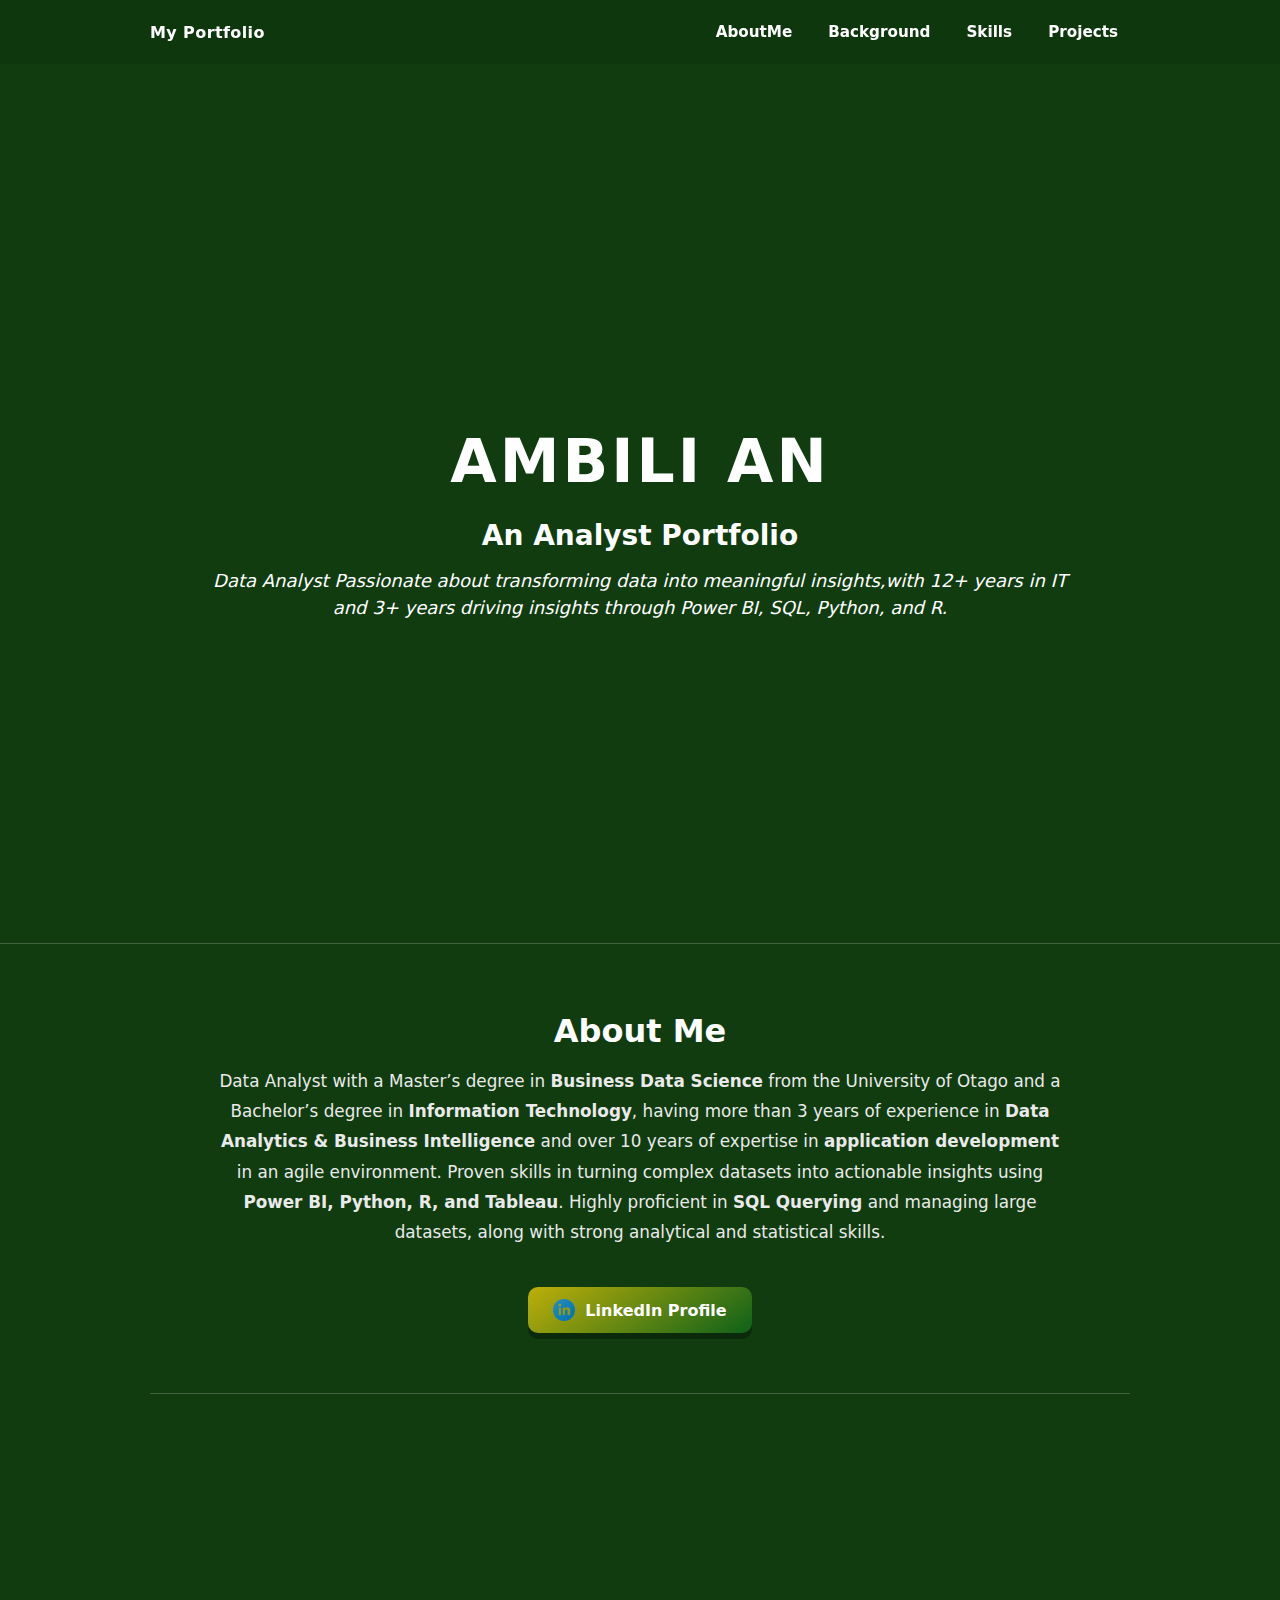
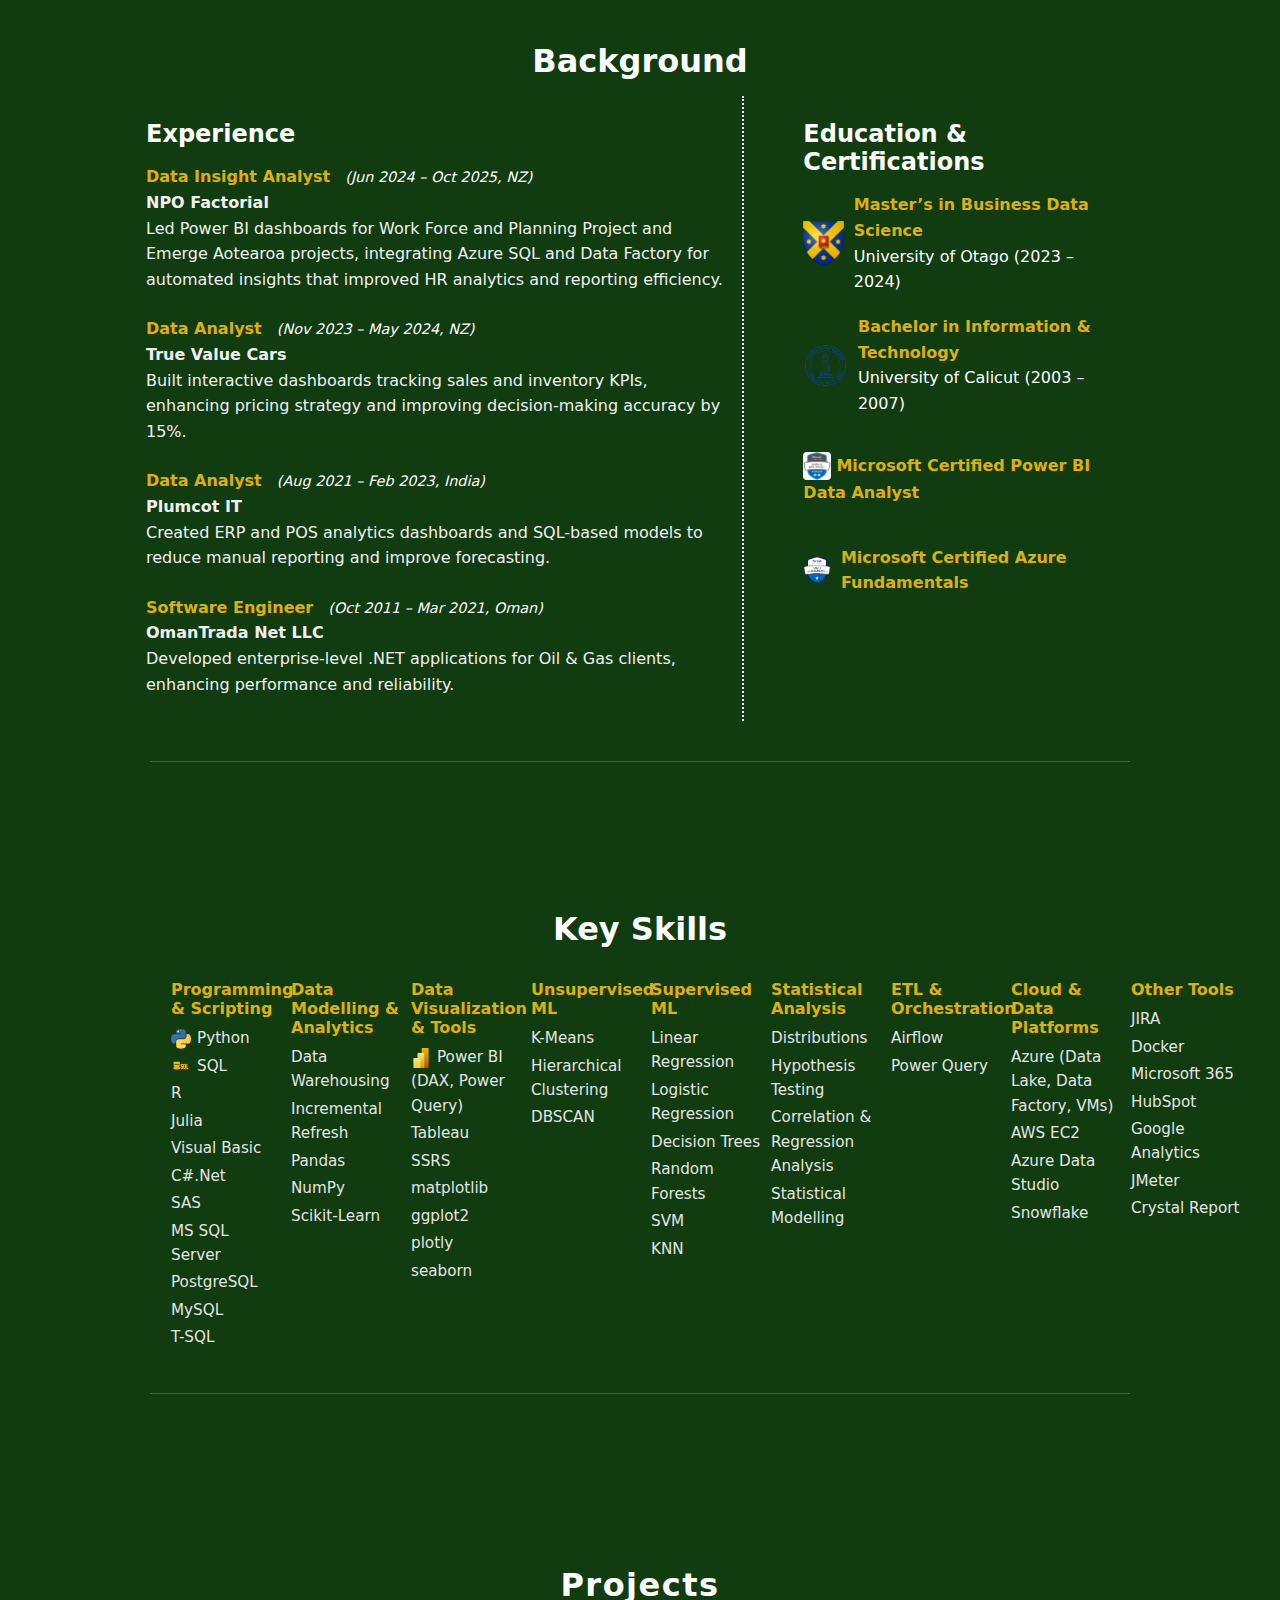
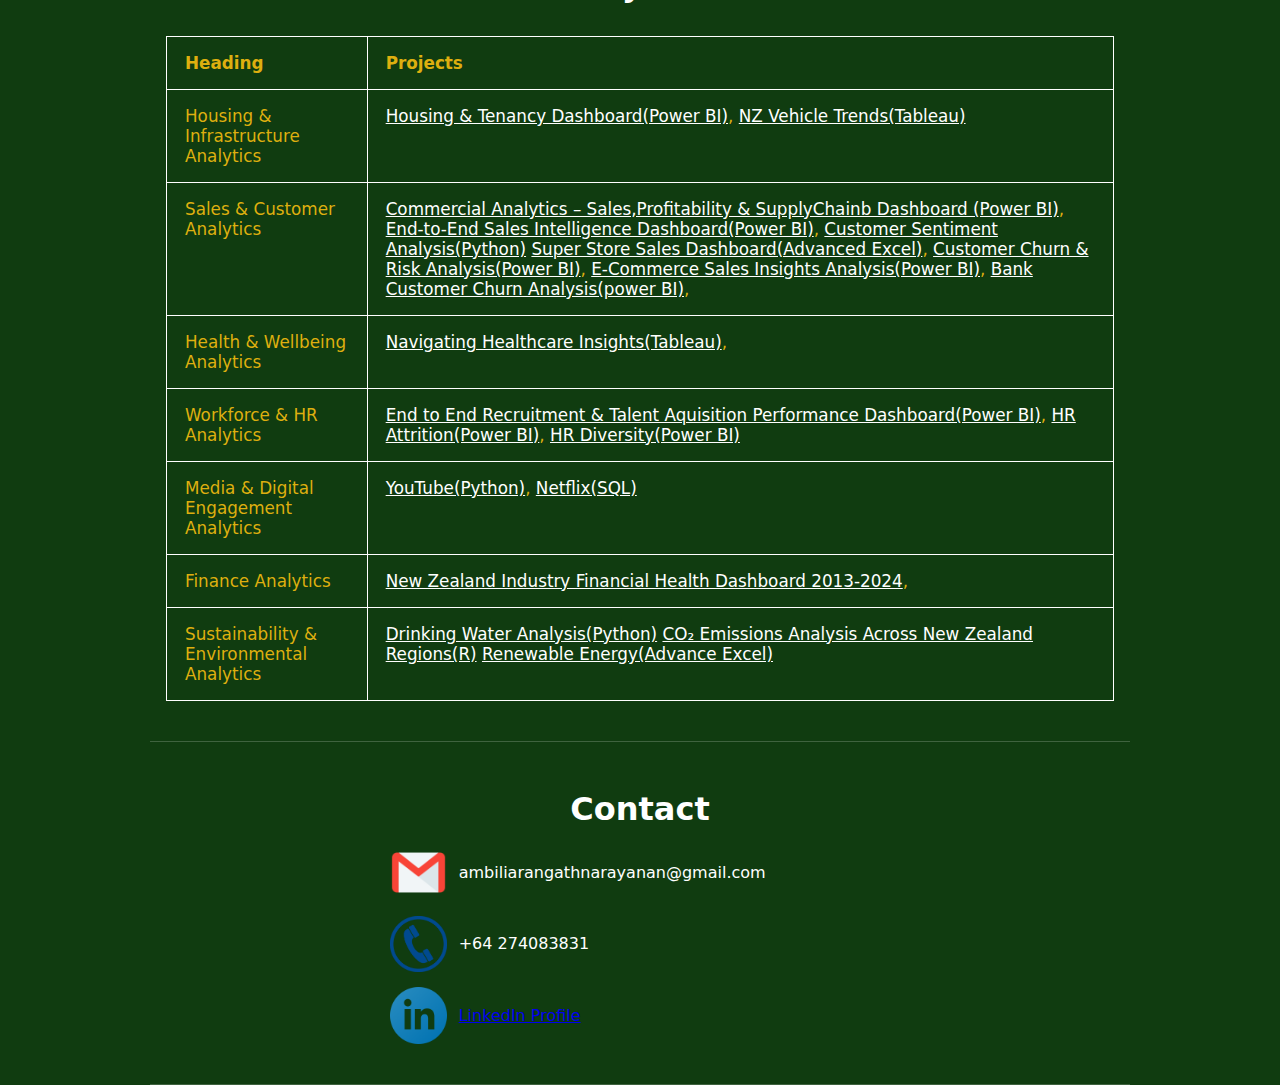
<file: index.html>
<!DOCTYPE html>
<html lang="en">
  <head>
    <meta http-equiv="refresh" content="0; url=project.html" />
    <title>Redirecting...</title>
  </head>
  <body>
    <p>If you are not redirected automatically, <a href="./project.html">click here</a>.</p>
  </body>
</html>
</file>
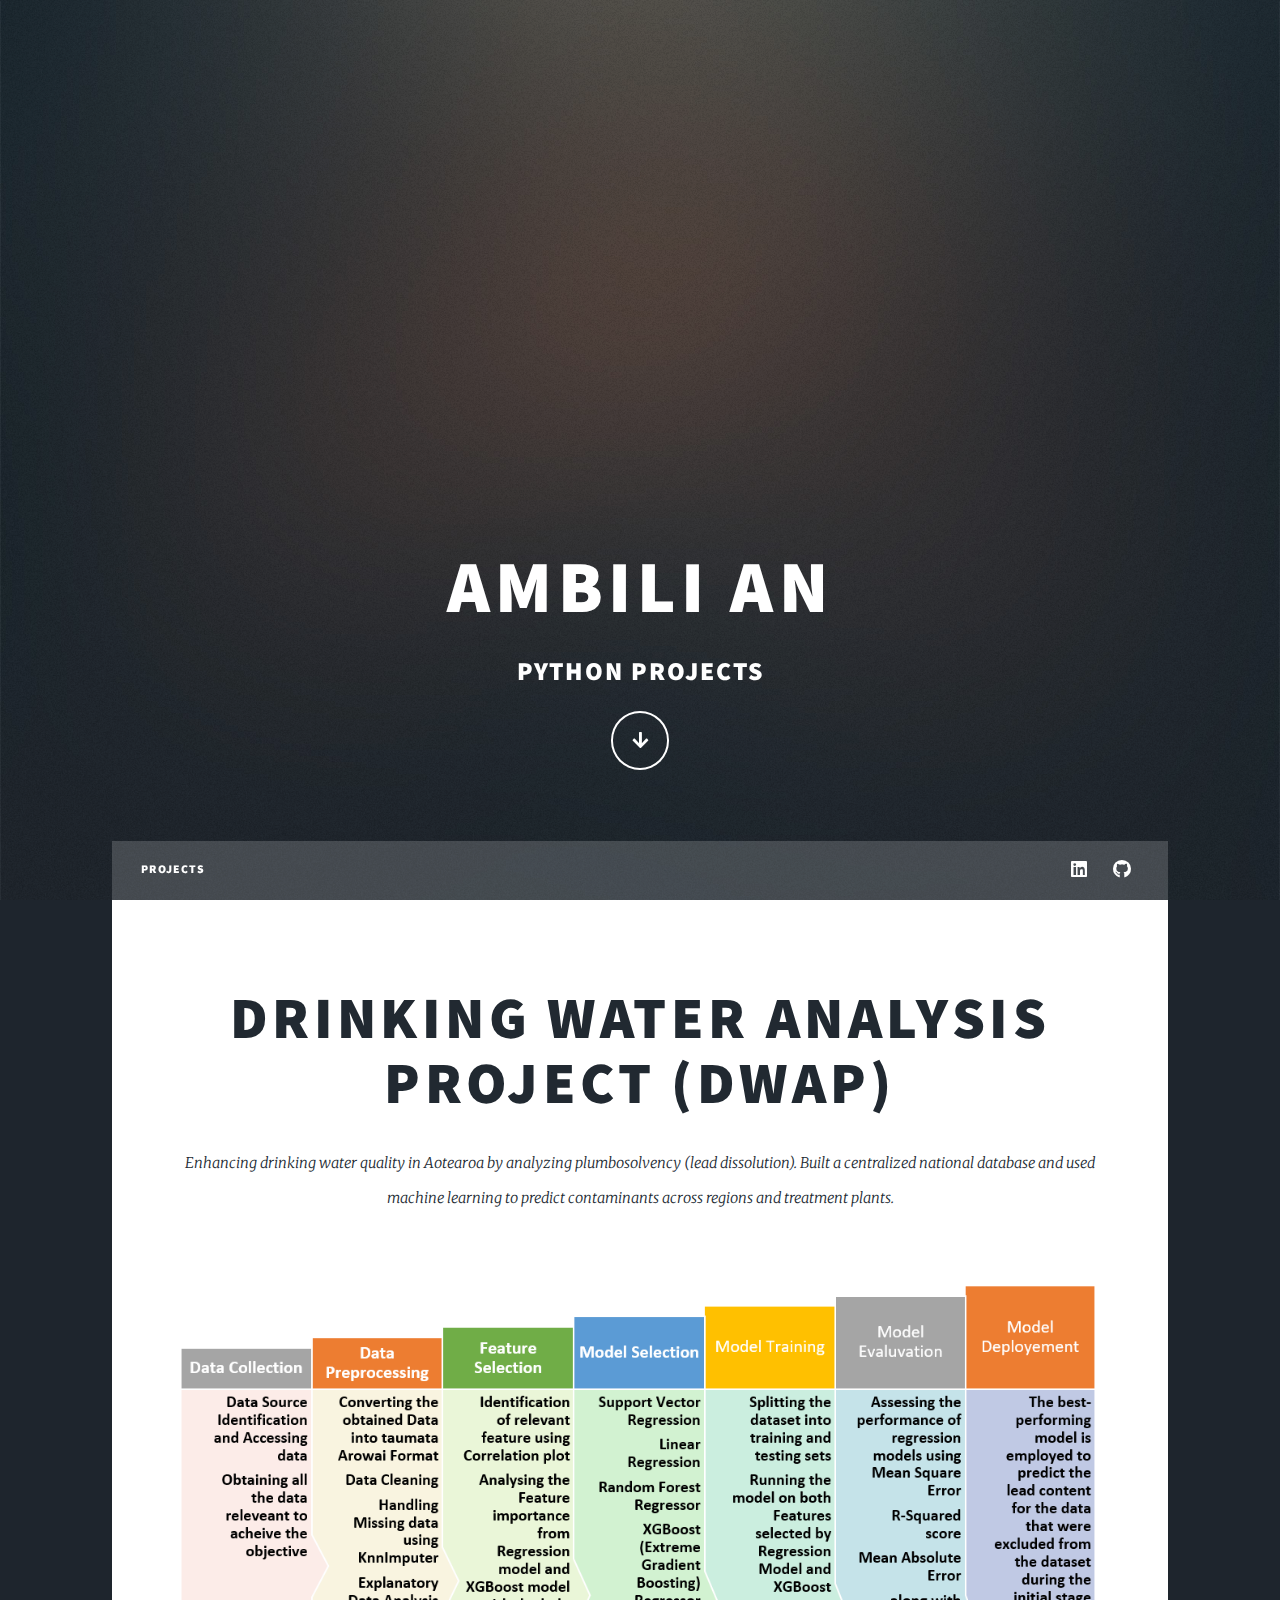
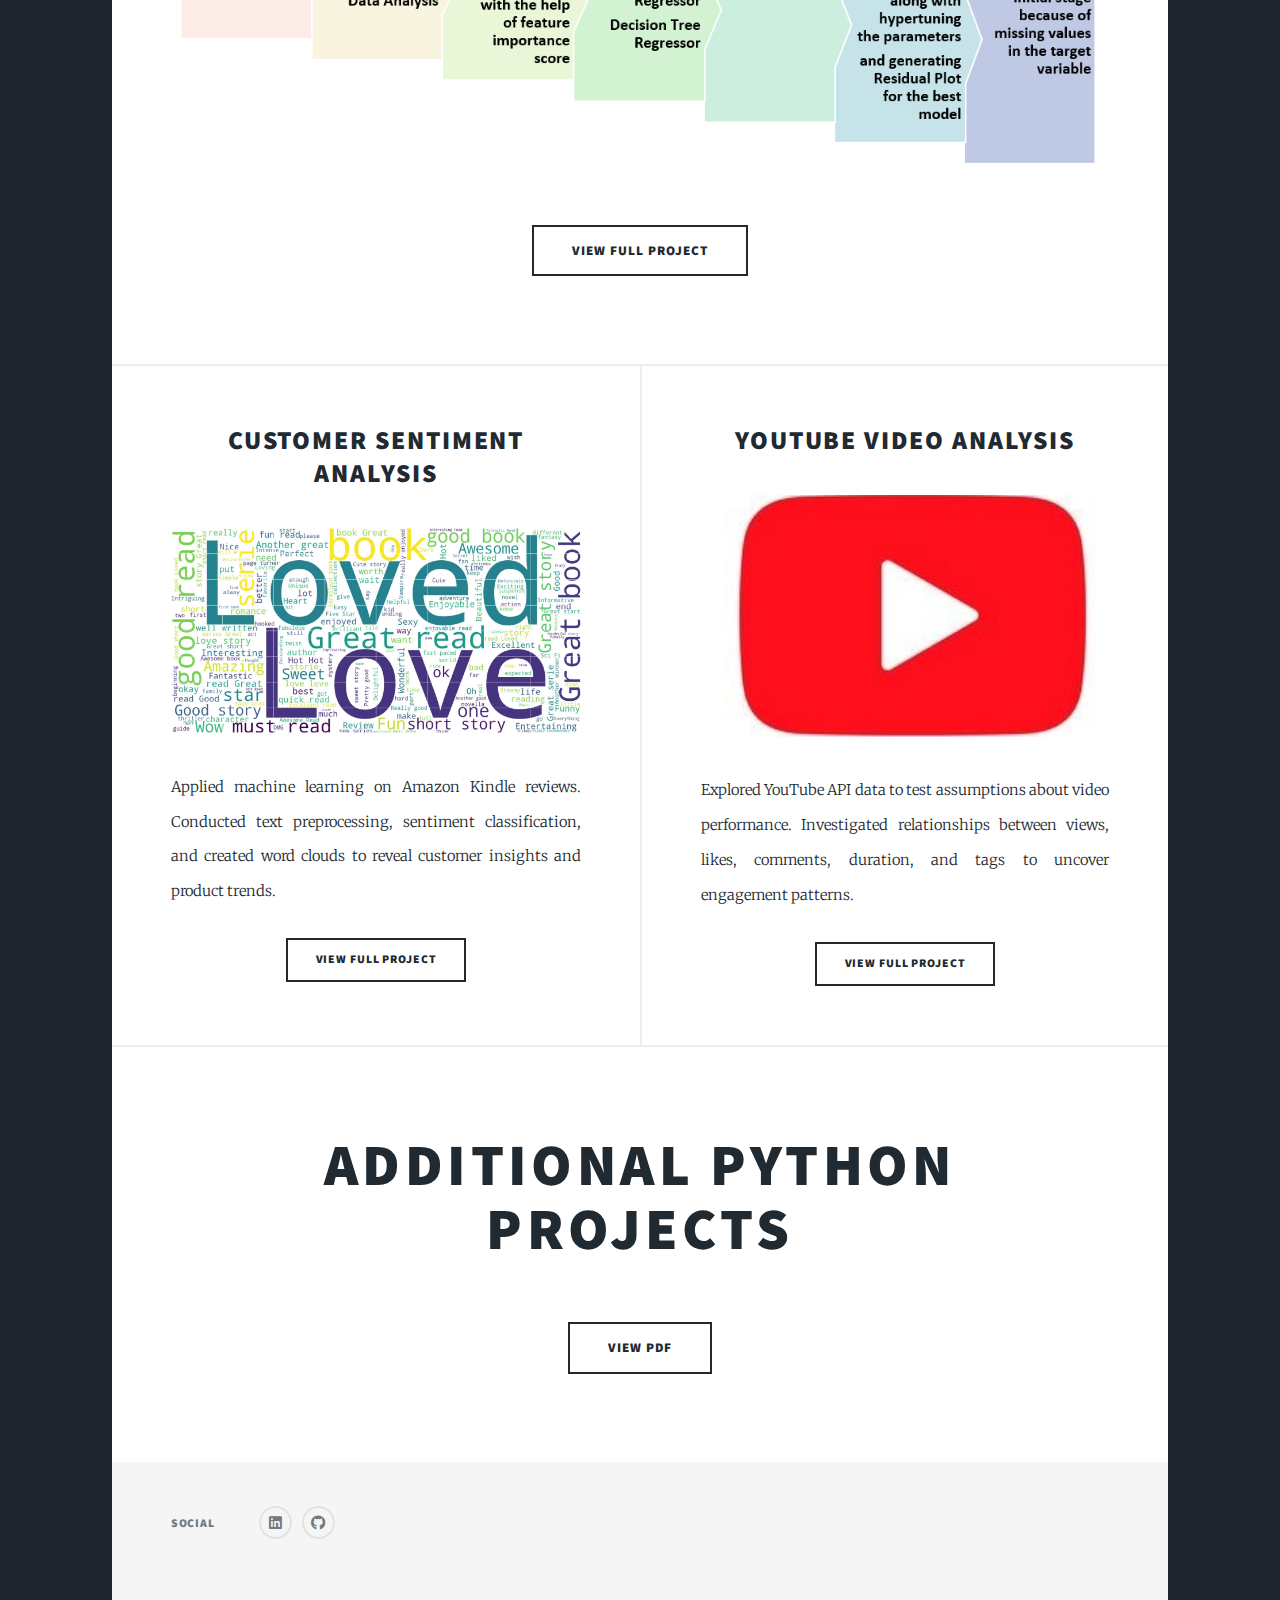
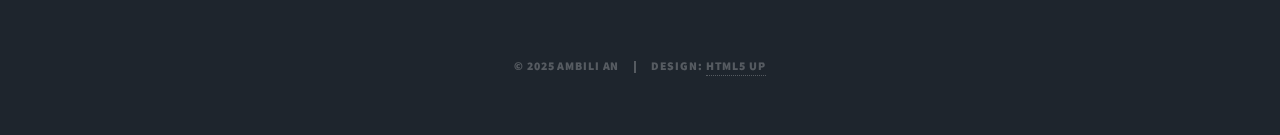
<file: html5up-massively/index.html>
<!DOCTYPE HTML>
<html lang="en">
<head>
  <title>Ambili AN | Python Projects</title>
  <meta charset="utf-8" />
  <meta name="viewport" content="width=device-width, initial-scale=1, user-scalable=no" />
  <link rel="stylesheet" href="assets/css/main.css" />
  <noscript><link rel="stylesheet" href="assets/css/noscript.css" /></noscript>
</head>
<body class="is-preload">

  <!-- Wrapper -->
  <div id="wrapper" class="fade-in">

    <!-- Intro -->
    <div id="intro">
      <h1>Ambili AN</h1>
      <h2>Python Projects</h2>
      <!-- <p>A data enthusiast experienced in SQL, Power BI, Python, and Azure. Passionate about transforming raw data into meaningful insights.</p> -->
      <ul class="actions">
        <li><a href="#main" class="button icon solid solo fa-arrow-down scrolly">Continue</a></li>
      </ul>
    </div>

    <!-- Header -->
    <header id="header">
      <a href="index.html" class="logo">Ambili | Data Enthusiast</a>
    </header>

    <!-- Navigation -->
    <nav id="nav">
      <ul class="links">
		<li><a href="#projects" class="scrolly">Projects</a></li>
		  </ul>
      <ul class="icons">
        <li><a href="https://www.linkedin.com/in/ambilian/" class="icon brands fa-linkedin"><span class="label">LinkedIn</span></a></li>
        <li><a href="https://github.com/ambilian/" class="icon brands fa-github"><span class="label">GitHub</span></a></li>
      </ul>
    </nav>

    <!-- Main Content -->
    <div id="main">

      <!-- Featured Project -->
      <article class="post featured">
        <header class="major">
          <h2><a href="https://github.com/ambilian/DWAP">Drinking Water Analysis Project (DWAP)</a></h2>
          <p>Enhancing drinking water quality in Aotearoa by analyzing plumbosolvency (lead dissolution). 
             Built a centralized national database and used machine learning to predict contaminants across regions and treatment plants.</p>
        </header>
        <a href="https://github.com/ambilian/DWAP" class="image main"><img src="images/Processflow.png" alt="DWAP project flowchart" /></a>
        <ul class="actions special">
          <li><a href="https://github.com/ambilian/DWAP" class="button large">View Full Project</a></li>
        </ul>
      </article>

     <!-- Smaller Projects Section -->
      <section class="posts">
        <article>
          <header>
            <h2><a href="https://github.com/ambilian/Customer-Sentiment-Analysis">Customer Sentiment Analysis</a></h2>
          </header>
          <a href="https://github.com/ambilian/Customer-Sentiment-Analysis" class="image fit"><img src="images/Word Cloud.jpg" alt="Word cloud" /></a>
          <p>Applied machine learning on Amazon Kindle reviews. Conducted text preprocessing, sentiment classification, and created word clouds to reveal customer insights and product trends.</p>
          <ul class="actions special">
            <li><a href="https://github.com/ambilian/Customer-Sentiment-Analysis" class="button">View Full Project</a></li>
          </ul>
        </article>

        <article>
          <header>
            <h2><a href="https://github.com/ambilian/youtube-video-analysis">YouTube Video Analysis</a></h2>
          </header>
          <a href="https://github.com/ambilian/youtube-video-analysis" class="image fit"><img src="images/yt.jpg" alt="YouTube data analysis" /></a>
          <p>Explored YouTube API data to test assumptions about video performance. 
             Investigated relationships between views, likes, comments, duration, and tags to uncover engagement patterns.</p>
          <ul class="actions special">
            <li><a href="https://github.com/ambilian/youtube-video-analysis" class="button">View Full Project</a></li>
          </ul>
        </article>
      </section>

      <!-- Additional Projects -->
      <article class="post featured">
        <header class="major">
          <h2><a href="https://github.com/ambilian/Portfolio.io/blob/main/Python%20Project%20Portfolio.pdf">Additional Python Projects</a></h2>
        </header>
        <ul class="actions special">
          <li><a href="https://github.com/ambilian/Portfolio.io/blob/main/Python%20Project%20Portfolio.pdf" class="button large">View PDF</a></li>
        </ul>
      </article>

    </div> <!-- End Main -->

    <!-- Footer -->
    <footer id="footer">
      <section class="split contact">
        <section>
          <h3>Social</h3>
          <ul class="icons alt">
            <li><a href="https://www.linkedin.com/in/ambili-an-526105200/" class="icon brands fa-linkedin"><span class="label">LinkedIn</span></a></li>
            <li><a href="https://github.com/ambilian/" class="icon brands fa-github"><span class="label">GitHub</span></a></li>
          </ul>
        </section>
      </section>
    </footer>

    <!-- Copyright -->
    <div id="copyright">
      <ul><li>&copy; 2025 Ambili AN</li><li>Design: <a href="https://html5up.net">HTML5 UP</a></li></ul>
    </div>

  </div> <!-- End Wrapper -->

  <!-- Scripts -->
  <script src="assets/js/jquery.min.js"></script>
  <script src="assets/js/jquery.scrollex.min.js"></script>
  <script src="assets/js/jquery.scrolly.min.js"></script>
  <script src="assets/js/browser.min.js"></script>
  <script src="assets/js/breakpoints.min.js"></script>
  <script src="assets/js/util.js"></script>
  <script src="assets/js/main.js"></script>

</body>
</html>
</file>
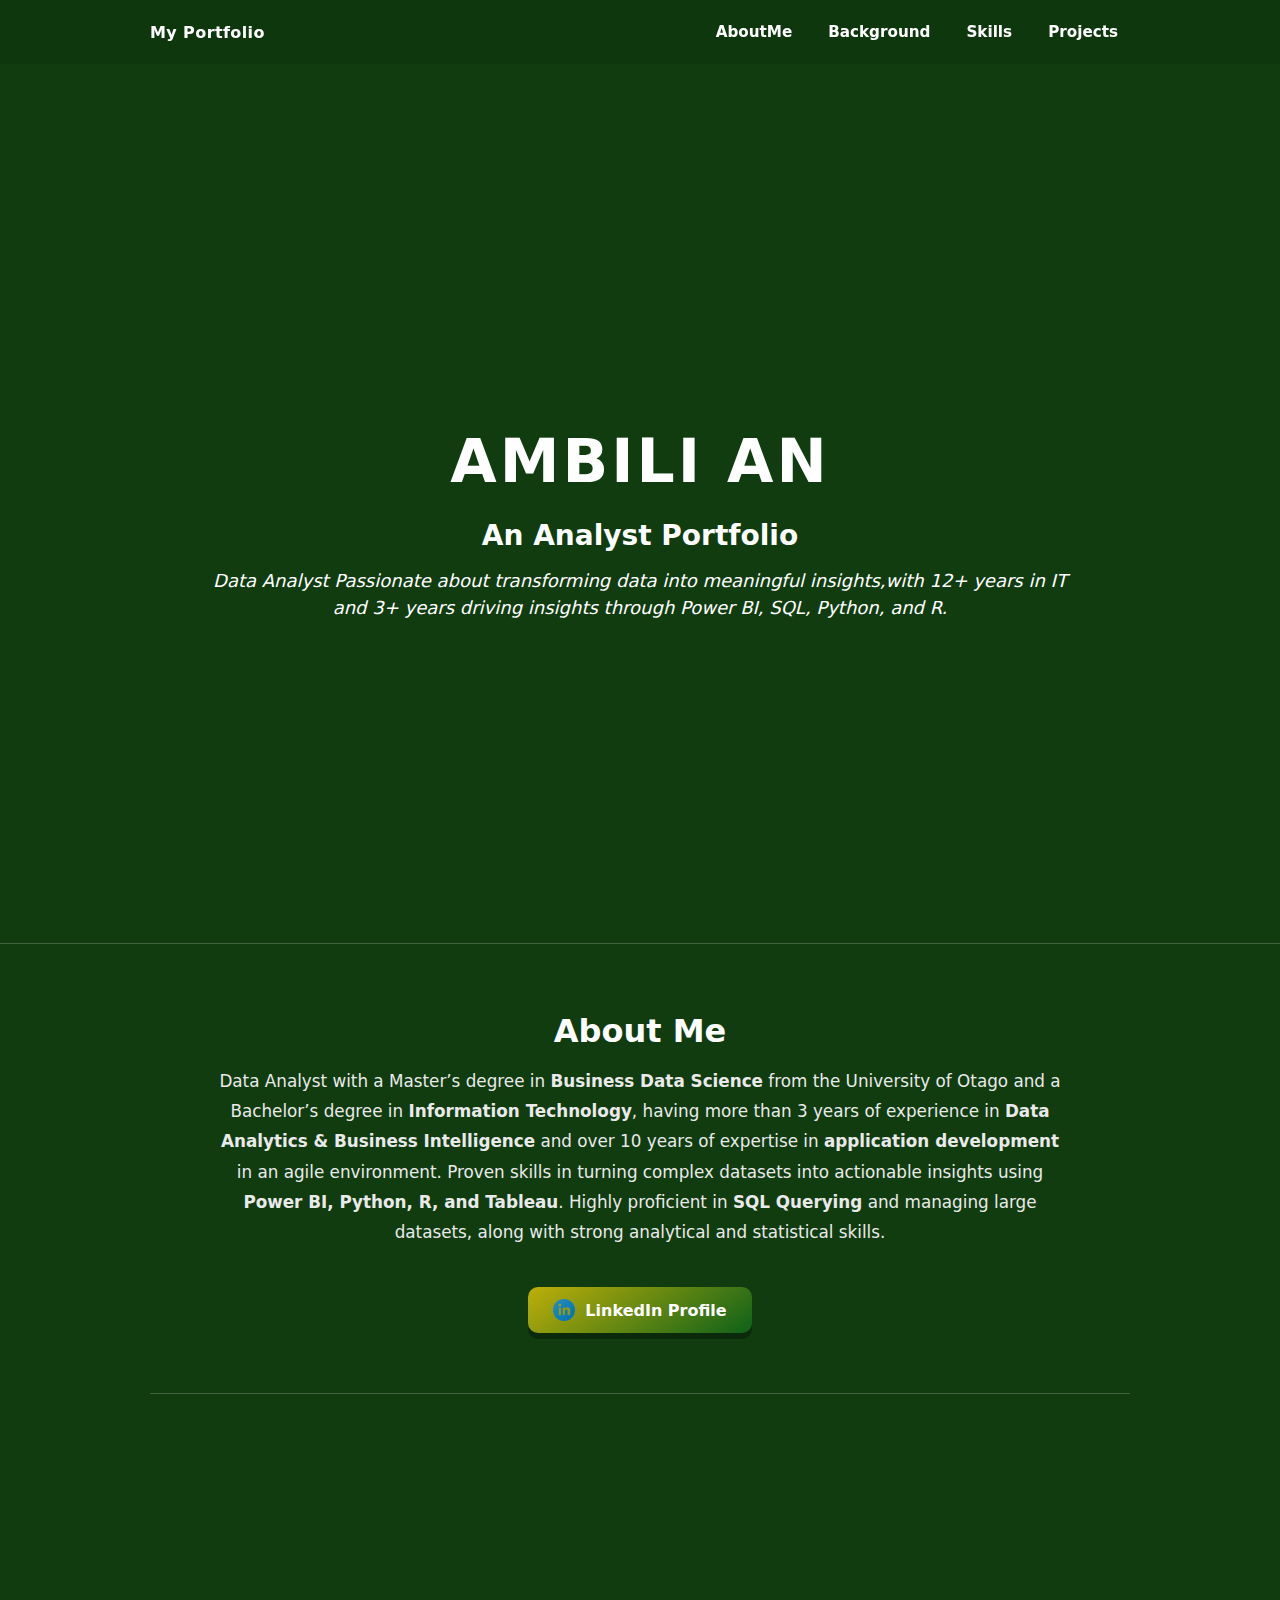
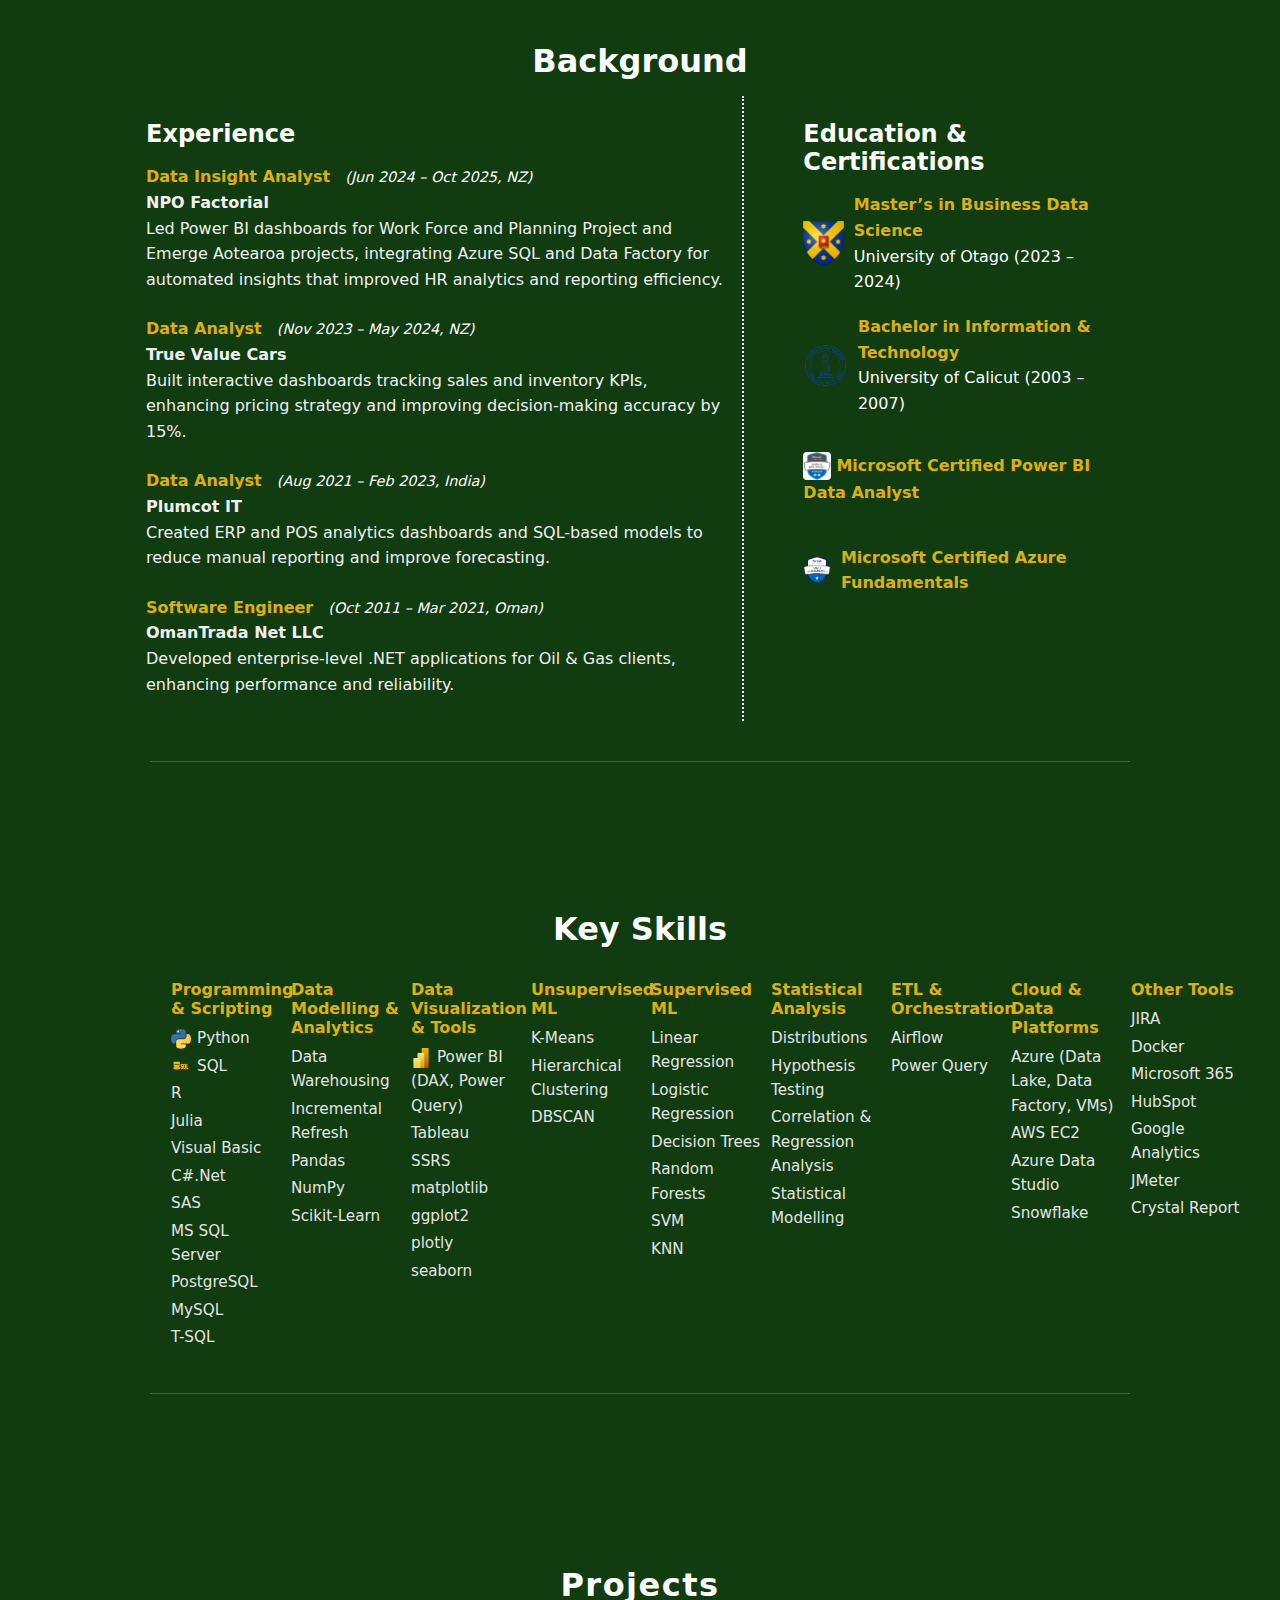
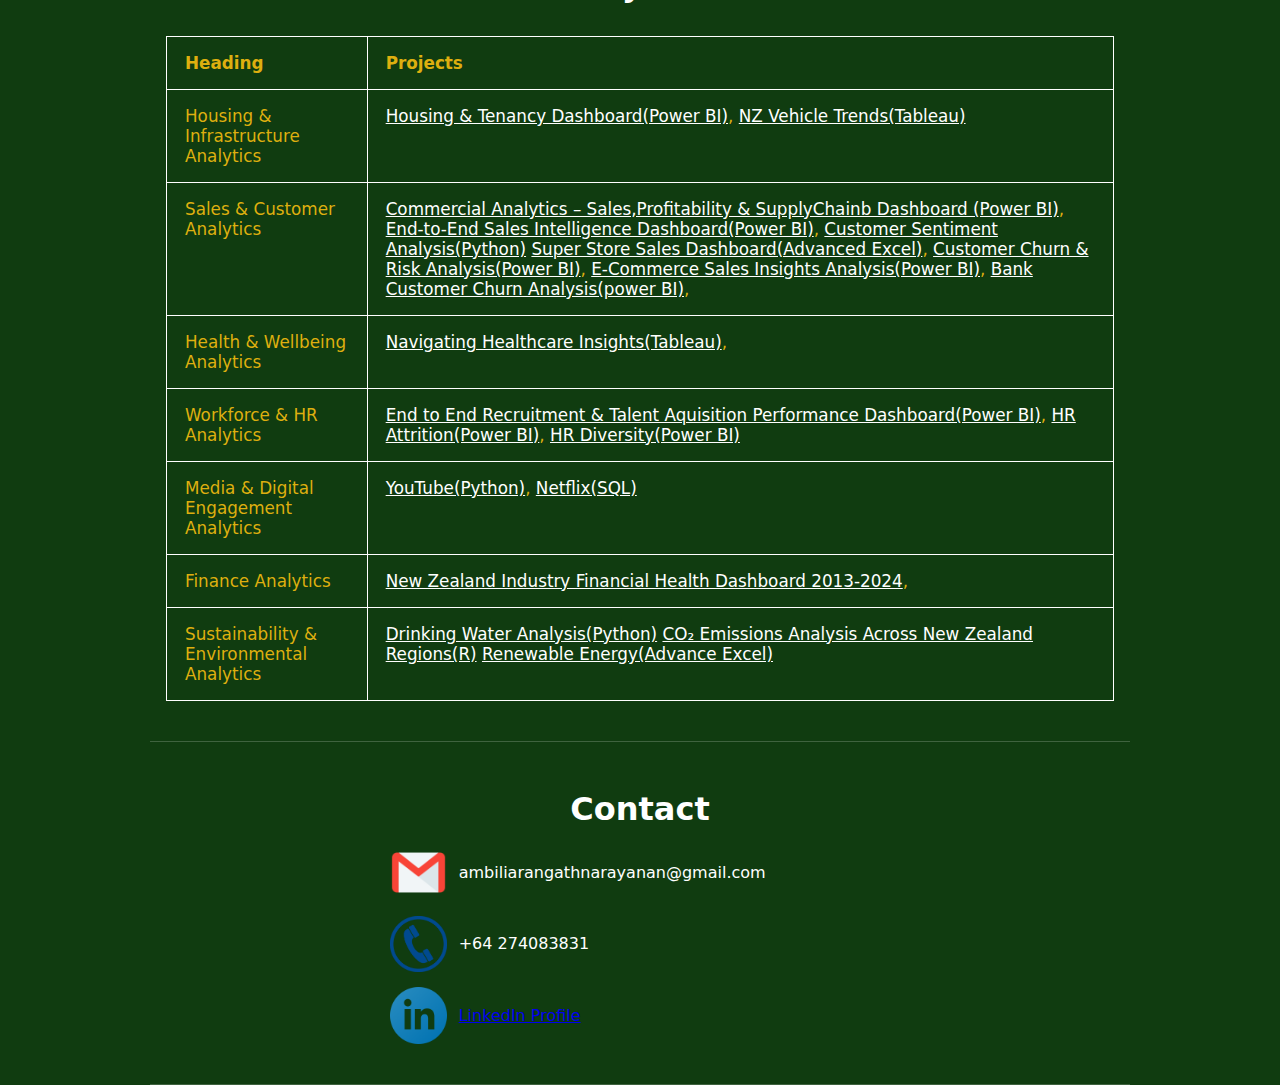
<file: project.html>
<!doctype html>
<html lang="en">
<head>
  <meta charset="utf-8" />
  <meta name="viewport" content="width=device-width,initial-scale=1" />
  <title>Ambili AN — Portfolio</title>
  <style>
    :root {
      --bg: rgb(16, 60, 16);
      --text: #ffffff;
      --accent: rgb(222,175,15);
      --nav-height: 64px;
      --max-width: 980px;
    }

    html, body {
      height: 100%;
      margin: 0;
      font-family: system-ui, -apple-system, "Segoe UI", Roboto, "Helvetica Neue", Arial;
      background: var(--bg);
      color: var(--text);
    }

    .nav {
      position: sticky;
      top: 0;
      height: var(--nav-height);
      display: flex;
      align-items: center;
      justify-content: center;
      background: rgba(0,0,0,0.08);
      backdrop-filter: blur(4px);
      z-index: 100;
    }

    .nav-inner {
      width: 100%;
      max-width: var(--max-width);
      display: flex;
      align-items: center;
      justify-content: space-between;
      padding: 0 16px;
    }

    .brand { font-weight: 700; letter-spacing: 0.4px; }

    .menu { display: flex; gap: 12px; }

    .menu a {
      color: var(--text);
      text-decoration: none;
      padding: 8px 12px;
      border-radius: 6px;
      font-weight: 600;
      font-size: 0.95rem;
      transition: background .15s, transform .08s;
    }
    .menu a:hover { background: rgba(255,255,255,0.12); transform: translateY(-2px); }

    .container {
      max-width: var(--max-width);
      margin: 0 auto;
      padding: 40px 16px;
    }

    section {
      padding: 48px 0;
      box-sizing: border-box;
    }

    #home {
      background-color: rgb(16, 60, 16);
      color: white;
      height: 100vh;
      display: flex;
      align-items: center;
      justify-content: center;
      text-align: center;
    }

    .home-content h1 {
      font-size: 60px;
      letter-spacing: 3px;
      margin-bottom: 10px;
      text-transform: uppercase;
    }

    .home-content h2 { font-size: 28px; margin-bottom: 15px; }
    .home-content p { font-size: 18px; font-style: italic; width: 70%; margin: 0 auto; line-height: 1.5; }

    /* Background layout */
    #background {
      width: 85%;
      margin: 0 auto;
      color: #f0f0f0;
    }

    .background-grid {
      display: flex;
      justify-content: space-between;
      gap: 2.5rem;
    }

    .left-section {
      flex: 0.65;
      padding-right: 1.2rem;
      border-right: 2px dotted white;
      margin-left: -20px; /* closer to page margin */
    }

    .right-section {
      flex: 0.35;
      padding-left: 1.2rem;
    }

    .section-title {
      font-size: 2rem;
      font-weight: 700;
      color: white;
      margin-bottom: 1rem;
      text-align: center;
    }

    .subsection-title {
      font-size: 1.5rem;
      font-weight: 600;
      color: white;
      margin-bottom: 1rem;
    }

    ul {
      list-style-type: none;
      padding: 0;
      margin: 0;
    }

    li { margin-bottom: 1.5rem; line-height: 1.6; }

    .highlight, .duration { color: var(--accent); }
    .duration { margin-left: 5px; font-style: italic; }

    /* Education styling */
    .education-list li {
      display: flex;
      align-items: center;
      gap: 0.6rem;
      margin-bottom: 1.2rem;
    }

    .uni-logo {
      width: 45px;
      height: 45px;
      object-fit: contain;
    }

    .edu-details {
      display: flex;
      flex-direction: column;
    }
    .edu-logo, .cert-logo {
  width: 28px;     /* keep both logos same size */
  height: 28px;
  object-fit: contain;
  vertical-align: middle;
  border-radius: 4px;
}
    .edu-details strong { color: var(--accent); }
    .edu-details span { color: white; }

    /* Responsive Design */
    @media (max-width: 900px) {
      .background-grid {
        flex-direction: column;
      }
      .left-section {
        border-right: none;
        border-bottom: 2px dotted white;
        padding-bottom: 1.5rem;
        margin-left: 0;
      }
      .right-section {
        padding-left: 0;
        padding-top: 1.5rem;
      }
    }
    #experience, #education {
  margin-top: 0;        /* Reduce space outside the box */
  padding-top: 0;       /* Reduce space inside the box */
}

.section-title {
  margin-top: 0.5rem;   /* Adjust the title spacing if it’s pushing things down */
}
.education-container {
  padding: 0 2rem;
  color: white;
}

.edu-cert-block {
  display: flex;
  flex-direction: column;
  align-items: flex-start; /* Aligns all to left edge */
}

.education-item,
.certification-item {
  width: 100%;
  margin-bottom: 1.2rem;
}

.qualification {
  color: rgb(222,175,15); /* soft yellow */
  font-weight: bold;
  margin-bottom: 0.3rem;
}

.edu-row {
  display: flex;
  align-items: center;
  gap: 10px;          /* spacing between logo and text */
  margin-left: 0;     /* ensures left edge alignment */
}

.edu-logo {
  width: 28px;
  height: 28px;
  object-fit: contain;
  flex-shrink: 0;     /* prevents logo from resizing unevenly */
}

.university-name {
  color: white;
}

.duration {
  color: white;
  font-size: 0.9rem;
  margin-left: 10px;
}
/* Skills Section Styling */
.skills-grid {
  display: flex;
  justify-content: flex-start;
  gap: 1rem;
  flex-wrap: wrap;
  margin-left: 0;
}

.skill-column {
  flex: 1 1 12%;
  min-width: 120px;
  color: #e5e5e5;
}

.skill-column h3 {
  color: rgb(222,175,15);
  font-size: 1rem;
  margin-bottom: 0.4rem;
}

.skill-column ul {
  padding-left: 0;
  margin: 0;
  list-style-type: none;
}

.skill-column li {
  margin-bottom: 0.3rem;
  font-size: 0.85rem;
}

.highlight {
  color: rgb(222,175,15);
  font-weight: 600;
}

@media (max-width: 1200px) {
  .skill-column {
    flex: 1 1 22%;
    margin-bottom: 1rem;
  }
}

@media (max-width: 768px) {
  .skill-column {
    flex: 1 1 45%;
  }
}

@media (max-width: 480px) {
  .skill-column {
    flex: 1 1 100%;
  }
}#aboutme {
  text-align: center;
  color: white;
  padding: 60px 20px;
}

.about-text {
  max-width: 850px;
  margin: 0 auto 40px auto;
  line-height: 1.8;
  font-size: 1.05rem;
  color: #eaeaea;
}

.about-buttons {
  display: flex;
  justify-content: center;
  gap: 20px;
  flex-wrap: wrap;
}

.about-btn {
  display: inline-flex;
  align-items: center;
  gap: 10px;
  padding: 12px 25px;
  border: none;
  border-radius: 10px;
  font-weight: 600;
  font-size: 1rem;
  color: #fff;
  text-decoration: none;
  box-shadow: 0 6px 0 rgba(0, 0, 0, 0.3);
  transition: all 0.25s ease-in-out;
}

.about-btn:hover {
  transform: translateY(-4px);
  box-shadow: 0 10px 15px rgba(0, 0, 0, 0.4);
}

.about-btn:active {
  transform: translateY(3px);
  box-shadow: 0 3px 5px rgba(0, 0, 0, 0.3);
}

/* LinkedIn button */
.about-btn.linkedin {
  background: linear-gradient(145deg,  rgb(190, 175, 9), rgb(14, 97, 26));
}

/* CV Download button */
.about-btn.cv {
  background: linear-gradient(145deg,  rgb(190, 175, 9), rgb(14, 97, 26));
}

.btn-icon {
  width: 22px;
  height: 22px;
  object-fit: contain;
}

#background {
  margin-top: 200px; /* adjust the value to push it down */
}
#skills {
  margin-top: 100px; /* adjust the value to push it down */
}
#project {
  margin-top: 100px; /* adjust the value to push it down */
#contact {
  margin-top: 200px; /* adjust the value to push it down */
}
    html { scroll-behavior: smooth; }
  </style>
</head>
<body>

  <header class="nav">
    <div class="nav-inner">
      <div class="brand">My Portfolio</div>
      <nav class="menu">
        <a href="#aboutme">AboutMe</a>
        <a href="#background">Background</a>
        <a href="#skills">Skills</a>
        <a href="#projects">Projects</a>
        
        
      </nav>
    </div>
  </header>

  <!-- HOME -->
  <section id="home">
    <div class="home-content">
      <h1>AMBILI AN</h1>
      <h2>An Analyst Portfolio</h2>
      <p><i>Data Analyst Passionate about transforming data into meaningful insights,with 12+ years in IT and 3+ years driving insights through Power BI, SQL, Python, and R.</i></p>
    </div>
  </section>
  <section id="aboutme" class="container" aria-labelledby="aboutme-title">
    <h2 id="aboutme-title" class="section-title">About Me</h2>
  
    <p class="about-text">
      Data Analyst with a Master’s degree in <strong>Business Data Science</strong> from the University of Otago and a Bachelor’s degree in <strong>Information Technology</strong>, having more than 3 years of experience in <strong>Data Analytics & Business Intelligence</strong> and over 10 years of expertise in <strong>application development</strong> in an agile environment. Proven skills in turning complex datasets into actionable insights using <strong>Power BI, Python, R, and Tableau</strong>. Highly proficient in <strong>SQL Querying</strong> and managing large datasets, along with strong analytical and statistical skills.
    </p>
  
    <div class="about-buttons">
       <a href="https://www.linkedin.com/in/ambilian/" target="_blank" class="about-btn linkedin">
        <img src="./logo/linkedin.png" alt="LinkedIn Logo" class="btn-icon"> LinkedIn Profile
      </a>
    <!--  <a href="./Ambili AN Resume.pdf" download class="about-btn cv">
        <img src="./logo/downloadcv.png" alt="Download CV" class="btn-icon"> Download CV
      </a> 
      -->
    </div>
  </section>
  <!-- Background -->
  <section id="background" class="container">
    <h2 class="section-title">Background</h2>

    <div class="background-grid">
      <!-- Experience -->
      <div class="left-section">
        <h3 class="subsection-title">Experience</h3>
        <ul>
          <li>
            <strong class="highlight">Data Insight Analyst</strong>
            <span class="duration">(Jun 2024 – Oct 2025, NZ)</span><br>
            <strong>NPO Factorial</strong><br>
            Led Power BI dashboards for Work Force and Planning Project and Emerge Aotearoa projects, integrating Azure SQL and Data Factory for automated insights that improved HR analytics and reporting efficiency.
          </li>
          <li>
            <strong class="highlight">Data Analyst</strong>
            <span class="duration">(Nov 2023 – May 2024, NZ)</span><br>
            <strong>True Value Cars</strong><br>
            Built interactive dashboards tracking sales and inventory KPIs, enhancing pricing strategy and improving decision-making accuracy by 15%.
          </li>
          <li>
            <strong class="highlight">Data Analyst</strong>
            <span class="duration">(Aug 2021 – Feb 2023, India)</span><br>
            <strong>Plumcot IT</strong><br>
            Created ERP and POS analytics dashboards and SQL-based models to reduce manual reporting and improve forecasting.
          </li>
          <li>
            <strong class="highlight">Software Engineer</strong>
            <span class="duration">(Oct 2011 – Mar 2021, Oman)</span><br>
            <strong>OmanTrada Net LLC</strong><br>
            Developed enterprise-level .NET applications for Oil & Gas clients, enhancing performance and reliability.
          </li>
        </ul>
      </div>

      <!-- Education -->
      <div class="right-section">
        <h3 class="subsection-title">Education & Certifications</h3>
        <ul class="education-list">
          <li>
            <img src="./logo/university-of-otago-logo-profile.png" alt="University of Otago Logo" class="uni-logo">
            <div class="edu-details">
              <strong>Master’s in Business Data Science</strong>
              <span>University of Otago (2023 – 2024)</span>
            </div>
          </li>
          <li>
            <img src="./logo/University_of_calicut_logo.png" alt="University of Calicut Logo" class="uni-logo">
            <div class="edu-details">
              <strong>Bachelor in Information & Technology</strong>
              <span>University of Calicut (2003 – 2007)</span>
            </div>
          </li>
          <li>
            <p class="certification">
              <img src="./logo/1595603847291.png" alt="Power BI Logo" class="cert-logo">
            <strong class="highlight">Microsoft Certified Power BI Data Analyst </strong></li>
          <li>
            <p class="certification">
              <img src="./logo/1649839178239.png" alt="Azure Logo" class="cert-logo">
              </p><strong class="highlight">Microsoft Certified Azure Fundamentals </strong></li>
        </ul>
      </div>
    </div>
  </section>

 
<!-- Skills Section -->
<section id="skills" class="container" aria-labelledby="skills-title">
  <h2 id="skills-title" class="section-title">Key Skills</h2>

  <div class="skills-grid">
    <div class="skill-column">
      <h3>Programming & Scripting</h3>
      <ul class="sub-items">
        <li><img src="./logo/python.png" alt="Python Logo" class="skill-icon">Python</li>
        <li><img src="./logo/SQL.png" alt="SQL Logo" class="skill-icon">SQL</li>
        <li>R</li>
        <li>Julia</li>
        <li>Visual Basic</li>
        <li>C#.Net</li>
        <li>SAS</li>
        <li>MS SQL Server</li>
        <li>PostgreSQL</li>
        <li>MySQL</li>
        <li>T-SQL</li>
      </ul>
    </div>

    <div class="skill-column">
      <h3>Data Modelling & Analytics</h3>
      <ul class="sub-items">
        <li>Data Warehousing</li>
        <li>Incremental Refresh</li>
        <li>Pandas</li>
        <li>NumPy</li>
        <li>Scikit-Learn</li>
      </ul>
    </div>

    <div class="skill-column">
      <h3>Data Visualization & Tools</h3>
      <ul class="sub-items">
        <li><img src="./logo/PBI.png" alt="PBI Logo" class="skill-icon">Power BI (DAX, Power Query)</li>
        <li>Tableau</li>
        <li>SSRS</li>
        <li>matplotlib</li>
        <li>ggplot2</li>
        <li>plotly</li>
        <li>seaborn</li>
      </ul>
    </div>

    <div class="skill-column">
      <h3>Unsupervised ML</h3>
      <ul class="sub-items">
        
        <li>K-Means</li>
        <li>Hierarchical Clustering</li>
        <li>DBSCAN</li>
      </ul>
    </div>

    <div class="skill-column">
      <h3>Supervised ML</h3>
      <ul class="sub-items">
        <li>Linear Regression</li>
        <li>Logistic Regression</li>
        <li>Decision Trees</li>
        <li>Random Forests</li>
        <li>SVM</li>
        <li>KNN</li>
      </ul>
    </div>
    <div class="skill-column">
      <h3>Statistical Analysis</h3>
      <ul class="sub-items">
        <li>Distributions</li>
        <li>Hypothesis Testing</li>
        <li>Correlation & Regression Analysis</li>
        <li>Statistical Modelling</li>
      </ul>
    </div>
    <div class="skill-column">
      <h3>ETL & Orchestration</h3>
      <ul class="sub-items">
        <li></li>
        <li>Airflow</li>
        <li>Power Query</li>
      </ul>
    </div>

    <div class="skill-column">
      <h3>Cloud & Data Platforms</h3>
      <ul class="sub-items">
        <li>Azure (Data Lake, Data Factory, VMs)</li>
        <li>AWS EC2</li>
        <li>Azure Data Studio</li>
        <li>Snowflake</li>
      </ul>
    </div>

    <div class="skill-column">
      <h3>Other Tools</h3>
      <ul class="sub-items">
        <li>JIRA</li>
        <li>Docker</li>
        <li>Microsoft 365</li>
        <li>HubSpot</li>
        <li>Google Analytics</li>
        <li>JMeter</li>
        <li>Crystal Report</li>
      </ul>
    </div>
  </div>
</section>

<style>
.skills-grid {
  display: flex;
  justify-content: flex-start;
  flex-wrap: nowrap; /* prevent wrapping to new row */
  gap: 0; /* no space between columns */
  margin-left: 0;
}

.skill-column {
  flex: 1; /* equal width for all 8 columns */
  color: #e5e5e5;
  padding: 0 5px; /* small padding inside each column */
  min-width: 120px; /* adjust to fit all 8 columns in view */
}

.skill-column h3 {
  color: rgb(222,175,15);
  font-size: 1.0rem;
  margin-bottom: 0.5rem;
}

.skill-column ul {
  padding-left: 0;
  margin: 0;
  list-style-type: none;
}

.skill-column li {
  margin-bottom: 0.4rem;
  font-size: 0.95rem;
}

.highlight {
  color: rgb(222,175,15);
  font-weight: 600;
}

/* Ensure 8 columns stay on one row for large screens */
@media (max-width: 1600px) {
  .skill-column {
    min-width: 110px;
  }
}

@media (max-width: 1200px) {
  .skill-column {
    min-width: 100px;
  }
}

@media (max-width: 992px) {
  .skills-grid {
    flex-wrap: wrap; /* allow wrap for smaller screens */
  }
  .skill-column {
    flex: 1 1 45%;
    margin-bottom: 0.5rem;
  }
}

@media (max-width: 480px) {
  .skill-column {
    flex: 1 1 100%;
  }
}
.skill-icon {
  width: 20px;       /* adjust size */
  height: 20px;
  object-fit: contain;
  margin-right: 6px; /* space between icon and text */
  vertical-align: middle; /* aligns with text */
}
.sub-items {
  list-style-type: none;  /* removes bullets */
  padding-left: 1.2rem;   /* aligns sub-items uniformly */
  margin: 0.3rem 0 1rem 0; /* spacing above/below */
}

.sub-items li {
  margin-bottom: 0.2rem;  /* space between sub-items */
}
#projects {
  margin-top: 100px; /* adjust the value to push it down */
}
</style>


  <!-- Projects -->
  <section id="projects" class="container" aria-labelledby="projects-title">
    <h2 id="projects-title" class="section-title">Projects</h2>
  <!--
    <div class="project-buttons">
      <button class="project-btn python" onclick="window.location.href='./html5up-massively/index.html'">Python Projects</button>
      <button class="project-btn powerbi" onclick="window.location.href='./html5up-massively/powerbi.html'">Power BI Projects</button>
      <a href="https://github.com/ambilian/sqlwork/blob/main/SQL%20Projects.pdf" target="_blank">
        <button class="project-btn sql">SQL Projects</button>
      </a>
      
      <a href="https://github.com/ambilian/ExcelProjects/blob/main/Advanced%20Excel%20Project.pdf" target="_blank">
        <button class="project-btn excel">Excel Projects</button>
      </a>
      <button class="project-btn Tableau" onclick="window.location.href='./html5up-massively/Tableau.html'">Tableau Projects</button>
    </div>
    -->
    <div class="projects-table-wrap" role="region" aria-label="Projects table" tabindex="0">
     
    <table class="projects-table">
      <thead>
        <tr>
          <th>Heading</th>
          <th>Projects</th>
        </tr>
      </thead>
      <tbody>

       

        <tr>
          <td>Housing &amp; Infrastructure Analytics</td>
          <td>
            <a href="./html5up-massively/powerbi.html">Housing &amp; Tenancy Dashboard(Power BI)</a>, 
            <a href="./html5up-massively/Tableau.html">NZ Vehicle Trends(Tableau)</a>
          </td>
        </tr>

        <tr>
          <td>Sales &amp; Customer Analytics</td>
          <td>
          
            <a href="https://github.com/ambilian/Commercial-Analytics-sales-Profitability-Dashboard"> Commercial Analytics – Sales,Profitability & SupplyChainb Dashboard (Power BI)</a>,
              <a href="./html5up-massively/powerbi.html">End-to-End Sales Intelligence Dashboard(Power BI)</a>, 
             <a href="./html5up-massively/index.html">Customer Sentiment Analysis(Python)</a>
            <a href="./Report/Super sale Store Dashboard.pdf" target="_blank">Super Store Sales Dashboard(Advanced Excel)</a>, 
           <a href="./Report/Power_BI_Projects Customer Churn & Risk Analysis.pdf">Customer Churn & Risk Analysis(Power BI)</a>,
            <a href="./Report/Power_BI_Projects- E-Commerce Sales Insights Analysis.pdf">E-Commerce Sales Insights Analysis(Power BI)</a>,
            <a href="./Report/Power_BI_Projects Bank Customer Churn Analysis.pdf">Bank Customer Churn Analysis(power BI)</a>,
          </td>
        </tr>
         <tr>
          <td>Health &amp; Wellbeing Analytics</td>
          <td>
            <a href="./html5up-massively/Tableau.html">Navigating Healthcare Insights(Tableau)</a>, 
            
          </td>
        </tr>
        <tr>
          <td>Workforce &amp; HR Analytics</td>
          <td>
             <a href="https://github.com/ambilian/End-to-End-Recruitment-Dashboard">End to End Recruitment & Talent Aquisition Performance Dashboard(Power BI)</a>, 
             <a href="https://github.com/ambilian/Employee-Attrition-Analytics">HR Attrition(Power BI)</a>,
             <a href="./Report/Power_BI_Projects HR Gender Diversity and Inclusion Analytics.pdf">HR Diversity(Power BI)</a>
            </td>
        </tr>

        <tr>
          <td>Media &amp; Digital Engagement Analytics</td>
          <td>
            <a href="./html5up-massively/index.html">YouTube(Python)</a>, 
            <a href="./Report/Netflix Movie.pdf" target="_blank">Netflix(SQL)</a>
          </td>
        </tr>
        <tr>
          <td>Finance Analytics</td>
          <td>
            <a href="https://github.com/ambilian/New-Zealand-Industry-Financial-Health-Dashboard-2013-2024-">New Zealand Industry Financial Health Dashboard 2013-2024</a>, 
          </td>
        </tr>
        <tr>
          <td>Sustainability & Environmental Analytics</td>
          <td>
            <a href="./html5up-massively/index.html">Drinking Water Analysis(Python)</a>
             <a href="https://github.com/ambilian/R-Project/blob/main/Final%20Project%20Report.pdf">CO₂ Emissions Analysis Across New Zealand Regions(R)</a>
            <a href="./Report/Renewable Eneregy Dashboard.pdf" target="_blank">Renewable Energy(Advance Excel)</a>
          </td>
        </tr>

      </tbody>
    </table>
  </div>
  </section>
 
   
 
  <style>
  #projects {
    page-break-before: always; /* starts new page if printed */
    padding-top: 4rem;
    text-align: center;
  }
  
  /* Project heading styling */
  #projects-title {
    color: rgb(255, 255, 255);
    font-size: 2rem;
    margin-bottom: 2rem;
    letter-spacing: 1.5px;
  }
  
  /* Button container */
  .project-buttons {
    display: flex;
    justify-content: center;
    flex-wrap: wrap;
    gap: 25px;
  }
  
  /* Base button style */
  .project-btn {
    padding: 16px 35px;
    border: none;
    border-radius: 12px;
    cursor: pointer;
    font-weight: 700;
    font-size: 1.1rem;
    color: #fff;
    transition: all 0.25s ease-in-out;
    box-shadow: 0 6px 0 rgba(0, 0, 0, 0.3); /* 3D shadow */
    text-transform: uppercase;
    letter-spacing: 1px;
  }
  
  /* Hover effect for 3D “press” animation */
  .project-btn:hover {
    transform: translateY(-4px);
    box-shadow: 0 10px 15px rgba(0, 0, 0, 0.4);
  }
  
  /* Active (pressed) effect */
  .project-btn:active {
    transform: translateY(3px);
    box-shadow: 0 3px 5px rgba(0, 0, 0, 0.3);
  }
  
  /* Individual button colors */
  .powerbi {
    background: linear-gradient(145deg, rgb(222,175,15), rgb(180,140,10));
  }
  
  .python {
    background: linear-gradient(145deg, #3572A5, #2b5b85);
  }
  
  .sql {
    background: linear-gradient(145deg, #00758F, #005f73);
  }
  
  .excel {
    background: linear-gradient(145deg, #217346, #165a33);
  }
  .Tableau {
  background: linear-gradient(145deg, #E87329, #B85C20); /* orange-brown gradient */
  color: #ffffff; /* ensures text is visible */
}
      .projects-table-wrap {
  margin-top: 2rem;
  overflow-x: auto;
}

.projects-table {
  width: 100%;
  border-collapse: collapse;
  color:  rgb(222,175,15);              /* FORCE YELLOW TEXT */
  font-size: 1.05rem;          /* BIGGER FONT */
}

.projects-table th,
.projects-table td {
  border: 1.5px solid #ffffff; /* STRONGER WHITE LINES */
  padding: 16px 18px;          /* MORE BREATHING SPACE */
  vertical-align: top;
  text-align: left;            /* LEFT ALIGN CONTENT */
}

.projects-table th {
  font-weight: 700;
  text-align: left;            /* ENSURE LEFT ALIGN */
}

.projects-table td {
  font-weight: 500;
}

.projects-table a {
  color: #ffffff;              /* WHITE LINKS */
  text-decoration: underline;
}

.projects-table a:hover {
  opacity: 0.85;
}

/* Mobile optimisation */
@media (max-width: 768px) {
  .projects-table {
    font-size: 1.05rem;
  }

  .projects-table th,
  .projects-table td {
    padding: 14px;
  }
}
</style>
 

  <!-- Contact -->
  <section id="contact" class="container" aria-labelledby="contact-title">
    <h2 id="contact-title" class="section-title">Contact</h2>
    
    <div class="contact-info">
      <!-- Email -->
      <div class="contact-item">
        <img src="./logo/emailicon.png" alt="Email Icon" class="contact-icon">
        <span>ambiliarangathnarayanan@gmail.com</span>
      </div>
  
      <!-- Phone -->
      <div class="contact-item">
        <img src="./logo/Phoneicon.png" alt="Phone Icon" class="contact-icon">
        <span>+64 274083831</span>
      </div>
  
      <!-- LinkedIn -->
      <div class="contact-item">
        <img src="./logo/linkedin.png" alt="LinkedIn Icon" class="contact-icon">
        <a href="https://www.linkedin.com/in/ambilian/" target="_blank">LinkedIn Profile</a>
      </div>
    </div>
  </section>
 
  <style>
.contact-info {
  display: flex;
  flex-direction: column; /* stack items vertically */
  gap: 15px; /* space between each contact item */
  max-width: 500px; /* optional, keeps content neat */
  margin: 0 auto;
}

.contact-item {
  display: flex;
  align-items: center;
  gap: 12px; /* space between icon and text */
  font-size: 1rem;
  color: #fff;
}

.contact-icon {
  width: 1.5cm;
  height: 1.5cm;
  object-fit: contain;
}
section {
  padding: 60px 20px;
  box-sizing: border-box;
  border-bottom: 1px solid rgba(255,255,255,0.2); /* subtle line */
  
  position: relative;
  padding-top: 80px; /* space for nav */
  margin-top: -20px; /* optional fine-tuning */

}

</style>

</body>
</html>
</file>
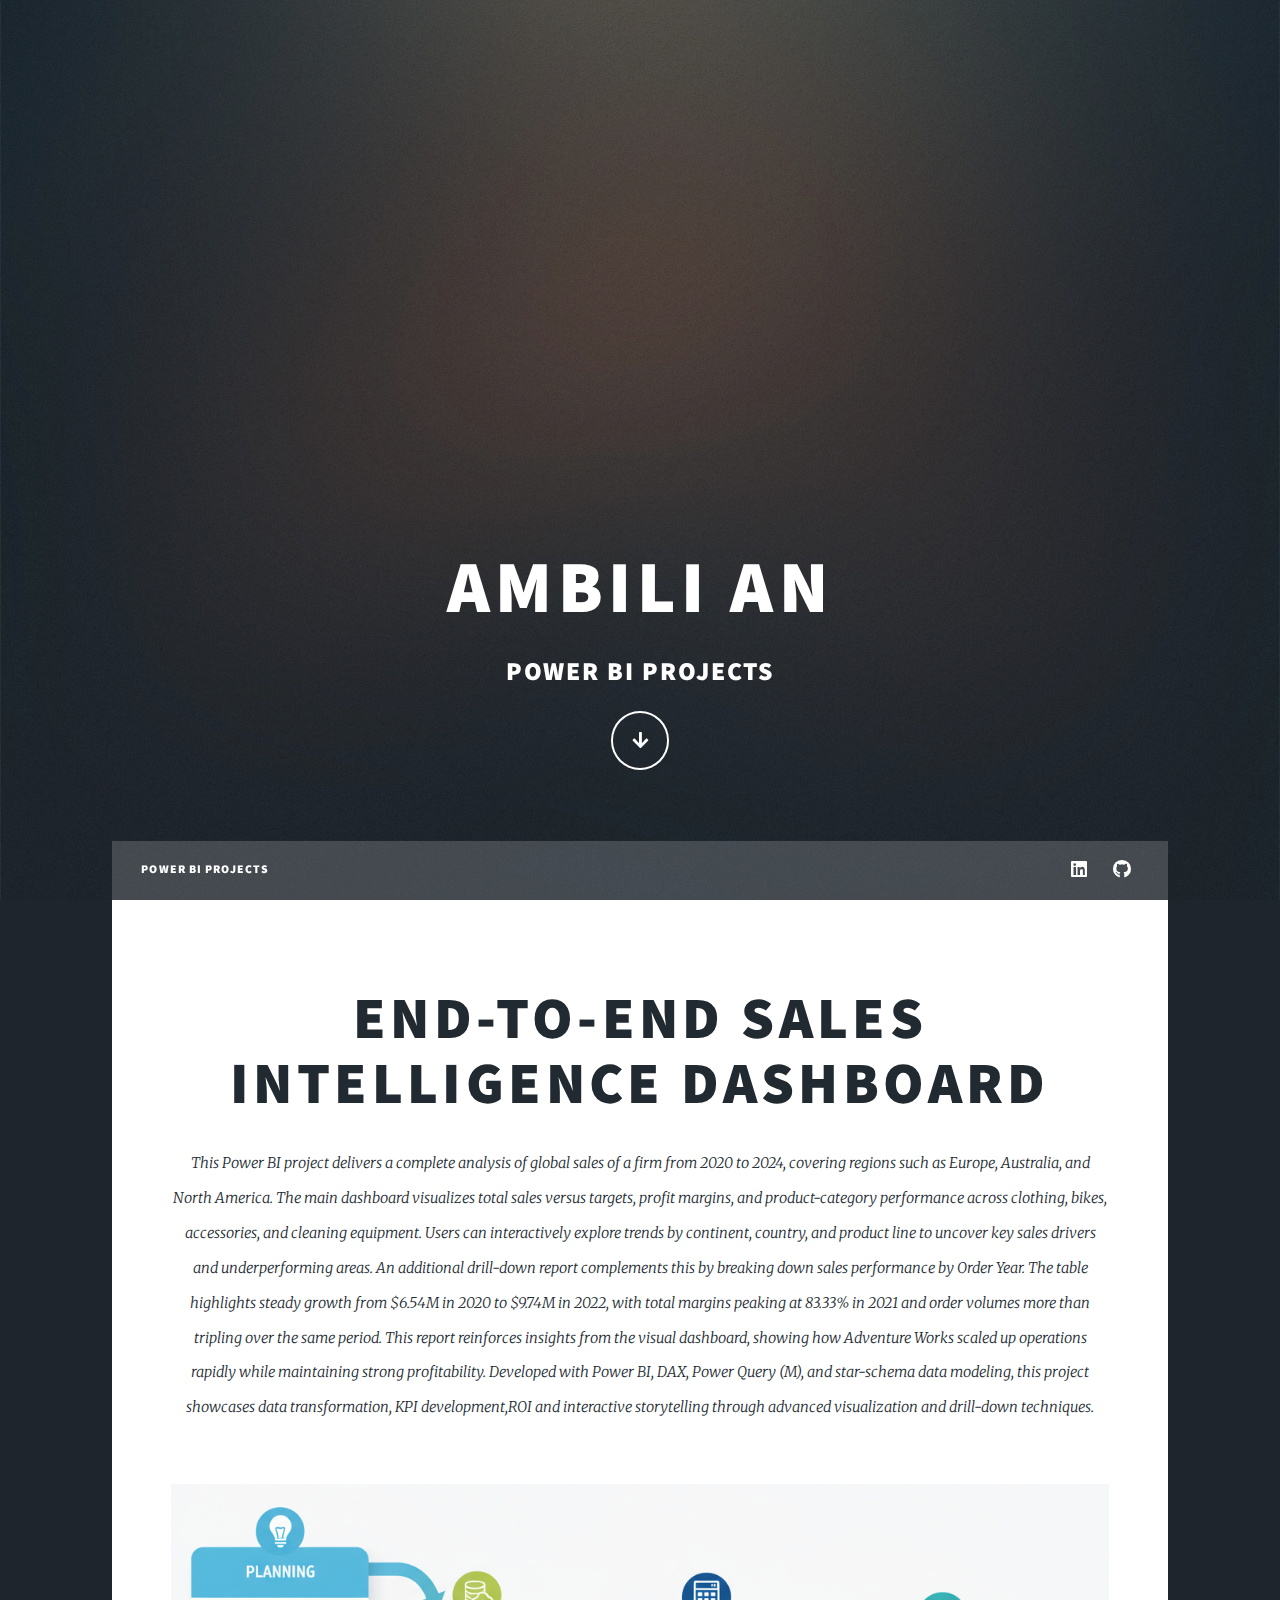
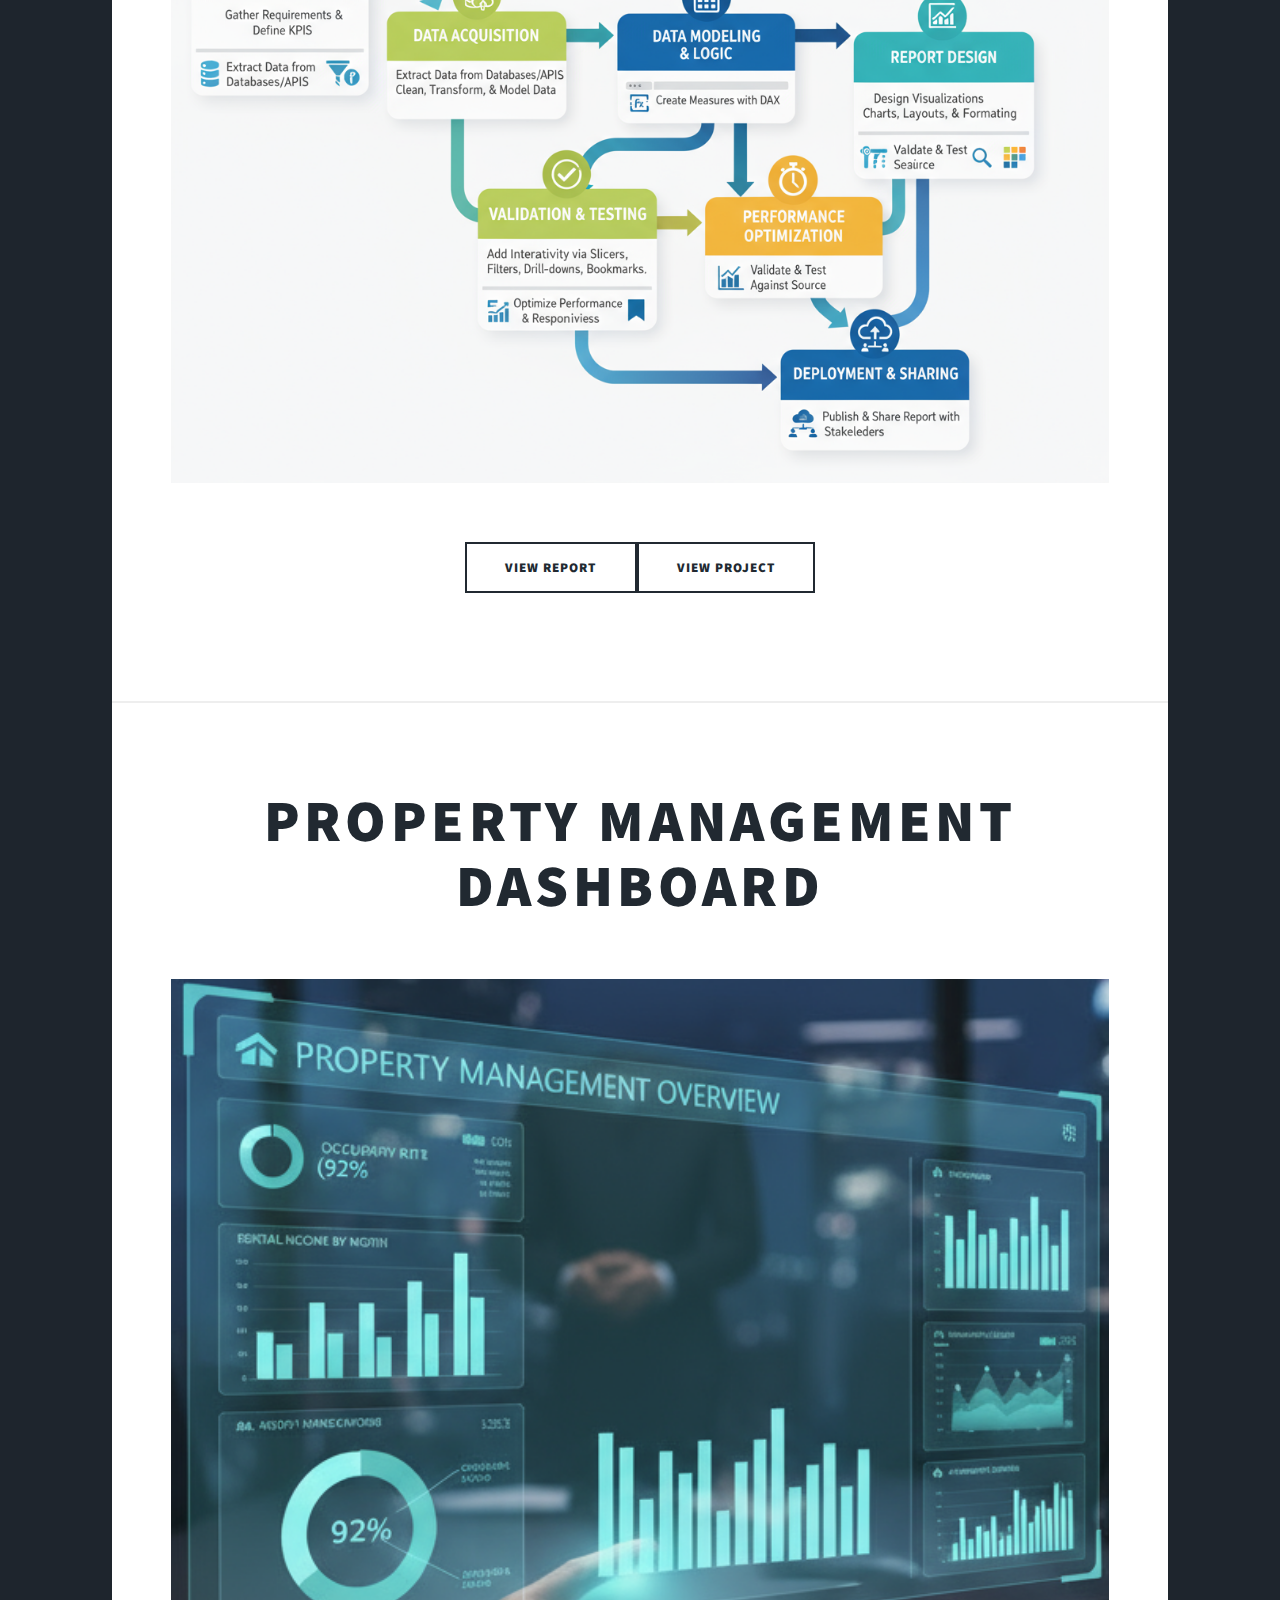
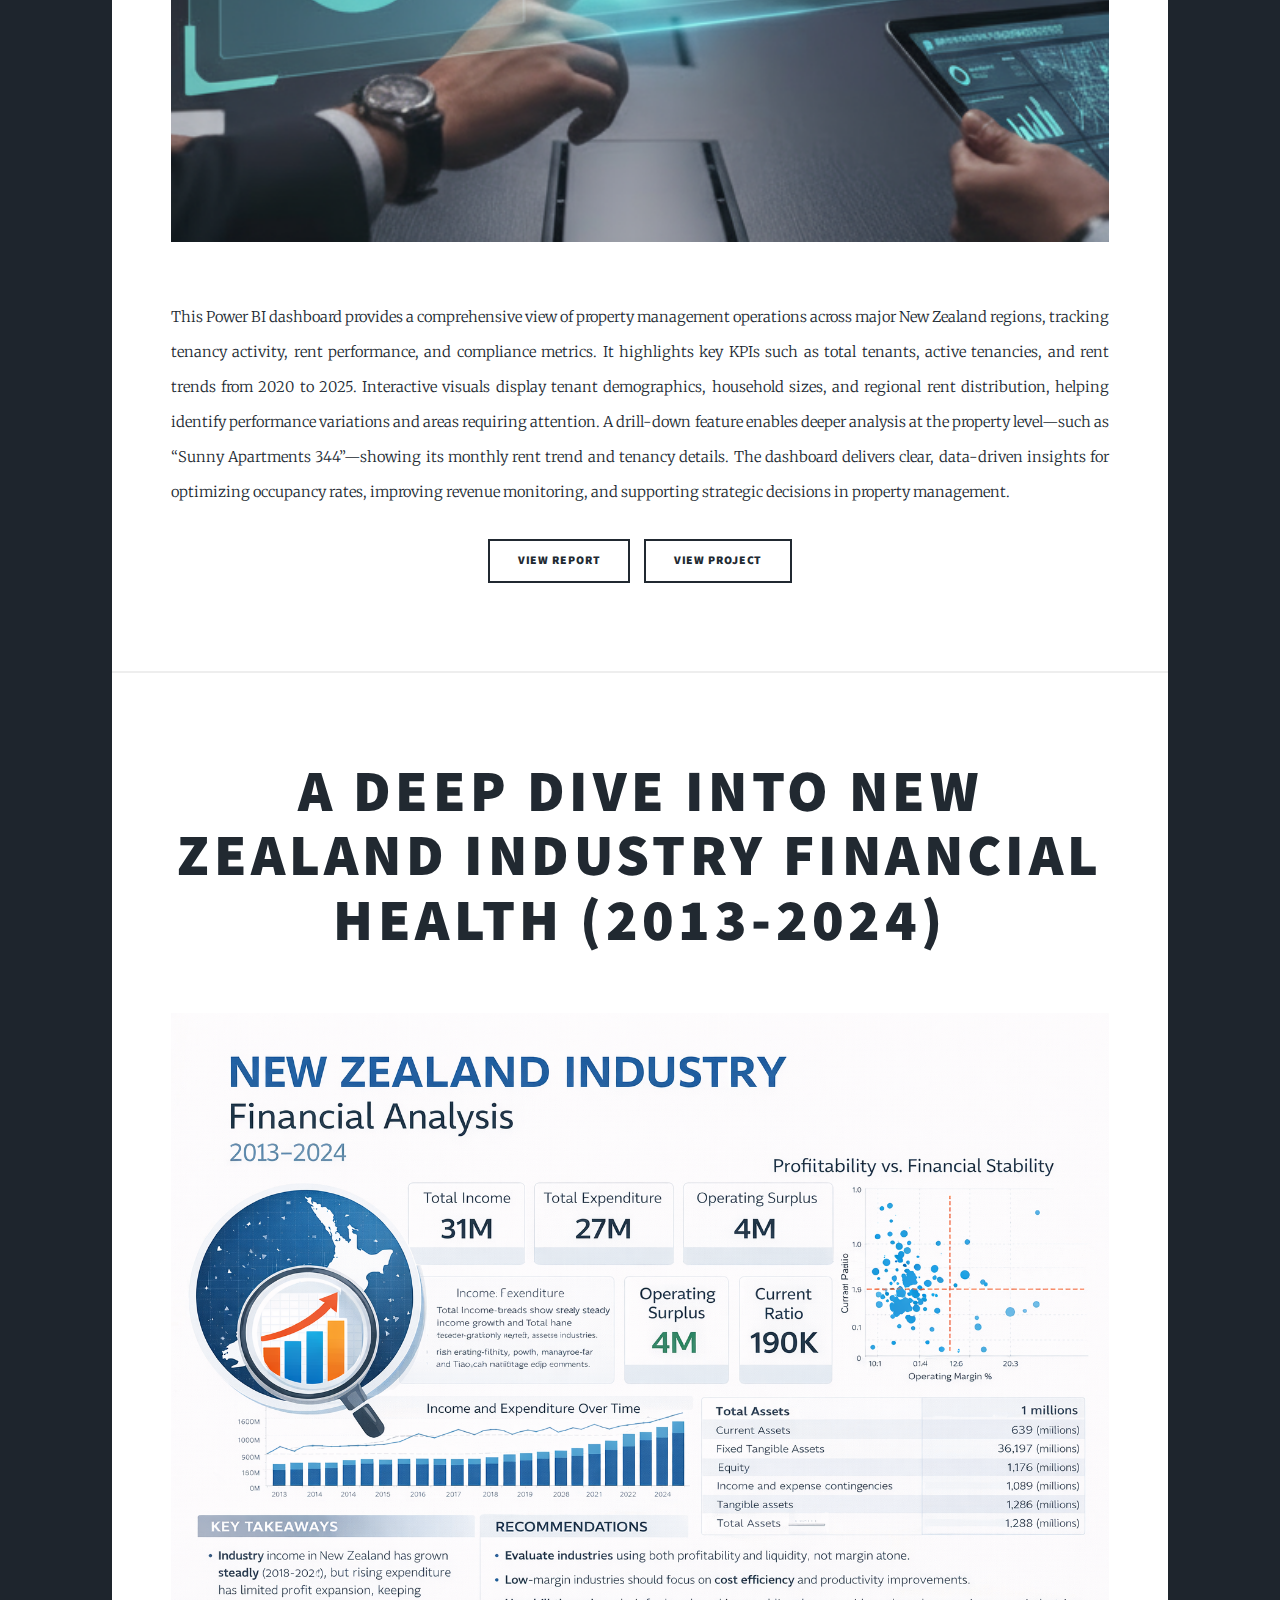
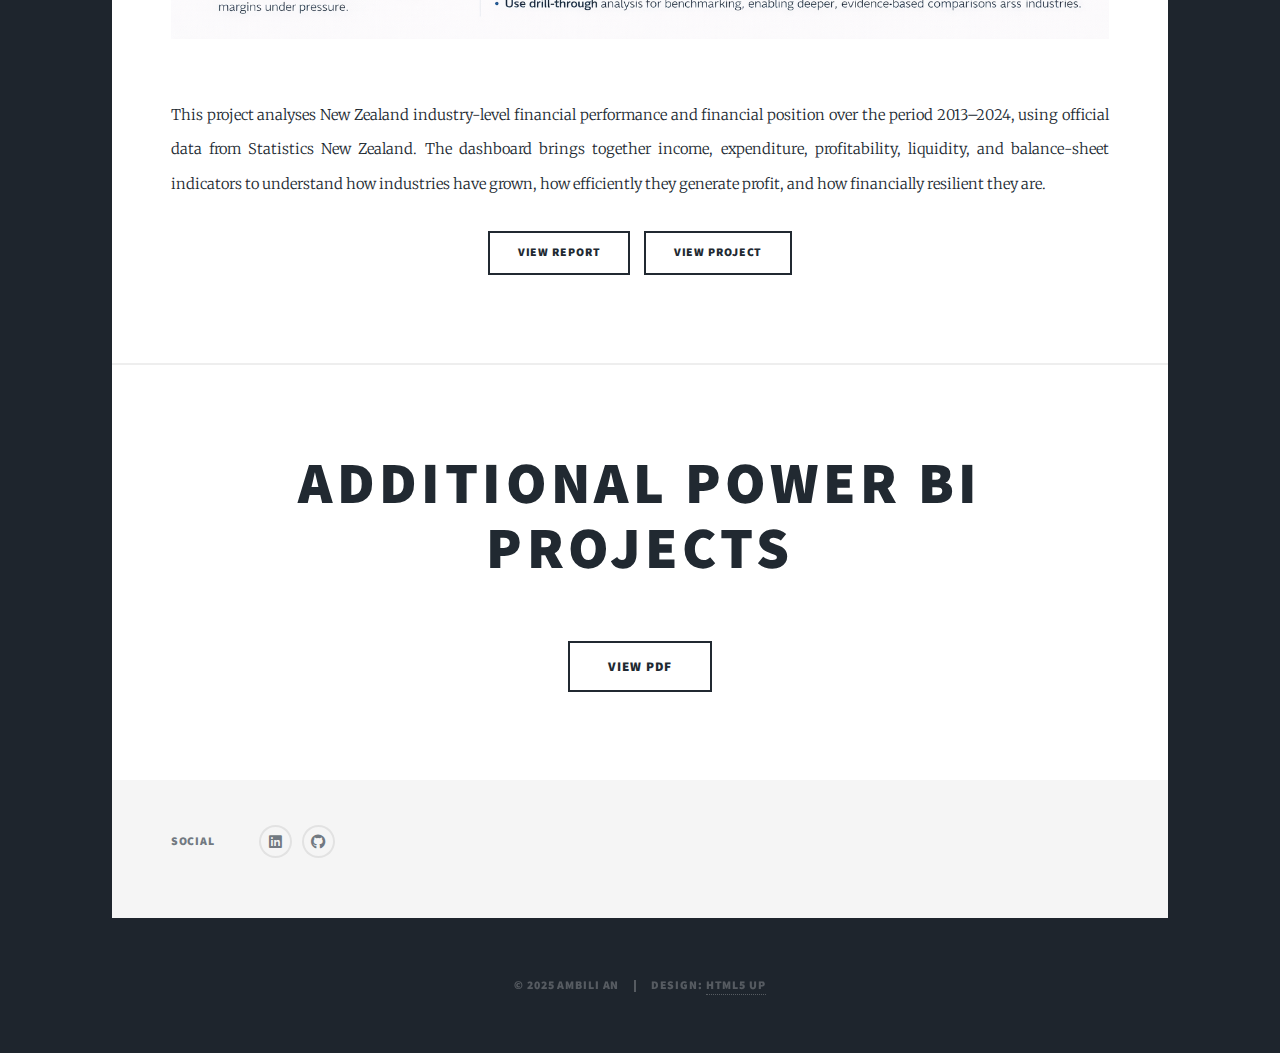
<file: html5up-massively/powerbi.html>
<!DOCTYPE HTML>
<html lang="en">
<head>
  <title>Ambili AN | Power BI Projects</title>
  <meta charset="utf-8" />
  <meta name="viewport" content="width=device-width, initial-scale=1, user-scalable=no" />
  <link rel="stylesheet" href="assets/css/main.css" />
  <noscript><link rel="stylesheet" href="assets/css/noscript.css" /></noscript>
</head>
<body class="is-preload">

  <!-- Wrapper -->
  <div id="wrapper" class="fade-in">

    <!-- Intro -->
    <div id="intro">
      <h1>Ambili AN</h1>
      <h2>Power BI Projects</h2>
      <!-- <p>A data enthusiast experienced in SQL, Power BI, Python, and Azure. Passionate about transforming raw data into meaningful insights.</p> -->
      <ul class="actions">
        <li><a href="#main" class="button icon solid solo fa-arrow-down scrolly">Continue</a></li>
      </ul>
    </div>

    <!-- Header -->
    <header id="header">
      <a href="index.html" class="logo">Ambili | Data Enthusiast</a>
    </header>

    <!-- Navigation -->
    <nav id="nav">
      <ul class="links">
		<li><a href="#projects" class="scrolly">Power BI Projects</a></li>
		  </ul>
      <ul class="icons">
        <li><a href="https://www.linkedin.com/in/ambilian/" class="icon brands fa-linkedin"><span class="label">LinkedIn</span></a></li>
        <li><a href="https://github.com/ambilian/" class="icon brands fa-github"><span class="label">GitHub</span></a></li>
      </ul>
    </nav>

    <!-- Main Content -->
    <div id="main">

      <!-- Featured Project -->
      <article class="post featured">
        <header class="major">
          <h2><a href="https://github.com/ambilian/PowerBI-project-on-Sales">End-to-End Sales Intelligence Dashboard </a></h2>
          <p>This Power BI project delivers a complete analysis of global sales of a firm from 2020 to 2024, covering regions such as Europe, Australia, and North America. The main dashboard visualizes total sales versus targets, profit margins, and product-category performance across clothing, bikes, accessories, and cleaning equipment. Users can interactively explore trends by continent, country, and product line to uncover key sales drivers and underperforming areas.

            An additional drill-down report complements this by breaking down sales performance by Order Year.
            The table highlights steady growth from $6.54M in 2020 to $9.74M in 2022, with total margins peaking at 83.33% in 2021 and order volumes more than tripling over the same period. This report reinforces insights from the visual dashboard, showing how Adventure Works scaled up operations rapidly while maintaining strong profitability.
            
            Developed with Power BI, DAX, Power Query (M), and star-schema data modeling, this project showcases data transformation, KPI development,ROI and interactive storytelling through advanced visualization and drill-down techniques.</p>
        </header>
       <!-- Power BI Project Section -->
<div class="project-container">
  
    <a href="https://github.com/ambilian/PowerBI-project-on-Sales/blob/main/End to End Sales Performance Analysis Report.pdf" class="image main"><img src="../logo/BI flow.png" alt="Process Flow" /></a>
    <ul class="actions special">
    <a href="https://github.com/ambilian/PowerBI-project-on-Sales/blob/main/End to End Sales Performance Analysis Report.pdf"class="button large">View Report</a>
    <a href="https://github.com/ambilian/PowerBI-project-on-Sales" class="button large">View Project</a>
  </ul>
  
</div>
</article> 
<article class="post featured">   
        
          <header class="major">
            <h2><a href="https://github.com/ambilian/Property-Management-Dashboard">Property Management Dashboard</a></h2>
          </header>
          <a href="https://github.com/ambilian/Property-Management-Dashboard" class="image main"><img src="../logo/PropmgmtImage.png" alt="Property Management" /></a>
          <p>This Power BI dashboard provides a comprehensive view of property management operations across major New Zealand regions, tracking tenancy activity, rent performance, and compliance metrics. It highlights key KPIs such as total tenants, active tenancies, and rent trends from 2020 to 2025. Interactive visuals display tenant demographics, household sizes, and regional rent distribution, helping identify performance variations and areas requiring attention. A drill-down feature enables deeper analysis at the property level—such as “Sunny Apartments 344”—showing its monthly rent trend and tenancy details. The dashboard delivers clear, data-driven insights for optimizing occupancy rates, improving revenue monitoring, and supporting strategic decisions in property management.</p>
          <ul class="actions special">
            <li><a href="../Report/ComHousing.pdf" class="button">View Report</a></li>
            <li><a href="https://github.com/ambilian/Property-Management-Dashboard" class="button">View Project</a></li>
          </ul>
        </article>

         <article class="post featured">   
        
          <header class="major">
            <h2><a href="https://github.com/ambilian/New-Zealand-Industry-Financial-Health-Dashboard-2013-2024-/blob/main/README.md">A Deep Dive into New Zealand Industry Financial Health (2013-2024)</a></h2>
          </header>
          <a href="https://github.com/ambilian/New-Zealand-Industry-Financial-Health-Dashboard-2013-2024-" class="image main"><img src="../logo/NWZ FB Image.png" alt="New-Zealand Industry Financial Health" /></a>
          <p>This project analyses New Zealand industry-level financial performance and financial position over the period 2013–2024, using official data from Statistics New Zealand. The dashboard brings together income, expenditure, profitability, liquidity, and balance-sheet indicators to understand how industries have grown, how efficiently they generate profit, and how financially resilient they are.</p>
          <ul class="actions special">
            <li><a href="https://github.com/ambilian/New-Zealand-Industry-Financial-Health-Dashboard-2013-2024-/blob/main/README.md" class="button">View Report</a></li>
            <li><a href="https://github.com/ambilian/New-Zealand-Industry-Financial-Health-Dashboard-2013-2024-/blob/main/README.md" class="button">View Project</a></li>
          </ul>
        </article>
             
     

      <!-- Additional Projects -->
      <article class="post featured">
        <header class="major">
          <h2><a href="https://github.com/ambilian/PowerBI/blob/main/Power_BI_Projects.pdf">Additional Power BI Projects</a></h2>
        </header>
        <ul class="actions special">
          <li><a href="https://github.com/ambilian/PowerBI/blob/main/Power_BI_Projects.pdf" class="button large">View PDF</a></li>
        </ul>
      </article>

    </div> <!-- End Main -->

    <!-- Footer -->
    <footer id="footer">
      <section class="split contact">
        <section>
          <h3>Social</h3>
          <ul class="icons alt">
            <li><a href="https://www.linkedin.com/in/ambili-an-526105200/" class="icon brands fa-linkedin"><span class="label">LinkedIn</span></a></li>
            <li><a href="https://github.com/ambilian/" class="icon brands fa-github"><span class="label">GitHub</span></a></li>
          </ul>
        </section>
      </section>
    </footer>

    <!-- Copyright -->
    <div id="copyright">
      <ul><li>&copy; 2025 Ambili AN</li><li>Design: <a href="https://html5up.net">HTML5 UP</a></li></ul>
    </div>

  </div> <!-- End Wrapper -->
  <style>
    .project-container {
      display: flex;
      flex-direction: column;
      align-items: center;
      margin: 20px 0;
    }
    
    /* Flowchart styling */
    .flowchart-img {
      width: 80%; /* Adjust as needed */
      max-width: 600px;
      height: auto;
      margin-bottom: 20px;
    }
    
    /* Report icon + button container */
    .report-section {
      display: flex;
      align-items: center;
      gap: 15px; /* space between icon and button */
    }
    
    /* Report icon */
    .report-icon {
      width: 50px; /* smaller size */
      height: auto;
    }
    
    /* View button */
    .view-btn {
      padding: 10px 20px;
      background-color: #DAA520;
      color: white;
      font-weight: bold;
      text-decoration: none;
      border-radius: 8px;
      box-shadow: 0 3px 0 rgba(0,0,0,0.3);
      transition: all 0.25s ease-in-out;
    }
    
    .view-btn:hover {
      transform: translateY(-2px);
      box-shadow: 0 5px 6px rgba(0,0,0,0.3);
    }
    
    .view-btn:active {
      transform: translateY(1px);
      box-shadow: 0 2px 3px rgba(0,0,0,0.3);
    }
    </style>
  <!-- Scripts -->
  <script src="assets/js/jquery.min.js"></script>
  <script src="assets/js/jquery.scrollex.min.js"></script>
  <script src="assets/js/jquery.scrolly.min.js"></script>
  <script src="assets/js/browser.min.js"></script>
  <script src="assets/js/breakpoints.min.js"></script>
  <script src="assets/js/util.js"></script>
  <script src="assets/js/main.js"></script>

</body>
</html>
</file>
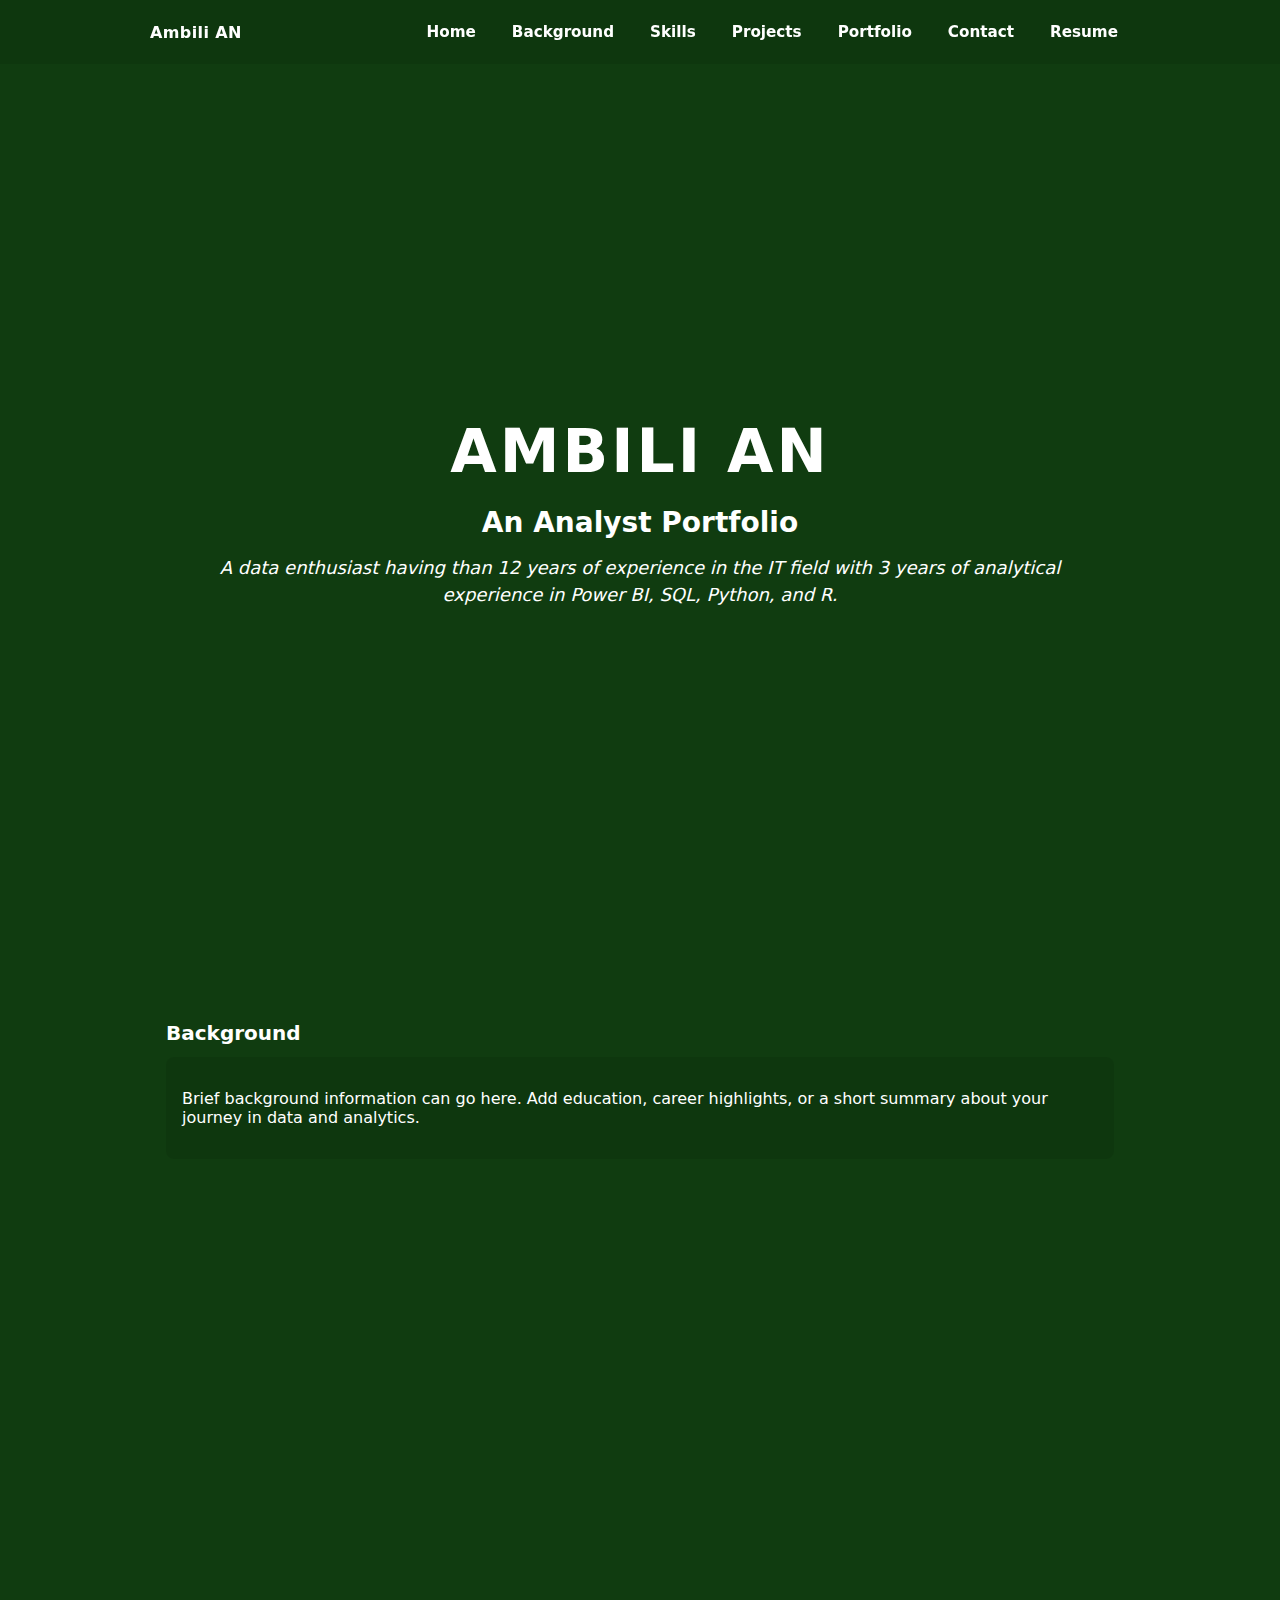
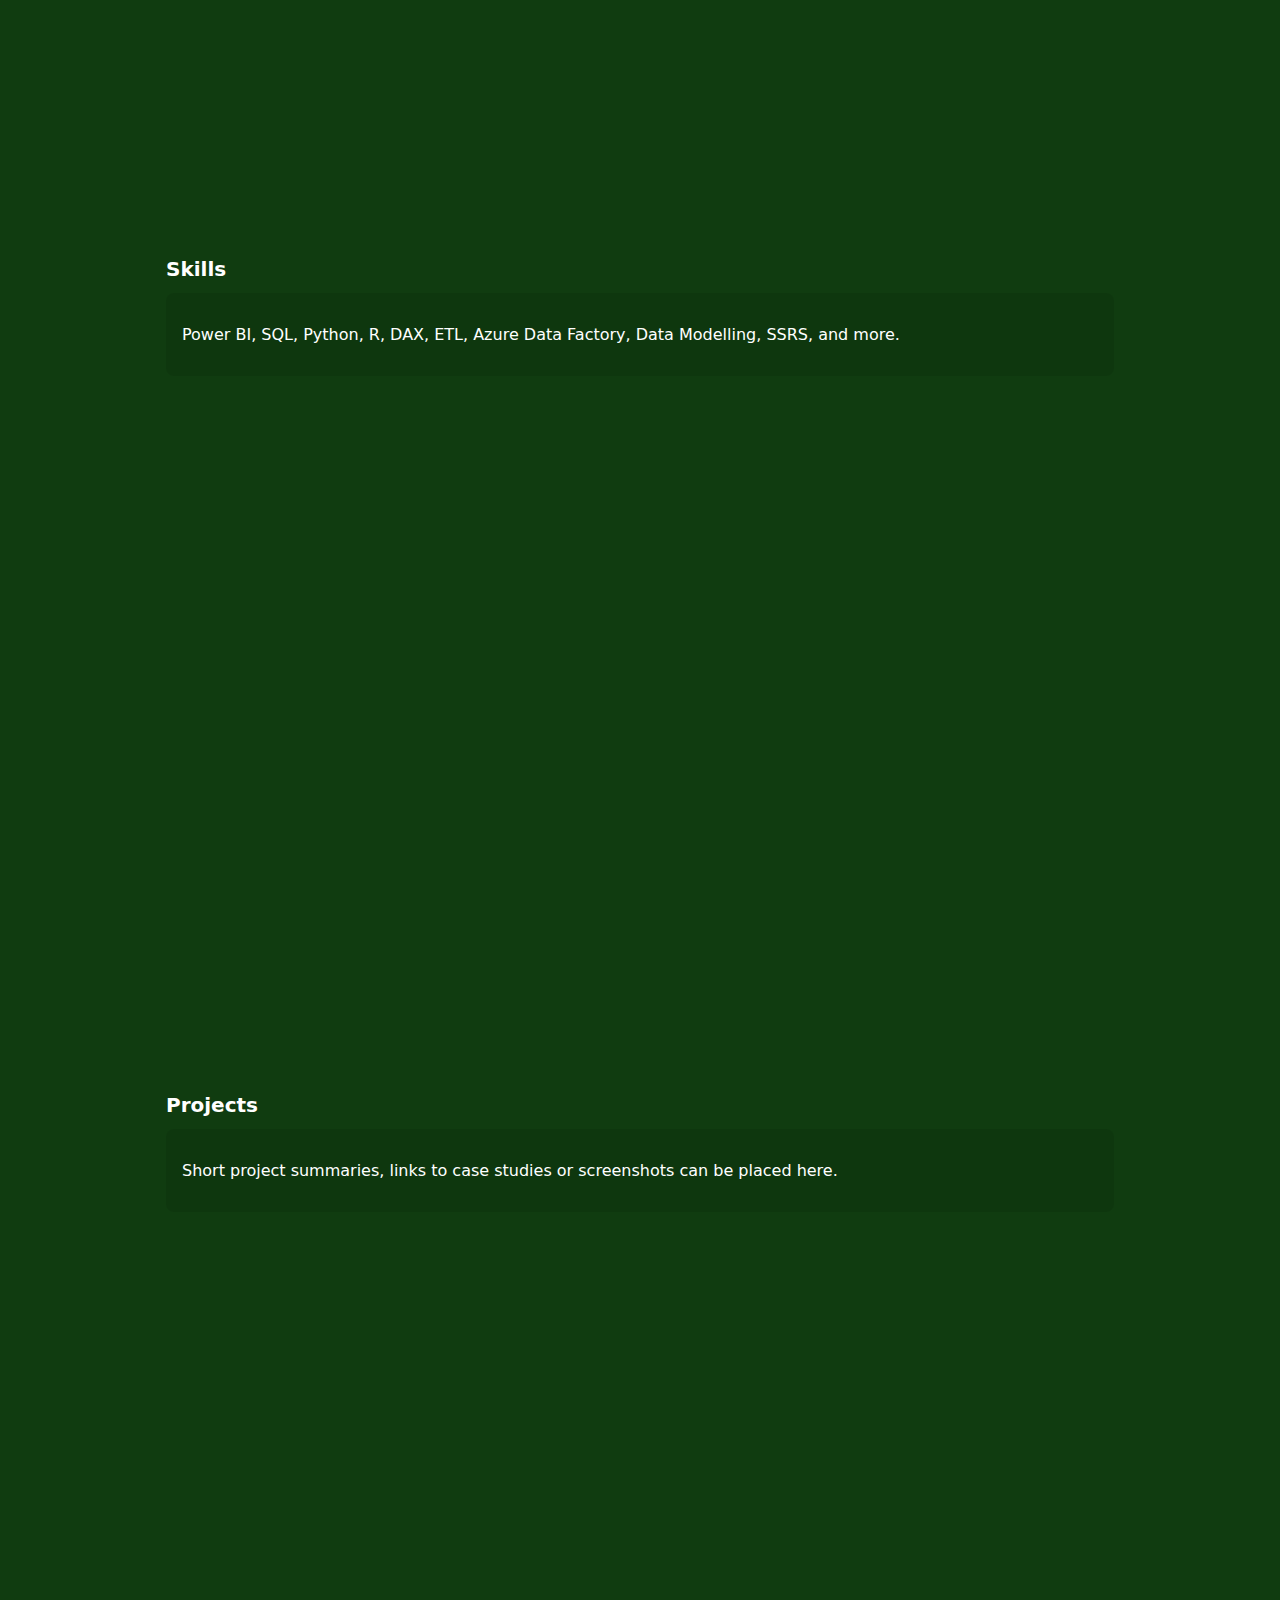
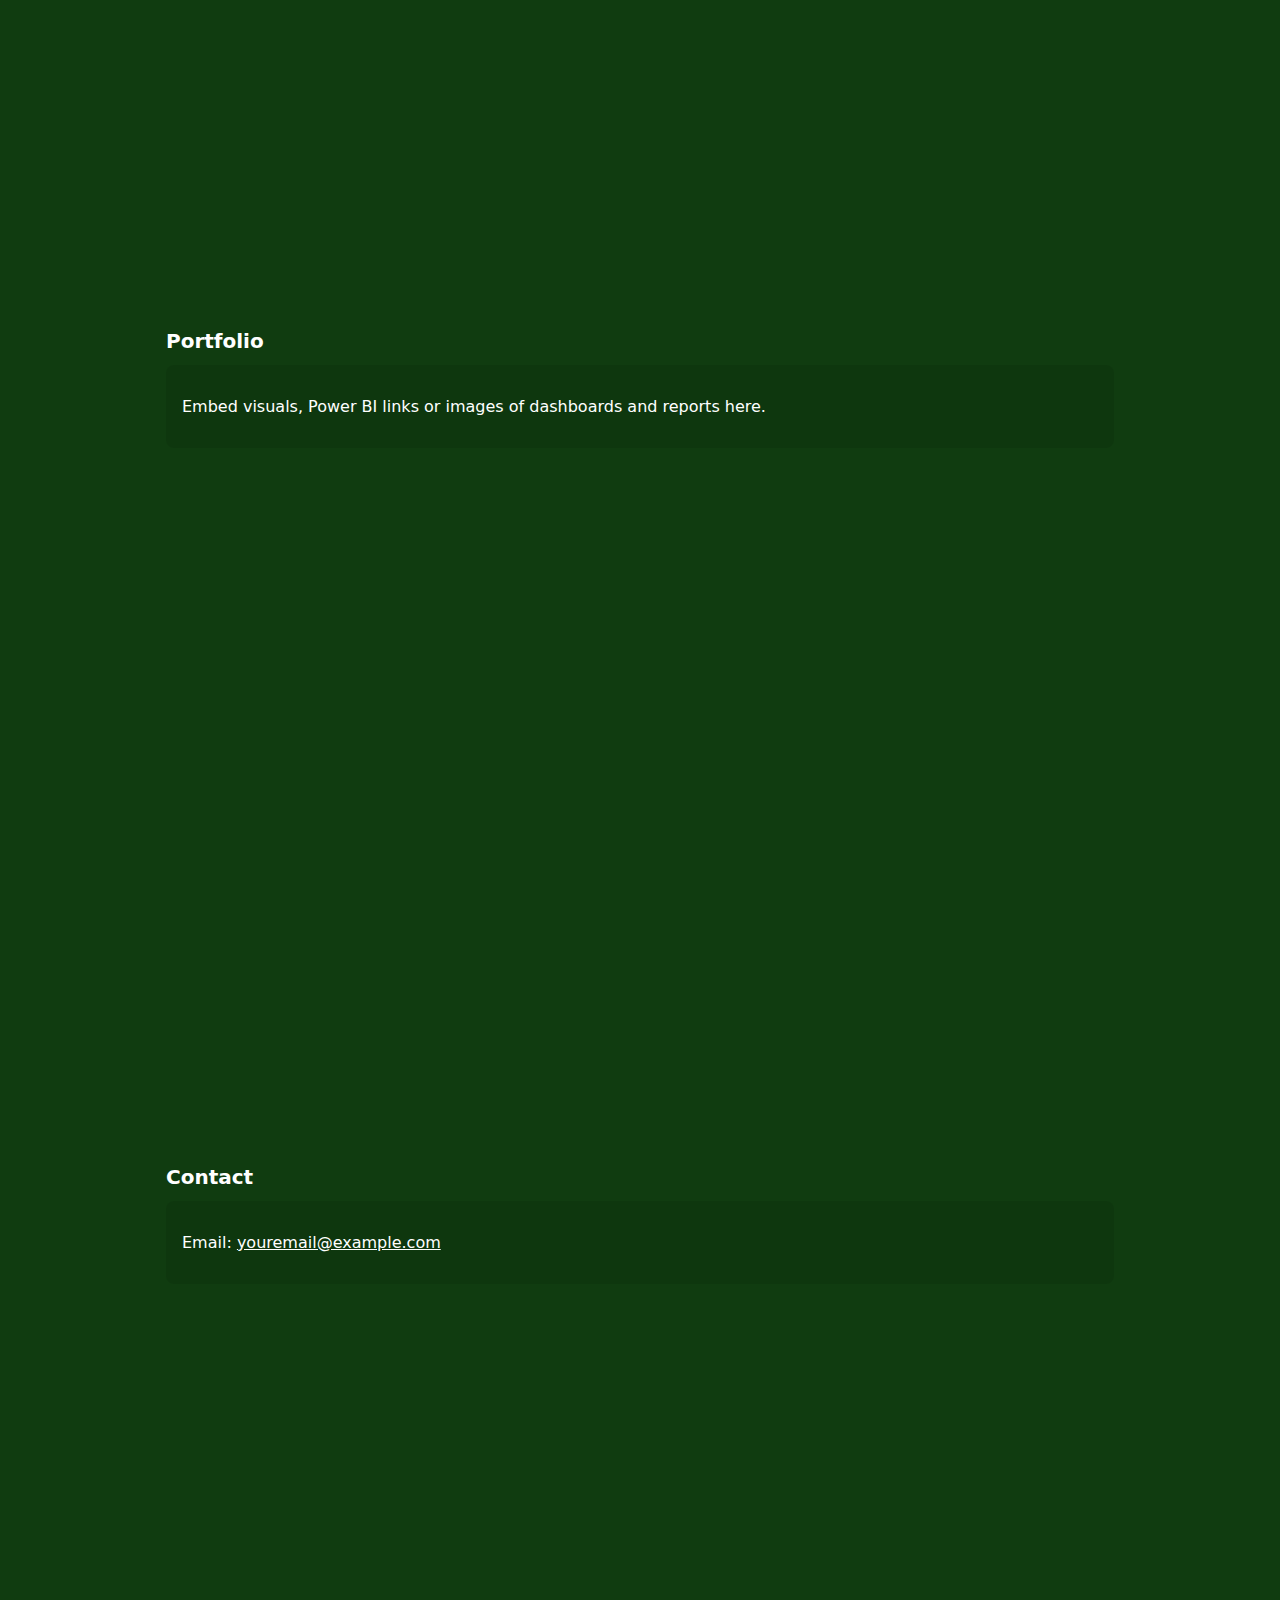
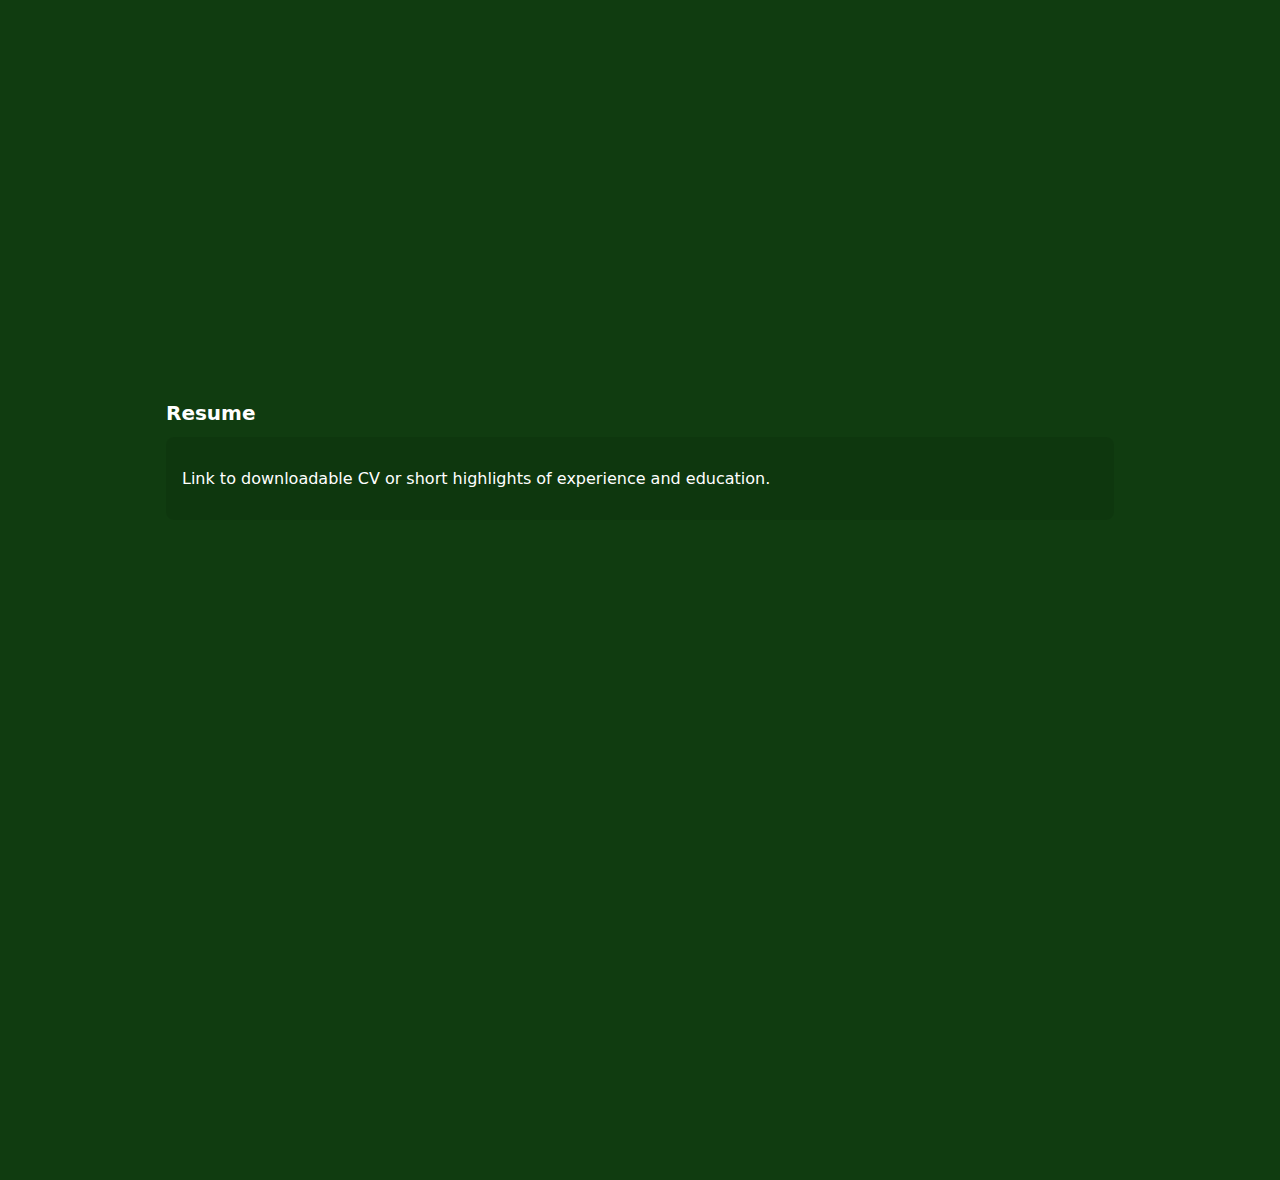
<file: html5up-massively/project.html>
<!doctype html>
<html lang="en">
<head>
  <meta charset="utf-8" />
  <meta name="viewport" content="width=device-width,initial-scale=1" />
  <title>Ambili AN — Portfolio</title>
  <style>
        :root{
      --bg: rgb(16, 60, 16); /* green background */
      --text: #ffffff; /* white text */
      --nav-height: 64px;
      --max-width: 980px;
    }

    html,body{
      height:100%;
      margin:0;
      font-family: system-ui, -apple-system, "Segoe UI", Roboto, "Helvetica Neue", Arial;
      background: var(--bg);
      color: var(--text);
    }

    /* Top navigation */
    .nav {
      position: sticky;
      top:0;
      height: var(--nav-height);
      display:flex;
      align-items:center;
      justify-content:center;
      background: rgba(0,0,0,0.08); /* subtle overlay */
      backdrop-filter: blur(4px);
      z-index:100;
    }

    .nav-inner {
      width:100%;
      max-width: var(--max-width);
      display:flex;
      align-items:center;
      justify-content:space-between;
      padding:0 16px;
      gap:12px;
    }

    .brand {
      font-weight:700;
      letter-spacing:0.4px;
    }

    .menu {
      display:flex;
      gap:12px;
      align-items:center;
    }

    .menu a{
      color:var(--text);
      text-decoration:none;
      padding:8px 12px;
      border-radius:6px;
      font-weight:600;
      font-size:0.95rem;
      transition:background .15s, transform .08s;
    }
    .menu a:hover{ background: rgba(255,255,255,0.12); transform:translateY(-2px); }

    /* Page sections */
    .container{
      max-width: var(--max-width);
      margin: 0 auto;
      padding: 40px 16px;
    }

    section{
      padding: 48px 0;
      min-height: calc(100vh - var(--nav-height));
      box-sizing: border-box;
    }

    /* Home center */
    .home-inner{
      display:flex;
      align-items:center;
      justify-content:center;
      min-height: calc(100vh - var(--nav-height));
    }
    #home {
  background-color: rgb(16, 60, 16);
  color: white;
  height: 100vh; /* takes full screen height */
  display: flex;
  align-items: center;
  justify-content: center;
  text-align: center;
}

.home-content h1 {
  font-size: 60px;
  letter-spacing: 3px;
  margin-bottom: 10px;
  text-transform: uppercase; /* block letters */
}

.home-content h2 {
  font-size: 28px;
  margin-bottom: 15px;
}

.home-content p {
  font-size: 18px;
  font-style: italic;
  width: 70%;
  margin: 0 auto;
  line-height: 1.5;
}
    .card {
      text-align:center;
      padding: 36px 24px;
      max-width: 760px;
      width:100%;
    }

    h1{
      margin:0 0 8px 0;
      font-size: clamp(28px, 4.2vw, 42px);
      line-height:1.05;
    }
    .subtitle{
      margin: 0 0 18px 0;
      font-size: clamp(14px, 2.3vw, 18px);
      opacity:0.95;
    }
    .bio{
      margin:0 auto;
      font-size: clamp(13px, 1.8vw, 16px);
      line-height:1.6;
      opacity:0.95;
    }

    /* Simple section visuals */
    .section-title{
      font-size:20px;
      margin-bottom:12px;
      font-weight:700;
    }
    .box{
      background: rgba(0,0,0,0.08);
      padding:16px;
      border-radius:8px;
    }

    /* Responsive nav -> stack on small screens */
    @media (max-width:720px){
      .nav-inner{ flex-direction:column; gap:8px; padding:8px; height:auto; }
      .menu{ flex-wrap:wrap; justify-content:center; }
      section{ padding:28px 12px; }
    }

    /* smooth scrolling */
    html { scroll-behavior: smooth; }
  </style>
</head>
<body>

  <header class="nav" role="banner">
    <div class="nav-inner">
      <div class="brand">Ambili AN</div>
      <nav class="menu" role="navigation" aria-label="Main menu">
        <!-- 7 menu items -->
        <a href="#home">Home</a>
        <a href="#background">Background</a>
        <a href="#skills">Skills</a>
        <a href="#projects">Projects</a>
        <a href="#portfolio">Portfolio</a>
        <a href="#contact">Contact</a>
        <a href="#resume">Resume</a>
      </nav>
    </div>
  </header>

  <!-- HOME -->
  <section id="home">
    <div class="home-content">
      <h1>AMBILI AN</h1>
      <h2>An Analyst Portfolio</h2>
      <p><i>A data enthusiast having than 12 years of experience in the IT field with 3 years of analytical experience in Power BI, SQL, Python, and R.</i></p>
    </div>
  </section>

  <!-- Background -->
  <section id="background" class="container" aria-labelledby="bg-title">
    <h2 id="bg-title" class="section-title">Background</h2>
    <div class="box">
      <p>Brief background information can go here. Add education, career highlights, or a short summary about your journey in data and analytics.</p>
    </div>
  </section>

  <!-- Skills -->
  <section id="skills" class="container" aria-labelledby="skills-title">
    <h2 id="skills-title" class="section-title">Skills</h2>
    <div class="box">
      <p>Power BI, SQL, Python, R, DAX, ETL, Azure Data Factory, Data Modelling, SSRS, and more.</p>
    </div>
  </section>

  <!-- Projects -->
  <section id="projects" class="container" aria-labelledby="projects-title">
    <h2 id="projects-title" class="section-title">Projects</h2>
    <div class="box">
      <p>Short project summaries, links to case studies or screenshots can be placed here.</p>
    </div>
  </section>

  <!-- Portfolio -->
  <section id="portfolio" class="container" aria-labelledby="portfolio-title">
    <h2 id="portfolio-title" class="section-title">Portfolio</h2>
    <div class="box">
      <p>Embed visuals, Power BI links or images of dashboards and reports here.</p>
    </div>
  </section>

  <!-- Contact -->
  <section id="contact" class="container" aria-labelledby="contact-title">
    <h2 id="contact-title" class="section-title">Contact</h2>
    <div class="box">
      <p>Email: <a href="mailto:youremail@example.com" style="color:var(--text); text-decoration:underline;">youremail@example.com</a></p>
    </div>
  </section>

  <!-- Resume -->
  <section id="resume" class="container" aria-labelledby="resume-title">
    <h2 id="resume-title" class="section-title">Resume</h2>
    <div class="box">
      <p>Link to downloadable CV or short highlights of experience and education.</p>
    </div>
  </section>

</body>
</html>
</file>
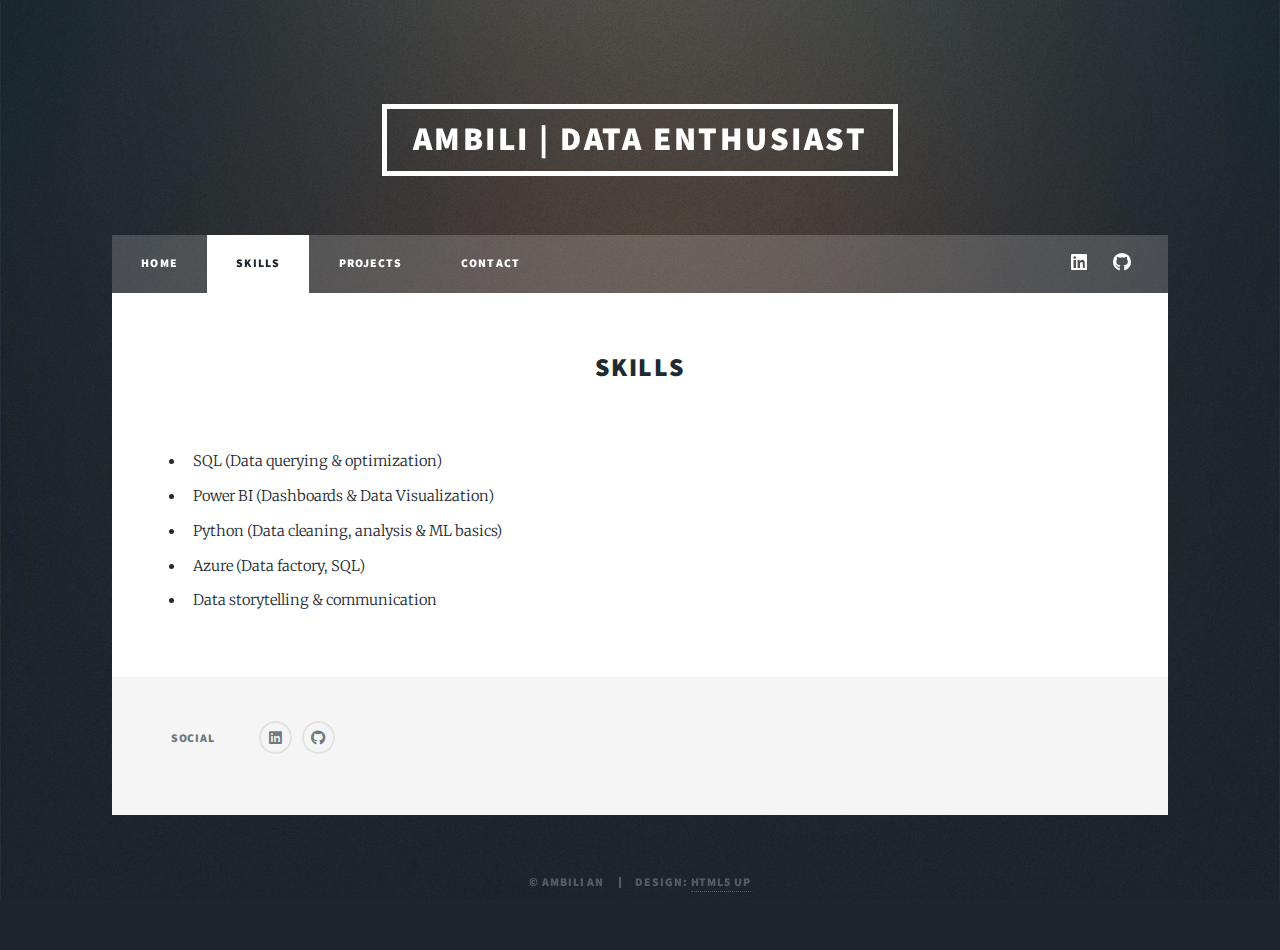
<file: html5up-massively/skills.html>
<!DOCTYPE HTML>
<html>
<head>
	<title>Skills | Ambili Portfolio</title>
	<meta charset="utf-8" />
	<meta name="viewport" content="width=device-width, initial-scale=1, user-scalable=no" />
	<link rel="stylesheet" href="assets/css/main.css" />
	<noscript><link rel="stylesheet" href="assets/css/noscript.css" /></noscript>
</head>
<body class="is-preload">

<div id="wrapper" class="fade-in">

	<!-- Header -->
	<header id="header">
		<a href="index.html" class="logo">Ambili | Data Enthusiast</a>
	</header>

	<!-- Nav -->
	<nav id="nav">
		<ul class="links">
			<li><a href="index.html">Home</a></li>
			<li class="active"><a href="skills.html">Skills</a></li>
			<li><a href="projects.html">Projects</a></li>
			<li><a href="contact.html">Contact</a></li>
		</ul>
		<ul class="icons">
			<li><a href="https://www.linkedin.com/in/ambilian/" class="icon brands fa-linkedin"><span class="label">LinkedIn</span></a></li>
			<li><a href="https://github.com/ambilian/" class="icon brands alt fa-github"><span class="label">GitHub</span></a></li>
		</ul>
	</nav>

	<!-- Main -->
	<div id="main">
		<section>
			<header class="major">
				<h2>Skills</h2>
			</header>
			<ul>
				<li>SQL (Data querying & optimization)</li>
				<li>Power BI (Dashboards & Data Visualization)</li>
				<li>Python (Data cleaning, analysis & ML basics)</li>
				<li>Azure (Data factory, SQL)</li>
				<li>Data storytelling & communication</li>
			</ul>
		</section>
	</div>

	<!-- Footer -->
	<footer id="footer">
		<section class="split contact">
			<section>
				<h3>Social</h3>
				<ul class="icons alt">
					<li><a href="https://www.linkedin.com/in/ambilian/" class="icon brands fa-linkedin"><span class="label">LinkedIn</span></a></li>
					<li><a href="https://github.com/ambilian/" class="icon brands alt fa-github"><span class="label">GitHub</span></a></li>
				</ul>
			</section>
		</section>
	</footer>

	<div id="copyright">
		<ul><li>&copy; Ambili AN</li><li>Design: <a href="https://html5up.net">HTML5 UP</a></li></ul>
	</div>

</div>

<!-- Scripts -->
<script src="assets/js/jquery.min.js"></script>
<script src="assets/js/jquery.scrollex.min.js"></script>
<script src="assets/js/jquery.scrolly.min.js"></script>
<script src="assets/js/browser.min.js"></script>
<script src="assets/js/breakpoints.min.js"></script>
<script src="assets/js/util.js"></script>
<script src="assets/js/main.js"></script>

</body>
</html>
</file>
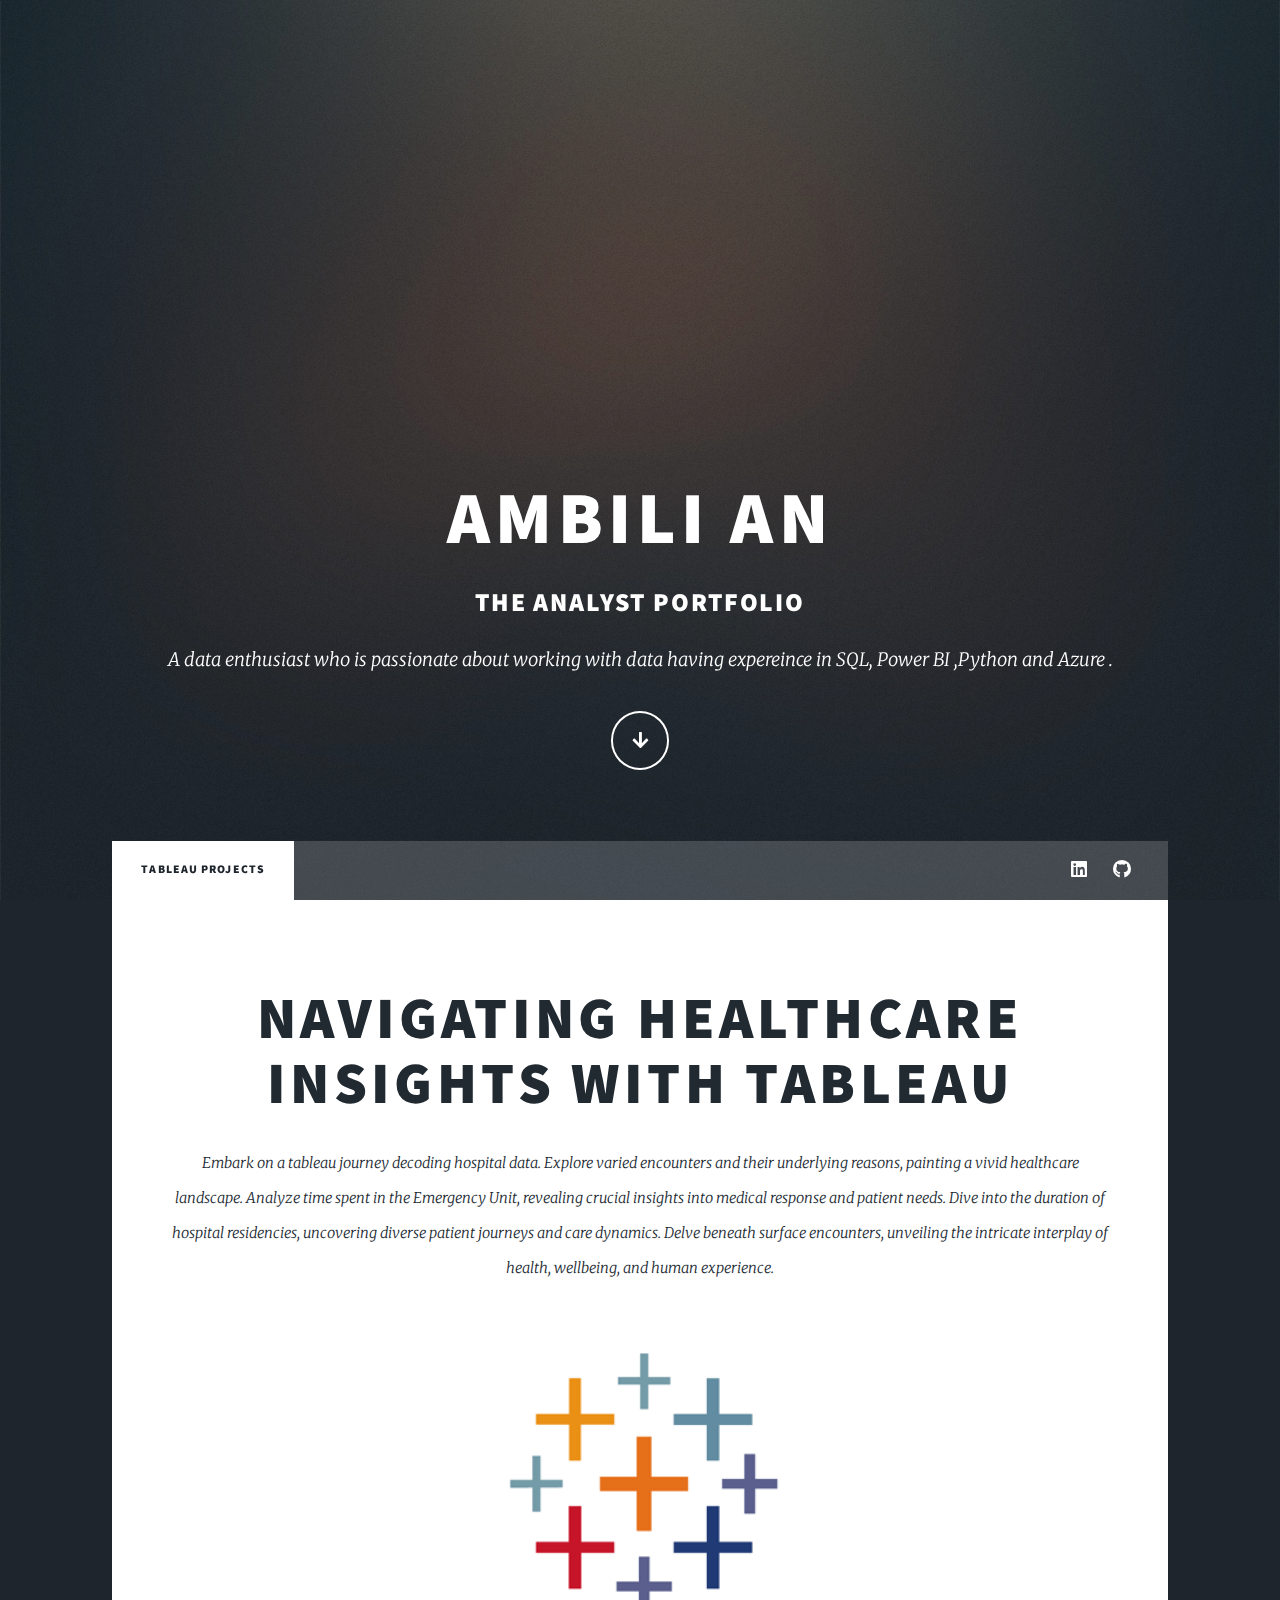
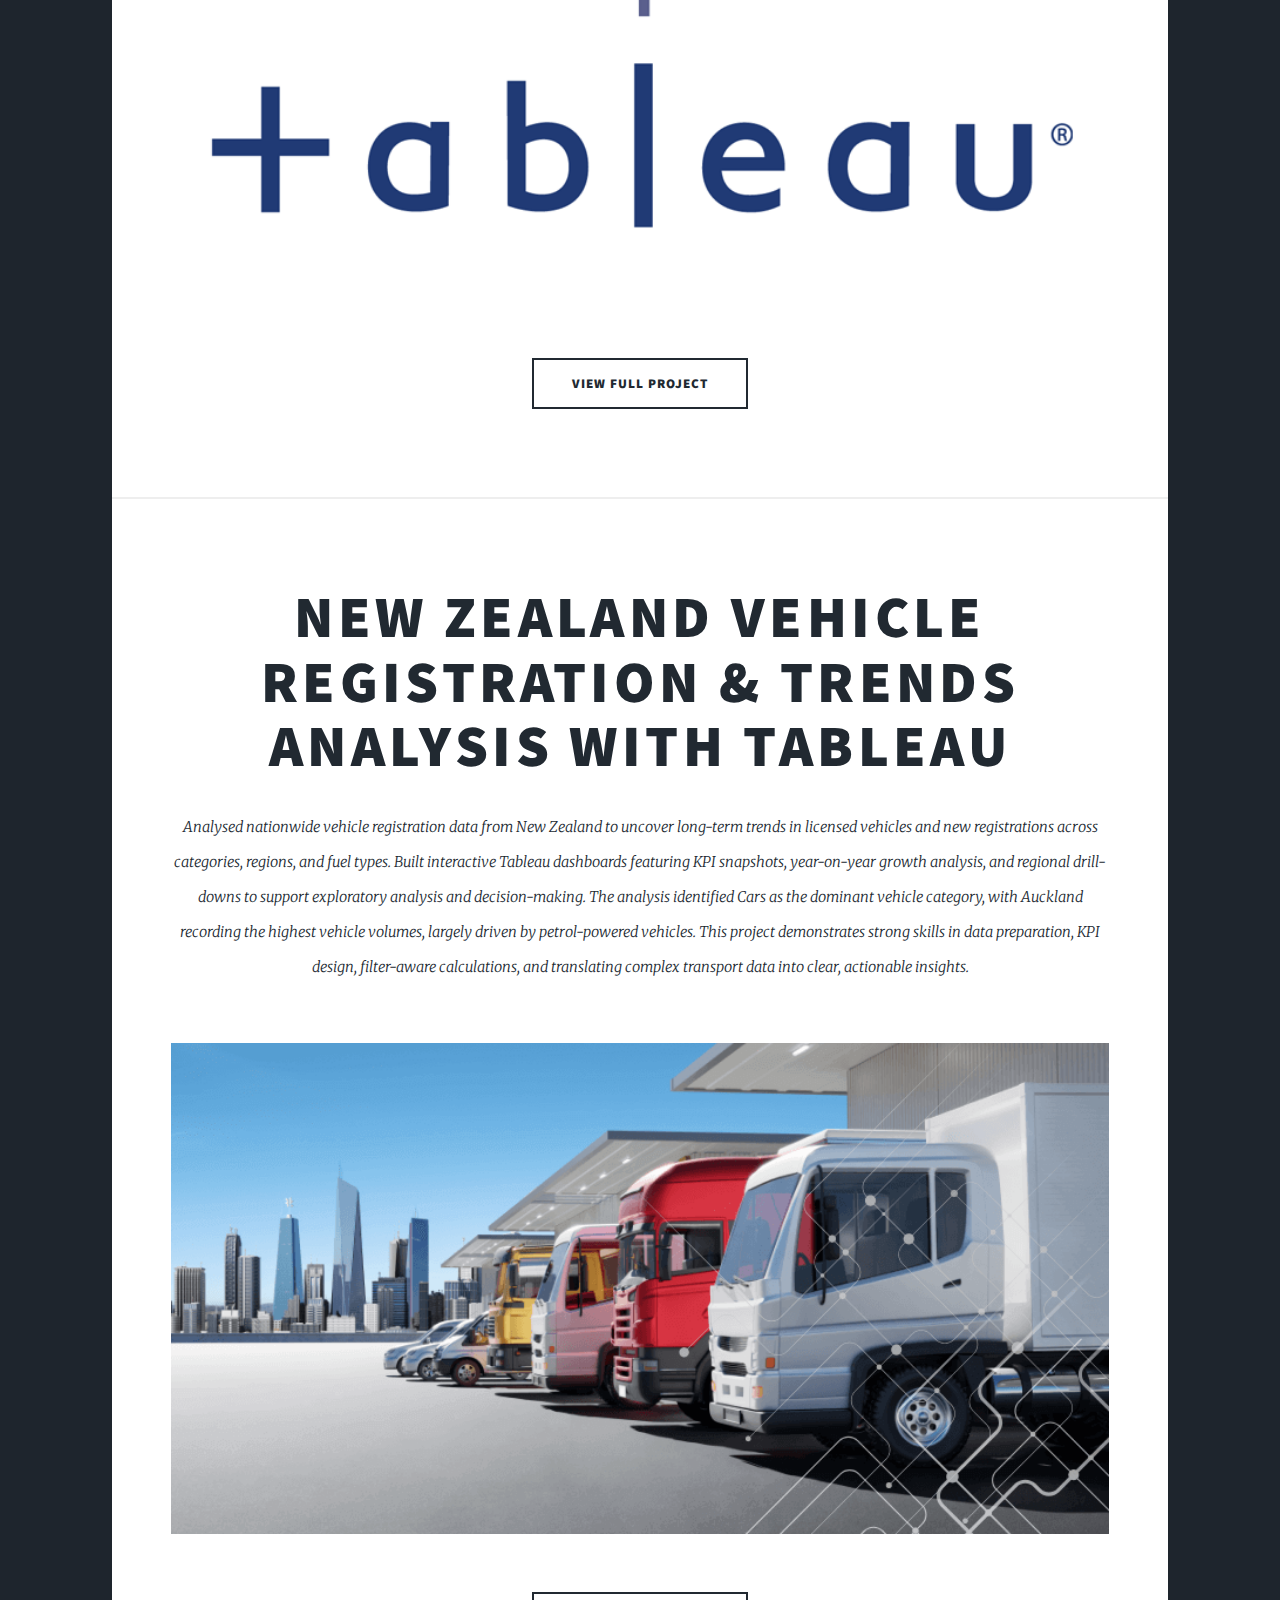
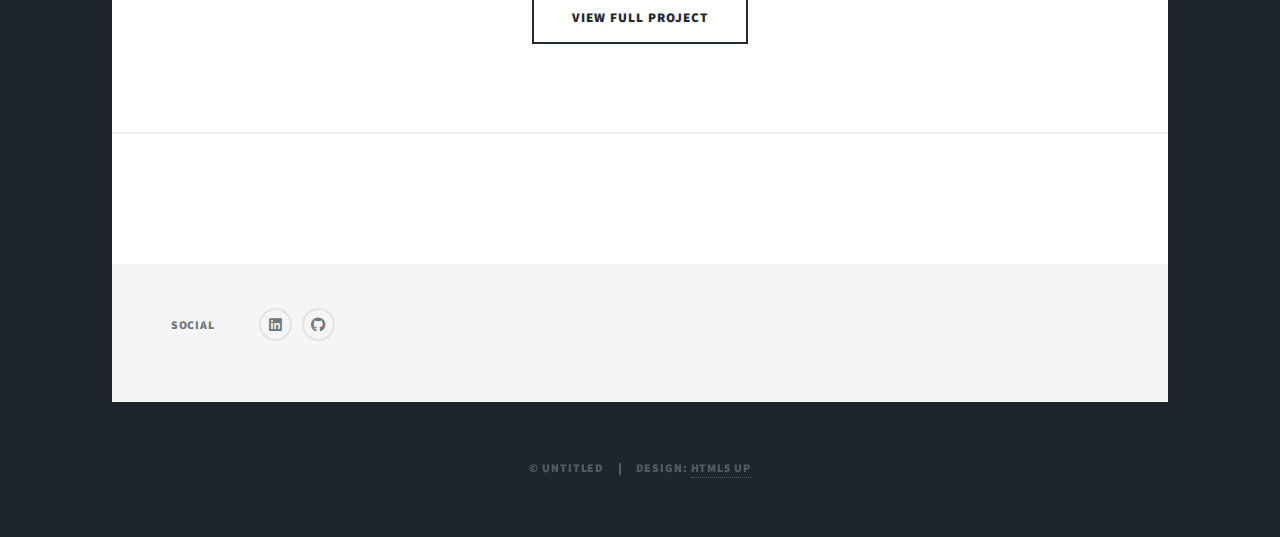
<file: html5up-massively/Tableau.html>
<!DOCTYPE HTML>
<!--
	Massively by HTML5 UP
	html5up.net | @ajlkn
	Free for personal and commercial use under the CCA 3.0 license (html5up.net/license)
-->
<html>
	<head>
		<title>Ambili Data Analyst Portfolio</title>
		<meta charset="utf-8" />
		<meta name="viewport" content="width=device-width, initial-scale=1, user-scalable=no" />
		<link rel="stylesheet" href="assets/css/main.css" />
		<noscript><link rel="stylesheet" href="assets/css/noscript.css" /></noscript>
	</head>
	<body class="is-preload">

		<!-- Wrapper -->
			<div id="wrapper" class="fade-in">

				<!-- Intro -->
					<div id="intro">
						<h1>Ambili AN</h1>
						<h2>The Analyst Portfolio</h2>
						<p>A data enthusiast who is passionate about working with data having expereince in SQL, Power BI ,Python and Azure .</p>
						<ul class="actions">
							<li><a href="#header" class="button icon solid solo fa-arrow-down scrolly">Continue</a></li>
						</ul>
					</div>

				<!-- Header -->
					<header id="header">
						<a href="index.html" class="logo">Ambili A Data Enthusiast</a>
					</header>

				<!-- Nav -->
					<nav id="nav">
						<ul class="links">
							<li class="active"><a href="">Tableau Projects</a></li>
							
						</ul>
						<ul class="icons">
							<li><a href=": https://www.linkedin.com/in/ambilian/" class="icon brands fa-linkedin"><span class="label">LinkedIn</span></a></li>
							<li><a href="https://github.com/ambilian/" class="icon brands alt fa-github"><span class="label">GitHub</span></a></li>
									
						</ul>
					</nav>

				<!-- Main -->
					<div id="main">

						<!-- Featured Post -->
						<article class="post featured">
								<header class="major">
									<h2><a href="https://public.tableau.com/app/profile/ambili.arangath.narayanan/vizzes">Navigating Healthcare Insights with Tableau</a></h2>		
								     <p>Embark on a tableau journey decoding hospital data. Explore varied encounters and their underlying reasons, painting a vivid healthcare landscape.
										Analyze time spent in the Emergency Unit, revealing crucial insights into medical response and patient needs.
										Dive into the duration of hospital residencies, uncovering diverse patient journeys and care dynamics.
										Delve beneath surface encounters, unveiling the intricate interplay of health, wellbeing, and human experience. 
									</p>
								</header>
								<a href="https://public.tableau.com/app/profile/ambili.arangath.narayanan/vizzes" class="image main"><img src="images/tableau.png" alt="" /></a>
								<ul class="actions special">
									<li><a href="https://public.tableau.com/app/profile/ambili.arangath.narayanan/vizzes" class="button large">View Full Project</a></li>
								</ul>
							</article>
			               <article class="post featured">
								<header class="major">
									<h2><a href="https://public.tableau.com/app/profile/ambili.arangath.narayanan/vizzes">New Zealand Vehicle Registration & Trends Analysis with Tableau</a></h2>		
								     <p>Analysed nationwide vehicle registration data from New Zealand to uncover long-term trends in licensed vehicles and new registrations across categories, regions, and fuel types. Built interactive Tableau dashboards featuring KPI snapshots, year-on-year growth analysis, and regional drill-downs to support exploratory analysis and decision-making. The analysis identified Cars as the dominant vehicle category, with Auckland recording the highest vehicle volumes, largely driven by petrol-powered vehicles. This project demonstrates strong skills in data preparation, KPI design, filter-aware calculations, and translating complex transport data into clear, actionable insights. 
									</p>
								</header>
								<a href="https://public.tableau.com/app/profile/ambili.arangath.narayanan/viz/NZVehicleStatistics/NZVehicleTrend" class="image main"><img src="images/fleet-management.png" alt="" /></a>
								<ul class="actions special">
									<li><a href="https://public.tableau.com/app/profile/ambili.arangath.narayanan/viz/NZVehicleStatistics/NZVehicleTrend" class="button large">View Full Project</a></li>
								</ul>
							</article> 
							
						<!-- Footer -->
							<footer>
								<div class="pagination">
									<!--<a href="#" class="previous">Prev</a>-->
									<!--<a href="#" class="page active">1</a>
									<a href="#" class="page">2</a>
									<a href="#" class="page">3</a>
									<span class="extra">&hellip;</span>
									<a href="#" class="page">8</a>
									<a href="#" class="page">9</a>
									<a href="#" class="page">10</a>
									<a href="#" class="next">Next</a>
								</div>-->
							</footer>

					</div>

				<!-- Footer -->
					<footer id="footer">
						<!--<section>
							<form method="post" action="#">
								<div class="fields">
									<div class="field">
										<label for="name">Name</label>
										<input type="text" name="name" id="name" />
									</div>
									<div class="field">
										<label for="email">Email</label>
										<input type="text" name="email" id="email" />
									</div>
									<div class="field">
										<label for="message">Message</label>
										<textarea name="message" id="message" rows="3"></textarea>
									</div>
								</div>
								<ul class="actions">
									<li><input type="submit" value="Send Message" /></li>
								</ul>
							</form>
						</section>-->
						<section class="split contact">
							
							<section>
								<h3>Social</h3>
								<ul class="icons alt">
									<!--<li><a href="#" class="icon brands alt fa-twitter"><span class="label">Twitter</span></a></li>-->
									<li><a href="https://www.linkedin.com/in/ambili-an-526105200/" class="icon brands fa-linkedin"><span class="label">LinkedIn</span></a></li>
									<li><a href="https://github.com/ambilian/" class="icon brands alt fa-github"><span class="label">GitHub</span></a></li>
								</ul>
							</section>
						</section>
					</footer>

				<!-- Copyright -->
					<div id="copyright">
						<ul><li>&copy; Untitled</li><li>Design: <a href="https://html5up.net">HTML5 UP</a></li></ul>
					</div>

			</div>

		<!-- Scripts -->
			<script src="assets/js/jquery.min.js"></script>
			<script src="assets/js/jquery.scrollex.min.js"></script>
			<script src="assets/js/jquery.scrolly.min.js"></script>
			<script src="assets/js/browser.min.js"></script>
			<script src="assets/js/breakpoints.min.js"></script>
			<script src="assets/js/util.js"></script>
			<script src="assets/js/main.js"></script>

	</body>

</html>
</file>
<file: html5up-massively/assets/css/main.css>
@import url(fontawesome-all.min.css);
@import url("https://fonts.googleapis.com/css?family=Merriweather:300,700,300italic,700italic|Source+Sans+Pro:900");

/*
	Massively by HTML5 UP
	html5up.net | @ajlkn
	Free for personal and commercial use under the CCA 3.0 license (html5up.net/license)
*/

html, body, div, span, applet, object,
iframe, h1, h2, h3, h4, h5, h6, p, blockquote,
pre, a, abbr, acronym, address, big, cite,
code, del, dfn, em, img, ins, kbd, q, s, samp,
small, strike, strong, sub, sup, tt, var, b,
u, i, center, dl, dt, dd, ol, ul, li, fieldset,
form, label, legend, table, caption, tbody,
tfoot, thead, tr, th, td, article, aside,
canvas, details, embed, figure, figcaption,
footer, header, hgroup, menu, nav, output, ruby,
section, summary, time, mark, audio, video {
	margin: 0;
	padding: 0;
	border: 0;
	font-size: 100%;
	font: inherit;
	vertical-align: baseline;}

article, aside, details, figcaption, figure,
footer, header, hgroup, menu, nav, section {
	display: block;}

body {
	line-height: 1;
}

ol, ul {
	list-style: none;
}

blockquote, q {
	quotes: none;
}

	blockquote:before, blockquote:after, q:before, q:after {
		content: '';
		content: none;
	}

table {
	border-collapse: collapse;
	border-spacing: 0;
}

body {
	-webkit-text-size-adjust: none;
}

mark {
	background-color: transparent;
	color: inherit;
}

input::-moz-focus-inner {
	border: 0;
	padding: 0;
}

input, select, textarea {
	-moz-appearance: none;
	-webkit-appearance: none;
	-ms-appearance: none;
	appearance: none;
}

/* Basic */

	@-ms-viewport {
		width: device-width;
	}

	body {
		-ms-overflow-style: scrollbar;
	}

	@media screen and (max-width: 480px) {

		html, body {
			min-width: 320px;
		}

	}

	html {
		box-sizing: border-box;
	}

	*, *:before, *:after {
		box-sizing: inherit;
	}

	body {
		background-color: #1e252d;
	}

		body.is-preload *, body.is-preload *:before, body.is-preload *:after {
			-moz-animation: none !important;
			-webkit-animation: none !important;
			-ms-animation: none !important;
			animation: none !important;
			-moz-transition: none !important;
			-webkit-transition: none !important;
			-ms-transition: none !important;
			transition: none !important;
		}

/* Type */

	html {
		font-size: 16pt;
	}

		@media screen and (max-width: 1680px) {

			html {
				font-size: 12pt;
			}

		}

		@media screen and (max-width: 1280px) {

			html {
				font-size: 11pt;
			}

		}

		@media screen and (max-width: 360px) {

			html {
				font-size: 10pt;
			}

		}

	body {
		color: #212931;
	}

	body, input, select, textarea {
		font-family: "Merriweather", Georgia, serif;
		font-weight: 300;
		font-size: 1rem;
		line-height: 2.375;
	}

	a {
		-moz-transition: color 0.2s ease-in-out, background-color 0.2s ease-in-out, border-color 0.2s ease-in-out, box-shadow 0.2s ease-in-out;
		-webkit-transition: color 0.2s ease-in-out, background-color 0.2s ease-in-out, border-color 0.2s ease-in-out, box-shadow 0.2s ease-in-out;
		-ms-transition: color 0.2s ease-in-out, background-color 0.2s ease-in-out, border-color 0.2s ease-in-out, box-shadow 0.2s ease-in-out;
		transition: color 0.2s ease-in-out, background-color 0.2s ease-in-out, border-color 0.2s ease-in-out, box-shadow 0.2s ease-in-out;
		border-bottom: dotted 1px;
		text-decoration: none;
	}

		a:hover {
			border-bottom-color: transparent;
		}

	strong, b {
		font-weight: 600;
	}

	em, i {
		font-style: italic;
	}

	p {
		text-align: justify;
		margin: 0 0 2rem 0;
	}

	h1, h2, h3, h4, h5, h6 {
		font-family: "Source Sans Pro", Helvetica, sans-serif;
		font-weight: 900;
		line-height: 1.5;
		letter-spacing: 0.075em;
		text-transform: uppercase;
		margin: 0 0 1rem 0;
	}

		h1 a, h2 a, h3 a, h4 a, h5 a, h6 a {
			border-bottom: 0;
			color: inherit;
			text-decoration: none;
		}

	h1 {
		font-size: 4rem;
		line-height: 1.1;
		margin: 0 0 2rem 0;
	}

	h2 {
		font-size: 1.75rem;
		line-height: 1.3;
		margin: 0 0 1.5rem 0;
	}

	h3 {
		font-size: 1.25rem;
		margin: 0 0 1.5rem 0;
	}

	h4 {
		font-size: 1rem;
	}

	h5 {
		font-size: 0.9rem;
	}

	h6 {
		font-size: 0.8rem;
	}

	sub {
		font-size: 0.8rem;
		position: relative;
		top: 0.5rem;
	}

	sup {
		font-size: 0.8rem;
		position: relative;
		top: -0.5rem;
	}

	blockquote {
		border-left: solid 4px;
		font-style: italic;
		margin: 0 0 2rem 0;
		padding: 0.5rem 0 0.5rem 2rem;
	}

	code {
		border: solid 2px;
		font-family: "Courier New", monospace;
		font-size: 0.9rem;
		margin: 0 0.25rem;
		padding: 0.25rem 0.65rem;
	}

	pre {
		-webkit-overflow-scrolling: touch;
		font-family: "Courier New", monospace;
		font-size: 0.9rem;
		margin: 0 0 2rem 0;
	}

		pre code {
			display: block;
			line-height: 1.75;
			padding: 1rem 1.5rem;
			overflow-x: auto;
		}

	hr {
		border: 0;
		border-bottom: solid 2px;
		margin: 3rem 0;
	}

		hr.major {
			margin: 5rem 0;
		}

	.align-left {
		text-align: left;
	}

	.align-center {
		text-align: center;
	}

	.align-right {
		text-align: right;
	}

	input, select, textarea {
		color: #212931;
	}

	a {
		color: #212931;
		border-bottom-color: rgba(33, 41, 49, 0.5);
	}

		a:hover {
			border-bottom-color: transparent;
			color: #18bfef !important;
		}

	strong, b {
		color: #212931;
	}

	h1, h2, h3, h4, h5, h6 {
		color: #212931;
	}

	blockquote {
		border-left-color: #eeeeee;
	}

	code {
		background: rgba(220, 220, 220, 0.25);
		border-color: #eeeeee;
	}

	hr {
		border-bottom-color: #eeeeee;
	}

/* Row */

	.row {
		display: flex;
		flex-wrap: wrap;
		box-sizing: border-box;
		align-items: stretch;
	}

		.row > * {
			box-sizing: border-box;
		}

		.row.gtr-uniform > * > :last-child {
			margin-bottom: 0;
		}

		.row.aln-left {
			justify-content: flex-start;
		}

		.row.aln-center {
			justify-content: center;
		}

		.row.aln-right {
			justify-content: flex-end;
		}

		.row.aln-top {
			align-items: flex-start;
		}

		.row.aln-middle {
			align-items: center;
		}

		.row.aln-bottom {
			align-items: flex-end;
		}

		.row > .imp {
			order: -1;
		}

		.row > .col-1 {
			width: 8.33333%;
		}

		.row > .off-1 {
			margin-left: 8.33333%;
		}

		.row > .col-2 {
			width: 16.66667%;
		}

		.row > .off-2 {
			margin-left: 16.66667%;
		}

		.row > .col-3 {
			width: 25%;
		}

		.row > .off-3 {
			margin-left: 25%;
		}

		.row > .col-4 {
			width: 33.33333%;
		}

		.row > .off-4 {
			margin-left: 33.33333%;
		}

		.row > .col-5 {
			width: 41.66667%;
		}

		.row > .off-5 {
			margin-left: 41.66667%;
		}

		.row > .col-6 {
			width: 50%;
		}

		.row > .off-6 {
			margin-left: 50%;
		}

		.row > .col-7 {
			width: 58.33333%;
		}

		.row > .off-7 {
			margin-left: 58.33333%;
		}

		.row > .col-8 {
			width: 66.66667%;
		}

		.row > .off-8 {
			margin-left: 66.66667%;
		}

		.row > .col-9 {
			width: 75%;
		}

		.row > .off-9 {
			margin-left: 75%;
		}

		.row > .col-10 {
			width: 83.33333%;
		}

		.row > .off-10 {
			margin-left: 83.33333%;
		}

		.row > .col-11 {
			width: 91.66667%;
		}

		.row > .off-11 {
			margin-left: 91.66667%;
		}

		.row > .col-12 {
			width: 100%;
		}

		.row > .off-12 {
			margin-left: 100%;
		}

		.row.gtr-0 {
			margin-top: 0;
			margin-left: 0rem;
		}

			.row.gtr-0 > * {
				padding: 0 0 0 0rem;
			}

			.row.gtr-0.gtr-uniform {
				margin-top: 0rem;
			}

				.row.gtr-0.gtr-uniform > * {
					padding-top: 0rem;
				}

		.row.gtr-25 {
			margin-top: 0;
			margin-left: -0.375rem;
		}

			.row.gtr-25 > * {
				padding: 0 0 0 0.375rem;
			}

			.row.gtr-25.gtr-uniform {
				margin-top: -0.375rem;
			}

				.row.gtr-25.gtr-uniform > * {
					padding-top: 0.375rem;
				}

		.row.gtr-50 {
			margin-top: 0;
			margin-left: -0.75rem;
		}

			.row.gtr-50 > * {
				padding: 0 0 0 0.75rem;
			}

			.row.gtr-50.gtr-uniform {
				margin-top: -0.75rem;
			}

				.row.gtr-50.gtr-uniform > * {
					padding-top: 0.75rem;
				}

		.row {
			margin-top: 0;
			margin-left: -1.5rem;
		}

			.row > * {
				padding: 0 0 0 1.5rem;
			}

			.row.gtr-uniform {
				margin-top: -1.5rem;
			}

				.row.gtr-uniform > * {
					padding-top: 1.5rem;
				}

		.row.gtr-150 {
			margin-top: 0;
			margin-left: -2.25rem;
		}

			.row.gtr-150 > * {
				padding: 0 0 0 2.25rem;
			}

			.row.gtr-150.gtr-uniform {
				margin-top: -2.25rem;
			}

				.row.gtr-150.gtr-uniform > * {
					padding-top: 2.25rem;
				}

		.row.gtr-200 {
			margin-top: 0;
			margin-left: -3rem;
		}

			.row.gtr-200 > * {
				padding: 0 0 0 3rem;
			}

			.row.gtr-200.gtr-uniform {
				margin-top: -3rem;
			}

				.row.gtr-200.gtr-uniform > * {
					padding-top: 3rem;
				}

		@media screen and (max-width: 1680px) {

			.row {
				display: flex;
				flex-wrap: wrap;
				box-sizing: border-box;
				align-items: stretch;
			}

				.row > * {
					box-sizing: border-box;
				}

				.row.gtr-uniform > * > :last-child {
					margin-bottom: 0;
				}

				.row.aln-left {
					justify-content: flex-start;
				}

				.row.aln-center {
					justify-content: center;
				}

				.row.aln-right {
					justify-content: flex-end;
				}

				.row.aln-top {
					align-items: flex-start;
				}

				.row.aln-middle {
					align-items: center;
				}

				.row.aln-bottom {
					align-items: flex-end;
				}

				.row > .imp-xlarge {
					order: -1;
				}

				.row > .col-1-xlarge {
					width: 8.33333%;
				}

				.row > .off-1-xlarge {
					margin-left: 8.33333%;
				}

				.row > .col-2-xlarge {
					width: 16.66667%;
				}

				.row > .off-2-xlarge {
					margin-left: 16.66667%;
				}

				.row > .col-3-xlarge {
					width: 25%;
				}

				.row > .off-3-xlarge {
					margin-left: 25%;
				}

				.row > .col-4-xlarge {
					width: 33.33333%;
				}

				.row > .off-4-xlarge {
					margin-left: 33.33333%;
				}

				.row > .col-5-xlarge {
					width: 41.66667%;
				}

				.row > .off-5-xlarge {
					margin-left: 41.66667%;
				}

				.row > .col-6-xlarge {
					width: 50%;
				}

				.row > .off-6-xlarge {
					margin-left: 50%;
				}

				.row > .col-7-xlarge {
					width: 58.33333%;
				}

				.row > .off-7-xlarge {
					margin-left: 58.33333%;
				}

				.row > .col-8-xlarge {
					width: 66.66667%;
				}

				.row > .off-8-xlarge {
					margin-left: 66.66667%;
				}

				.row > .col-9-xlarge {
					width: 75%;
				}

				.row > .off-9-xlarge {
					margin-left: 75%;
				}

				.row > .col-10-xlarge {
					width: 83.33333%;
				}

				.row > .off-10-xlarge {
					margin-left: 83.33333%;
				}

				.row > .col-11-xlarge {
					width: 91.66667%;
				}

				.row > .off-11-xlarge {
					margin-left: 91.66667%;
				}

				.row > .col-12-xlarge {
					width: 100%;
				}

				.row > .off-12-xlarge {
					margin-left: 100%;
				}

				.row.gtr-0 {
					margin-top: 0;
					margin-left: 0rem;
				}

					.row.gtr-0 > * {
						padding: 0 0 0 0rem;
					}

					.row.gtr-0.gtr-uniform {
						margin-top: 0rem;
					}

						.row.gtr-0.gtr-uniform > * {
							padding-top: 0rem;
						}

				.row.gtr-25 {
					margin-top: 0;
					margin-left: -0.375rem;
				}

					.row.gtr-25 > * {
						padding: 0 0 0 0.375rem;
					}

					.row.gtr-25.gtr-uniform {
						margin-top: -0.375rem;
					}

						.row.gtr-25.gtr-uniform > * {
							padding-top: 0.375rem;
						}

				.row.gtr-50 {
					margin-top: 0;
					margin-left: -0.75rem;
				}

					.row.gtr-50 > * {
						padding: 0 0 0 0.75rem;
					}

					.row.gtr-50.gtr-uniform {
						margin-top: -0.75rem;
					}

						.row.gtr-50.gtr-uniform > * {
							padding-top: 0.75rem;
						}

				.row {
					margin-top: 0;
					margin-left: -1.5rem;
				}

					.row > * {
						padding: 0 0 0 1.5rem;
					}

					.row.gtr-uniform {
						margin-top: -1.5rem;
					}

						.row.gtr-uniform > * {
							padding-top: 1.5rem;
						}

				.row.gtr-150 {
					margin-top: 0;
					margin-left: -2.25rem;
				}

					.row.gtr-150 > * {
						padding: 0 0 0 2.25rem;
					}

					.row.gtr-150.gtr-uniform {
						margin-top: -2.25rem;
					}

						.row.gtr-150.gtr-uniform > * {
							padding-top: 2.25rem;
						}

				.row.gtr-200 {
					margin-top: 0;
					margin-left: -3rem;
				}

					.row.gtr-200 > * {
						padding: 0 0 0 3rem;
					}

					.row.gtr-200.gtr-uniform {
						margin-top: -3rem;
					}

						.row.gtr-200.gtr-uniform > * {
							padding-top: 3rem;
						}

		}

		@media screen and (max-width: 1280px) {

			.row {
				display: flex;
				flex-wrap: wrap;
				box-sizing: border-box;
				align-items: stretch;
			}

				.row > * {
					box-sizing: border-box;
				}

				.row.gtr-uniform > * > :last-child {
					margin-bottom: 0;
				}

				.row.aln-left {
					justify-content: flex-start;
				}

				.row.aln-center {
					justify-content: center;
				}

				.row.aln-right {
					justify-content: flex-end;
				}

				.row.aln-top {
					align-items: flex-start;
				}

				.row.aln-middle {
					align-items: center;
				}

				.row.aln-bottom {
					align-items: flex-end;
				}

				.row > .imp-large {
					order: -1;
				}

				.row > .col-1-large {
					width: 8.33333%;
				}

				.row > .off-1-large {
					margin-left: 8.33333%;
				}

				.row > .col-2-large {
					width: 16.66667%;
				}

				.row > .off-2-large {
					margin-left: 16.66667%;
				}

				.row > .col-3-large {
					width: 25%;
				}

				.row > .off-3-large {
					margin-left: 25%;
				}

				.row > .col-4-large {
					width: 33.33333%;
				}

				.row > .off-4-large {
					margin-left: 33.33333%;
				}

				.row > .col-5-large {
					width: 41.66667%;
				}

				.row > .off-5-large {
					margin-left: 41.66667%;
				}

				.row > .col-6-large {
					width: 50%;
				}

				.row > .off-6-large {
					margin-left: 50%;
				}

				.row > .col-7-large {
					width: 58.33333%;
				}

				.row > .off-7-large {
					margin-left: 58.33333%;
				}

				.row > .col-8-large {
					width: 66.66667%;
				}

				.row > .off-8-large {
					margin-left: 66.66667%;
				}

				.row > .col-9-large {
					width: 75%;
				}

				.row > .off-9-large {
					margin-left: 75%;
				}

				.row > .col-10-large {
					width: 83.33333%;
				}

				.row > .off-10-large {
					margin-left: 83.33333%;
				}

				.row > .col-11-large {
					width: 91.66667%;
				}

				.row > .off-11-large {
					margin-left: 91.66667%;
				}

				.row > .col-12-large {
					width: 100%;
				}

				.row > .off-12-large {
					margin-left: 100%;
				}

				.row.gtr-0 {
					margin-top: 0;
					margin-left: 0rem;
				}

					.row.gtr-0 > * {
						padding: 0 0 0 0rem;
					}

					.row.gtr-0.gtr-uniform {
						margin-top: 0rem;
					}

						.row.gtr-0.gtr-uniform > * {
							padding-top: 0rem;
						}

				.row.gtr-25 {
					margin-top: 0;
					margin-left: -0.375rem;
				}

					.row.gtr-25 > * {
						padding: 0 0 0 0.375rem;
					}

					.row.gtr-25.gtr-uniform {
						margin-top: -0.375rem;
					}

						.row.gtr-25.gtr-uniform > * {
							padding-top: 0.375rem;
						}

				.row.gtr-50 {
					margin-top: 0;
					margin-left: -0.75rem;
				}

					.row.gtr-50 > * {
						padding: 0 0 0 0.75rem;
					}

					.row.gtr-50.gtr-uniform {
						margin-top: -0.75rem;
					}

						.row.gtr-50.gtr-uniform > * {
							padding-top: 0.75rem;
						}

				.row {
					margin-top: 0;
					margin-left: -1.5rem;
				}

					.row > * {
						padding: 0 0 0 1.5rem;
					}

					.row.gtr-uniform {
						margin-top: -1.5rem;
					}

						.row.gtr-uniform > * {
							padding-top: 1.5rem;
						}

				.row.gtr-150 {
					margin-top: 0;
					margin-left: -2.25rem;
				}

					.row.gtr-150 > * {
						padding: 0 0 0 2.25rem;
					}

					.row.gtr-150.gtr-uniform {
						margin-top: -2.25rem;
					}

						.row.gtr-150.gtr-uniform > * {
							padding-top: 2.25rem;
						}

				.row.gtr-200 {
					margin-top: 0;
					margin-left: -3rem;
				}

					.row.gtr-200 > * {
						padding: 0 0 0 3rem;
					}

					.row.gtr-200.gtr-uniform {
						margin-top: -3rem;
					}

						.row.gtr-200.gtr-uniform > * {
							padding-top: 3rem;
						}

		}

		@media screen and (max-width: 980px) {

			.row {
				display: flex;
				flex-wrap: wrap;
				box-sizing: border-box;
				align-items: stretch;
			}

				.row > * {
					box-sizing: border-box;
				}

				.row.gtr-uniform > * > :last-child {
					margin-bottom: 0;
				}

				.row.aln-left {
					justify-content: flex-start;
				}

				.row.aln-center {
					justify-content: center;
				}

				.row.aln-right {
					justify-content: flex-end;
				}

				.row.aln-top {
					align-items: flex-start;
				}

				.row.aln-middle {
					align-items: center;
				}

				.row.aln-bottom {
					align-items: flex-end;
				}

				.row > .imp-medium {
					order: -1;
				}

				.row > .col-1-medium {
					width: 8.33333%;
				}

				.row > .off-1-medium {
					margin-left: 8.33333%;
				}

				.row > .col-2-medium {
					width: 16.66667%;
				}

				.row > .off-2-medium {
					margin-left: 16.66667%;
				}

				.row > .col-3-medium {
					width: 25%;
				}

				.row > .off-3-medium {
					margin-left: 25%;
				}

				.row > .col-4-medium {
					width: 33.33333%;
				}

				.row > .off-4-medium {
					margin-left: 33.33333%;
				}

				.row > .col-5-medium {
					width: 41.66667%;
				}

				.row > .off-5-medium {
					margin-left: 41.66667%;
				}

				.row > .col-6-medium {
					width: 50%;
				}

				.row > .off-6-medium {
					margin-left: 50%;
				}

				.row > .col-7-medium {
					width: 58.33333%;
				}

				.row > .off-7-medium {
					margin-left: 58.33333%;
				}

				.row > .col-8-medium {
					width: 66.66667%;
				}

				.row > .off-8-medium {
					margin-left: 66.66667%;
				}

				.row > .col-9-medium {
					width: 75%;
				}

				.row > .off-9-medium {
					margin-left: 75%;
				}

				.row > .col-10-medium {
					width: 83.33333%;
				}

				.row > .off-10-medium {
					margin-left: 83.33333%;
				}

				.row > .col-11-medium {
					width: 91.66667%;
				}

				.row > .off-11-medium {
					margin-left: 91.66667%;
				}

				.row > .col-12-medium {
					width: 100%;
				}

				.row > .off-12-medium {
					margin-left: 100%;
				}

				.row.gtr-0 {
					margin-top: 0;
					margin-left: 0rem;
				}

					.row.gtr-0 > * {
						padding: 0 0 0 0rem;
					}

					.row.gtr-0.gtr-uniform {
						margin-top: 0rem;
					}

						.row.gtr-0.gtr-uniform > * {
							padding-top: 0rem;
						}

				.row.gtr-25 {
					margin-top: 0;
					margin-left: -0.375rem;
				}

					.row.gtr-25 > * {
						padding: 0 0 0 0.375rem;
					}

					.row.gtr-25.gtr-uniform {
						margin-top: -0.375rem;
					}

						.row.gtr-25.gtr-uniform > * {
							padding-top: 0.375rem;
						}

				.row.gtr-50 {
					margin-top: 0;
					margin-left: -0.75rem;
				}

					.row.gtr-50 > * {
						padding: 0 0 0 0.75rem;
					}

					.row.gtr-50.gtr-uniform {
						margin-top: -0.75rem;
					}

						.row.gtr-50.gtr-uniform > * {
							padding-top: 0.75rem;
						}

				.row {
					margin-top: 0;
					margin-left: -1.5rem;
				}

					.row > * {
						padding: 0 0 0 1.5rem;
					}

					.row.gtr-uniform {
						margin-top: -1.5rem;
					}

						.row.gtr-uniform > * {
							padding-top: 1.5rem;
						}

				.row.gtr-150 {
					margin-top: 0;
					margin-left: -2.25rem;
				}

					.row.gtr-150 > * {
						padding: 0 0 0 2.25rem;
					}

					.row.gtr-150.gtr-uniform {
						margin-top: -2.25rem;
					}

						.row.gtr-150.gtr-uniform > * {
							padding-top: 2.25rem;
						}

				.row.gtr-200 {
					margin-top: 0;
					margin-left: -3rem;
				}

					.row.gtr-200 > * {
						padding: 0 0 0 3rem;
					}

					.row.gtr-200.gtr-uniform {
						margin-top: -3rem;
					}

						.row.gtr-200.gtr-uniform > * {
							padding-top: 3rem;
						}

		}

		@media screen and (max-width: 736px) {

			.row {
				display: flex;
				flex-wrap: wrap;
				box-sizing: border-box;
				align-items: stretch;
			}

				.row > * {
					box-sizing: border-box;
				}

				.row.gtr-uniform > * > :last-child {
					margin-bottom: 0;
				}

				.row.aln-left {
					justify-content: flex-start;
				}

				.row.aln-center {
					justify-content: center;
				}

				.row.aln-right {
					justify-content: flex-end;
				}

				.row.aln-top {
					align-items: flex-start;
				}

				.row.aln-middle {
					align-items: center;
				}

				.row.aln-bottom {
					align-items: flex-end;
				}

				.row > .imp-small {
					order: -1;
				}

				.row > .col-1-small {
					width: 8.33333%;
				}

				.row > .off-1-small {
					margin-left: 8.33333%;
				}

				.row > .col-2-small {
					width: 16.66667%;
				}

				.row > .off-2-small {
					margin-left: 16.66667%;
				}

				.row > .col-3-small {
					width: 25%;
				}

				.row > .off-3-small {
					margin-left: 25%;
				}

				.row > .col-4-small {
					width: 33.33333%;
				}

				.row > .off-4-small {
					margin-left: 33.33333%;
				}

				.row > .col-5-small {
					width: 41.66667%;
				}

				.row > .off-5-small {
					margin-left: 41.66667%;
				}

				.row > .col-6-small {
					width: 50%;
				}

				.row > .off-6-small {
					margin-left: 50%;
				}

				.row > .col-7-small {
					width: 58.33333%;
				}

				.row > .off-7-small {
					margin-left: 58.33333%;
				}

				.row > .col-8-small {
					width: 66.66667%;
				}

				.row > .off-8-small {
					margin-left: 66.66667%;
				}

				.row > .col-9-small {
					width: 75%;
				}

				.row > .off-9-small {
					margin-left: 75%;
				}

				.row > .col-10-small {
					width: 83.33333%;
				}

				.row > .off-10-small {
					margin-left: 83.33333%;
				}

				.row > .col-11-small {
					width: 91.66667%;
				}

				.row > .off-11-small {
					margin-left: 91.66667%;
				}

				.row > .col-12-small {
					width: 100%;
				}

				.row > .off-12-small {
					margin-left: 100%;
				}

				.row.gtr-0 {
					margin-top: 0;
					margin-left: 0rem;
				}

					.row.gtr-0 > * {
						padding: 0 0 0 0rem;
					}

					.row.gtr-0.gtr-uniform {
						margin-top: 0rem;
					}

						.row.gtr-0.gtr-uniform > * {
							padding-top: 0rem;
						}

				.row.gtr-25 {
					margin-top: 0;
					margin-left: -0.375rem;
				}

					.row.gtr-25 > * {
						padding: 0 0 0 0.375rem;
					}

					.row.gtr-25.gtr-uniform {
						margin-top: -0.375rem;
					}

						.row.gtr-25.gtr-uniform > * {
							padding-top: 0.375rem;
						}

				.row.gtr-50 {
					margin-top: 0;
					margin-left: -0.75rem;
				}

					.row.gtr-50 > * {
						padding: 0 0 0 0.75rem;
					}

					.row.gtr-50.gtr-uniform {
						margin-top: -0.75rem;
					}

						.row.gtr-50.gtr-uniform > * {
							padding-top: 0.75rem;
						}

				.row {
					margin-top: 0;
					margin-left: -1.5rem;
				}

					.row > * {
						padding: 0 0 0 1.5rem;
					}

					.row.gtr-uniform {
						margin-top: -1.5rem;
					}

						.row.gtr-uniform > * {
							padding-top: 1.5rem;
						}

				.row.gtr-150 {
					margin-top: 0;
					margin-left: -2.25rem;
				}

					.row.gtr-150 > * {
						padding: 0 0 0 2.25rem;
					}

					.row.gtr-150.gtr-uniform {
						margin-top: -2.25rem;
					}

						.row.gtr-150.gtr-uniform > * {
							padding-top: 2.25rem;
						}

				.row.gtr-200 {
					margin-top: 0;
					margin-left: -3rem;
				}

					.row.gtr-200 > * {
						padding: 0 0 0 3rem;
					}

					.row.gtr-200.gtr-uniform {
						margin-top: -3rem;
					}

						.row.gtr-200.gtr-uniform > * {
							padding-top: 3rem;
						}

		}

		@media screen and (max-width: 480px) {

			.row {
				display: flex;
				flex-wrap: wrap;
				box-sizing: border-box;
				align-items: stretch;
			}

				.row > * {
					box-sizing: border-box;
				}

				.row.gtr-uniform > * > :last-child {
					margin-bottom: 0;
				}

				.row.aln-left {
					justify-content: flex-start;
				}

				.row.aln-center {
					justify-content: center;
				}

				.row.aln-right {
					justify-content: flex-end;
				}

				.row.aln-top {
					align-items: flex-start;
				}

				.row.aln-middle {
					align-items: center;
				}

				.row.aln-bottom {
					align-items: flex-end;
				}

				.row > .imp-xsmall {
					order: -1;
				}

				.row > .col-1-xsmall {
					width: 8.33333%;
				}

				.row > .off-1-xsmall {
					margin-left: 8.33333%;
				}

				.row > .col-2-xsmall {
					width: 16.66667%;
				}

				.row > .off-2-xsmall {
					margin-left: 16.66667%;
				}

				.row > .col-3-xsmall {
					width: 25%;
				}

				.row > .off-3-xsmall {
					margin-left: 25%;
				}

				.row > .col-4-xsmall {
					width: 33.33333%;
				}

				.row > .off-4-xsmall {
					margin-left: 33.33333%;
				}

				.row > .col-5-xsmall {
					width: 41.66667%;
				}

				.row > .off-5-xsmall {
					margin-left: 41.66667%;
				}

				.row > .col-6-xsmall {
					width: 50%;
				}

				.row > .off-6-xsmall {
					margin-left: 50%;
				}

				.row > .col-7-xsmall {
					width: 58.33333%;
				}

				.row > .off-7-xsmall {
					margin-left: 58.33333%;
				}

				.row > .col-8-xsmall {
					width: 66.66667%;
				}

				.row > .off-8-xsmall {
					margin-left: 66.66667%;
				}

				.row > .col-9-xsmall {
					width: 75%;
				}

				.row > .off-9-xsmall {
					margin-left: 75%;
				}

				.row > .col-10-xsmall {
					width: 83.33333%;
				}

				.row > .off-10-xsmall {
					margin-left: 83.33333%;
				}

				.row > .col-11-xsmall {
					width: 91.66667%;
				}

				.row > .off-11-xsmall {
					margin-left: 91.66667%;
				}

				.row > .col-12-xsmall {
					width: 100%;
				}

				.row > .off-12-xsmall {
					margin-left: 100%;
				}

				.row.gtr-0 {
					margin-top: 0;
					margin-left: 0rem;
				}

					.row.gtr-0 > * {
						padding: 0 0 0 0rem;
					}

					.row.gtr-0.gtr-uniform {
						margin-top: 0rem;
					}

						.row.gtr-0.gtr-uniform > * {
							padding-top: 0rem;
						}

				.row.gtr-25 {
					margin-top: 0;
					margin-left: -0.375rem;
				}

					.row.gtr-25 > * {
						padding: 0 0 0 0.375rem;
					}

					.row.gtr-25.gtr-uniform {
						margin-top: -0.375rem;
					}

						.row.gtr-25.gtr-uniform > * {
							padding-top: 0.375rem;
						}

				.row.gtr-50 {
					margin-top: 0;
					margin-left: -0.75rem;
				}

					.row.gtr-50 > * {
						padding: 0 0 0 0.75rem;
					}

					.row.gtr-50.gtr-uniform {
						margin-top: -0.75rem;
					}

						.row.gtr-50.gtr-uniform > * {
							padding-top: 0.75rem;
						}

				.row {
					margin-top: 0;
					margin-left: -1.5rem;
				}

					.row > * {
						padding: 0 0 0 1.5rem;
					}

					.row.gtr-uniform {
						margin-top: -1.5rem;
					}

						.row.gtr-uniform > * {
							padding-top: 1.5rem;
						}

				.row.gtr-150 {
					margin-top: 0;
					margin-left: -2.25rem;
				}

					.row.gtr-150 > * {
						padding: 0 0 0 2.25rem;
					}

					.row.gtr-150.gtr-uniform {
						margin-top: -2.25rem;
					}

						.row.gtr-150.gtr-uniform > * {
							padding-top: 2.25rem;
						}

				.row.gtr-200 {
					margin-top: 0;
					margin-left: -3rem;
				}

					.row.gtr-200 > * {
						padding: 0 0 0 3rem;
					}

					.row.gtr-200.gtr-uniform {
						margin-top: -3rem;
					}

						.row.gtr-200.gtr-uniform > * {
							padding-top: 3rem;
						}

		}

		@media screen and (max-width: 360px) {

			.row {
				display: flex;
				flex-wrap: wrap;
				box-sizing: border-box;
				align-items: stretch;
			}

				.row > * {
					box-sizing: border-box;
				}

				.row.gtr-uniform > * > :last-child {
					margin-bottom: 0;
				}

				.row.aln-left {
					justify-content: flex-start;
				}

				.row.aln-center {
					justify-content: center;
				}

				.row.aln-right {
					justify-content: flex-end;
				}

				.row.aln-top {
					align-items: flex-start;
				}

				.row.aln-middle {
					align-items: center;
				}

				.row.aln-bottom {
					align-items: flex-end;
				}

				.row > .imp-xxsmall {
					order: -1;
				}

				.row > .col-1-xxsmall {
					width: 8.33333%;
				}

				.row > .off-1-xxsmall {
					margin-left: 8.33333%;
				}

				.row > .col-2-xxsmall {
					width: 16.66667%;
				}

				.row > .off-2-xxsmall {
					margin-left: 16.66667%;
				}

				.row > .col-3-xxsmall {
					width: 25%;
				}

				.row > .off-3-xxsmall {
					margin-left: 25%;
				}

				.row > .col-4-xxsmall {
					width: 33.33333%;
				}

				.row > .off-4-xxsmall {
					margin-left: 33.33333%;
				}

				.row > .col-5-xxsmall {
					width: 41.66667%;
				}

				.row > .off-5-xxsmall {
					margin-left: 41.66667%;
				}

				.row > .col-6-xxsmall {
					width: 50%;
				}

				.row > .off-6-xxsmall {
					margin-left: 50%;
				}

				.row > .col-7-xxsmall {
					width: 58.33333%;
				}

				.row > .off-7-xxsmall {
					margin-left: 58.33333%;
				}

				.row > .col-8-xxsmall {
					width: 66.66667%;
				}

				.row > .off-8-xxsmall {
					margin-left: 66.66667%;
				}

				.row > .col-9-xxsmall {
					width: 75%;
				}

				.row > .off-9-xxsmall {
					margin-left: 75%;
				}

				.row > .col-10-xxsmall {
					width: 83.33333%;
				}

				.row > .off-10-xxsmall {
					margin-left: 83.33333%;
				}

				.row > .col-11-xxsmall {
					width: 91.66667%;
				}

				.row > .off-11-xxsmall {
					margin-left: 91.66667%;
				}

				.row > .col-12-xxsmall {
					width: 100%;
				}

				.row > .off-12-xxsmall {
					margin-left: 100%;
				}

				.row.gtr-0 {
					margin-top: 0;
					margin-left: 0rem;
				}

					.row.gtr-0 > * {
						padding: 0 0 0 0rem;
					}

					.row.gtr-0.gtr-uniform {
						margin-top: 0rem;
					}

						.row.gtr-0.gtr-uniform > * {
							padding-top: 0rem;
						}

				.row.gtr-25 {
					margin-top: 0;
					margin-left: -0.375rem;
				}

					.row.gtr-25 > * {
						padding: 0 0 0 0.375rem;
					}

					.row.gtr-25.gtr-uniform {
						margin-top: -0.375rem;
					}

						.row.gtr-25.gtr-uniform > * {
							padding-top: 0.375rem;
						}

				.row.gtr-50 {
					margin-top: 0;
					margin-left: -0.75rem;
				}

					.row.gtr-50 > * {
						padding: 0 0 0 0.75rem;
					}

					.row.gtr-50.gtr-uniform {
						margin-top: -0.75rem;
					}

						.row.gtr-50.gtr-uniform > * {
							padding-top: 0.75rem;
						}

				.row {
					margin-top: 0;
					margin-left: -1.5rem;
				}

					.row > * {
						padding: 0 0 0 1.5rem;
					}

					.row.gtr-uniform {
						margin-top: -1.5rem;
					}

						.row.gtr-uniform > * {
							padding-top: 1.5rem;
						}

				.row.gtr-150 {
					margin-top: 0;
					margin-left: -2.25rem;
				}

					.row.gtr-150 > * {
						padding: 0 0 0 2.25rem;
					}

					.row.gtr-150.gtr-uniform {
						margin-top: -2.25rem;
					}

						.row.gtr-150.gtr-uniform > * {
							padding-top: 2.25rem;
						}

				.row.gtr-200 {
					margin-top: 0;
					margin-left: -3rem;
				}

					.row.gtr-200 > * {
						padding: 0 0 0 3rem;
					}

					.row.gtr-200.gtr-uniform {
						margin-top: -3rem;
					}

						.row.gtr-200.gtr-uniform > * {
							padding-top: 3rem;
						}

		}

/* Box */

	.box {
		border: solid 2px;
		margin-bottom: 2rem;
		padding: 1.5rem;
	}

		.box > :last-child,
		.box > :last-child > :last-child,
		.box > :last-child > :last-child > :last-child {
			margin-bottom: 0;
		}

		.box.alt {
			border: 0;
			border-radius: 0;
			padding: 0;
		}

	.box {
		border-color: #eeeeee;
	}

/* Button */

	input[type="submit"],
	input[type="reset"],
	input[type="button"],
	button,
	.button {
		-moz-appearance: none;
		-webkit-appearance: none;
		-ms-appearance: none;
		appearance: none;
		-moz-transition: background-color 0.2s ease-in-out, box-shadow 0.2s ease-in-out, color 0.2s ease-in-out;
		-webkit-transition: background-color 0.2s ease-in-out, box-shadow 0.2s ease-in-out, color 0.2s ease-in-out;
		-ms-transition: background-color 0.2s ease-in-out, box-shadow 0.2s ease-in-out, color 0.2s ease-in-out;
		transition: background-color 0.2s ease-in-out, box-shadow 0.2s ease-in-out, color 0.2s ease-in-out;
		border: 0;
		border-radius: 0;
		cursor: pointer;
		display: inline-block;
		font-family: "Source Sans Pro", Helvetica, sans-serif;
		font-size: 0.8rem;
		font-weight: 900;
		letter-spacing: 0.075em;
		height: 3rem;
		line-height: 3rem;
		padding: 0 2rem;
		text-align: center;
		text-decoration: none;
		text-transform: uppercase;
		white-space: nowrap;
	}

		input[type="submit"].icon:before,
		input[type="reset"].icon:before,
		input[type="button"].icon:before,
		button.icon:before,
		.button.icon:before {
			margin-right: 0.5rem;
		}

		input[type="submit"].icon.solo,
		input[type="reset"].icon.solo,
		input[type="button"].icon.solo,
		button.icon.solo,
		.button.icon.solo {
			position: relative;
			width: 4rem;
			height: 4rem;
			line-height: 4rem;
			border-radius: 4rem;
			text-indent: 4rem;
			overflow: hidden;
			padding: 0;
			white-space: nowrap;
		}

			input[type="submit"].icon.solo:before,
			input[type="reset"].icon.solo:before,
			input[type="button"].icon.solo:before,
			button.icon.solo:before,
			.button.icon.solo:before {
				position: absolute;
				display: block;
				top: 0;
				left: 0;
				width: inherit;
				height: inherit;
				line-height: inherit;
				font-size: 1.25rem;
				margin-right: 0;
				text-align: center;
				text-indent: 0;
			}

		input[type="submit"].fit,
		input[type="reset"].fit,
		input[type="button"].fit,
		button.fit,
		.button.fit {
			width: 100%;
		}

		input[type="submit"].small,
		input[type="reset"].small,
		input[type="button"].small,
		button.small,
		.button.small {
			font-size: 0.7rem;
			height: 2.5rem;
			line-height: 2.5rem;
			padding: 0 1.5rem;
		}

		input[type="submit"].large,
		input[type="reset"].large,
		input[type="button"].large,
		button.large,
		.button.large {
			font-size: 0.9rem;
			height: 3.5rem;
			line-height: 3.5rem;
			padding: 0 2.75rem;
		}

		@media screen and (max-width: 980px) {

			input[type="submit"],
			input[type="reset"],
			input[type="button"],
			button,
			.button {
				font-size: 0.9rem;
				height: 3.25rem;
				line-height: 3.25rem;
			}

				input[type="submit"].large,
				input[type="reset"].large,
				input[type="button"].large,
				button.large,
				.button.large {
					font-size: 1rem;
					height: 3.75rem;
					line-height: 3.75rem;
				}

		}

		input[type="submit"].disabled, input[type="submit"]:disabled,
		input[type="reset"].disabled,
		input[type="reset"]:disabled,
		input[type="button"].disabled,
		input[type="button"]:disabled,
		button.disabled,
		button:disabled,
		.button.disabled,
		.button:disabled {
			pointer-events: none;
			opacity: 0.25;
		}

	input[type="submit"],
	input[type="reset"],
	input[type="button"],
	button,
	.button {
		background-color: transparent;
		box-shadow: inset 0 0 0 2px #212931;
		color: #212931 !important;
	}

		input[type="submit"]:hover,
		input[type="reset"]:hover,
		input[type="button"]:hover,
		button:hover,
		.button:hover {
			box-shadow: inset 0 0 0 2px #18bfef;
			color: #18bfef !important;
		}

		input[type="submit"].primary,
		input[type="reset"].primary,
		input[type="button"].primary,
		button.primary,
		.button.primary {
			background-color: #212931;
			box-shadow: none;
			color: #ffffff !important;
		}

			input[type="submit"].primary:hover,
			input[type="reset"].primary:hover,
			input[type="button"].primary:hover,
			button.primary:hover,
			.button.primary:hover {
				background-color: #18bfef;
			}

/* Form */

	form {
		margin: 0 0 2rem 0;
	}

		form > :last-child {
			margin-bottom: 0;
		}

		form > .fields {
			display: -moz-flex;
			display: -webkit-flex;
			display: -ms-flex;
			display: flex;
			-moz-flex-wrap: wrap;
			-webkit-flex-wrap: wrap;
			-ms-flex-wrap: wrap;
			flex-wrap: wrap;
			width: calc(100% + 3rem);
			margin: -1.5rem 0 2rem -1.5rem;
		}

			form > .fields > .field {
				-moz-flex-grow: 0;
				-webkit-flex-grow: 0;
				-ms-flex-grow: 0;
				flex-grow: 0;
				-moz-flex-shrink: 0;
				-webkit-flex-shrink: 0;
				-ms-flex-shrink: 0;
				flex-shrink: 0;
				padding: 1.5rem 0 0 1.5rem;
				width: calc(100% - 1.5rem);
			}

				form > .fields > .field.half {
					width: calc(50% - 0.75rem);
				}

				form > .fields > .field.third {
					width: calc(100%/3 - 0.5rem);
				}

				form > .fields > .field.quarter {
					width: calc(25% - 0.375rem);
				}

		@media screen and (max-width: 480px) {

			form > .fields {
				width: calc(100% + 3rem);
				margin: -1.5rem 0 2rem -1.5rem;
			}

				form > .fields > .field {
					padding: 1.5rem 0 0 1.5rem;
					width: calc(100% - 1.5rem);
				}

					form > .fields > .field.half {
						width: calc(100% - 1.5rem);
					}

					form > .fields > .field.third {
						width: calc(100% - 1.5rem);
					}

					form > .fields > .field.quarter {
						width: calc(100% - 1.5rem);
					}

		}

	label {
		display: block;
		font-family: "Source Sans Pro", Helvetica, sans-serif;
		font-weight: 900;
		line-height: 1.5;
		letter-spacing: 0.075em;
		font-size: 0.8rem;
		text-transform: uppercase;
		margin: 0 0 0.75rem 0;
	}

		@media screen and (max-width: 980px) {

			label {
				font-size: 0.9rem;
			}

		}

	input[type="text"],
	input[type="password"],
	input[type="email"],
	select,
	textarea {
		-moz-appearance: none;
		-webkit-appearance: none;
		-ms-appearance: none;
		appearance: none;
		background: transparent;
		border-radius: 0;
		border: solid 2px;
		color: inherit;
		display: block;
		outline: 0;
		padding: 0 1rem;
		text-decoration: none;
		width: 100%;
	}

		input[type="text"]:invalid,
		input[type="password"]:invalid,
		input[type="email"]:invalid,
		select:invalid,
		textarea:invalid {
			box-shadow: none;
		}

	select {
		background-size: 1.25rem;
		background-repeat: no-repeat;
		background-position: calc(100% - 1rem) center;
		height: 3rem;
		padding-right: 3rem;
		text-overflow: ellipsis;
	}

		select:focus::-ms-value {
			background-color: transparent;
		}

		select::-ms-expand {
			display: none;
		}

	input[type="text"],
	input[type="password"],
	input[type="email"],
	select {
		height: 3rem;
	}

	textarea {
		padding: 0.75rem 1rem;
	}

	input[type="checkbox"],
	input[type="radio"] {
		-moz-appearance: none;
		-webkit-appearance: none;
		-ms-appearance: none;
		appearance: none;
		display: block;
		float: left;
		margin-right: -2rem;
		opacity: 0;
		width: 1rem;
		z-index: -1;
	}

		input[type="checkbox"] + label,
		input[type="radio"] + label {
			text-decoration: none;
			cursor: pointer;
			display: inline-block;
			font-size: 1rem;
			letter-spacing: 0;
			font-family: "Merriweather", Georgia, serif;
			text-transform: none;
			font-weight: 300;
			padding-left: 2.8rem;
			padding-right: 1rem;
			position: relative;
		}

			input[type="checkbox"] + label:before,
			input[type="radio"] + label:before {
				-moz-osx-font-smoothing: grayscale;
				-webkit-font-smoothing: antialiased;
				display: inline-block;
				font-style: normal;
				font-variant: normal;
				text-rendering: auto;
				line-height: 1;
				text-transform: none !important;
				font-family: 'Font Awesome 5 Free';
				font-weight: 900;
			}

			input[type="checkbox"] + label:before,
			input[type="radio"] + label:before {
				border-radius: 0;
				border: solid 2px;
				content: '';
				display: inline-block;
				font-size: 0.8rem;
				height: 1.8rem;
				left: 0;
				line-height: 1.65rem;
				position: absolute;
				text-align: center;
				top: -0.125rem;
				width: 1.8rem;
			}

		input[type="checkbox"]:checked + label:before,
		input[type="radio"]:checked + label:before {
			content: '\f00c';
		}

	input[type="checkbox"] + label:before {
		border-radius: 0;
	}

	input[type="radio"] + label:before {
		border-radius: 100%;
	}

	::-webkit-input-placeholder {
		opacity: 1.0;
	}

	:-moz-placeholder {
		opacity: 1.0;
	}

	::-moz-placeholder {
		opacity: 1.0;
	}

	:-ms-input-placeholder {
		opacity: 1.0;
	}

	label {
		color: #212931;
	}

	input[type="text"],
	input[type="password"],
	input[type="email"],
	select,
	textarea {
		border-color: #eeeeee;
	}

		input[type="text"]:focus,
		input[type="password"]:focus,
		input[type="email"]:focus,
		select:focus,
		textarea:focus {
			border-color: #18bfef;
		}

	select {
		background-image: url("data:image/svg+xml;charset=utf8,%3Csvg xmlns='http://www.w3.org/2000/svg' width='40' height='40' preserveAspectRatio='none' viewBox='0 0 40 40'%3E%3Cpath d='M9.4,12.3l10.4,10.4l10.4-10.4c0.2-0.2,0.5-0.4,0.9-0.4c0.3,0,0.6,0.1,0.9,0.4l3.3,3.3c0.2,0.2,0.4,0.5,0.4,0.9 c0,0.4-0.1,0.6-0.4,0.9L20.7,31.9c-0.2,0.2-0.5,0.4-0.9,0.4c-0.3,0-0.6-0.1-0.9-0.4L4.3,17.3c-0.2-0.2-0.4-0.5-0.4-0.9 c0-0.4,0.1-0.6,0.4-0.9l3.3-3.3c0.2-0.2,0.5-0.4,0.9-0.4S9.1,12.1,9.4,12.3z' fill='%23eeeeee' /%3E%3C/svg%3E");
	}

		select option {
			background-color: #ffffff;
			color: #212931;
		}

	.select-wrapper:before {
		color: #eeeeee;
	}

	input[type="checkbox"] + label,
	input[type="radio"] + label {
		color: #212931;
	}

		input[type="checkbox"] + label:before,
		input[type="radio"] + label:before {
			border-color: #eeeeee;
		}

	input[type="checkbox"]:checked + label:before,
	input[type="radio"]:checked + label:before {
		background-color: #212931;
		border-color: #212931;
		color: #ffffff;
	}

	input[type="checkbox"]:focus + label:before,
	input[type="radio"]:focus + label:before {
		border-color: #18bfef;
	}

	::-webkit-input-placeholder {
		color: #909498 !important;
	}

	:-moz-placeholder {
		color: #909498 !important;
	}

	::-moz-placeholder {
		color: #909498 !important;
	}

	:-ms-input-placeholder {
		color: #909498 !important;
	}

	.formerize-placeholder {
		color: #909498 !important;
	}

/* Icon */

	.icon {
		text-decoration: none;
		border-bottom: none;
		position: relative;
	}

		.icon:before {
			-moz-osx-font-smoothing: grayscale;
			-webkit-font-smoothing: antialiased;
			display: inline-block;
			font-style: normal;
			font-variant: normal;
			text-rendering: auto;
			line-height: 1;
			text-transform: none !important;
			font-family: 'Font Awesome 5 Free';
			font-weight: 400;
		}

		.icon > .label {
			display: none;
		}

		.icon:before {
			line-height: inherit;
		}

		.icon.solid:before {
			font-weight: 900;
		}

		.icon.brands:before {
			font-family: 'Font Awesome 5 Brands';
		}

/* Image */

	.image {
		border: 0;
		display: inline-block;
		position: relative;
	}

		.image img {
			display: block;
		}

		.image.left, .image.right {
			max-width: 40%;
		}

			.image.left img, .image.right img {
				width: 100%;
			}

		.image.left {
			float: left;
			margin: 0 2rem 2rem 0;
			top: 0.75rem;
		}

		.image.right {
			float: right;
			margin: 0 0 2rem 2rem;
			top: 0.75rem;
		}

		.image.fit {
			display: block;
			margin: 2.5rem 0;
			width: 100%;
		}

			.image.fit:first-child {
				margin-top: 0;
			}

			.image.fit img {
				width: 100%;
			}

		.image.main {
			display: block;
			margin: 4rem 0;
			width: 100%;
		}

			.image.main:first-child {
				margin-top: 0;
			}

			.image.main img {
				width: 100%;
			}

		@media screen and (max-width: 736px) {

			.image.fit {
				margin: 2rem 0;
			}

			.image.main {
				margin: 2rem 0;
			}

		}

	a.image {
		overflow: hidden;
	}

		a.image img {
			-moz-transition: -moz-transform 0.2s ease-out;
			-webkit-transition: -webkit-transform 0.2s ease-out;
			-ms-transition: -ms-transform 0.2s ease-out;
			transition: transform 0.2s ease-out;
		}

		a.image:hover img {
			-moz-transform: scale(1.05);
			-webkit-transform: scale(1.05);
			-ms-transform: scale(1.05);
			transform: scale(1.05);
		}

/* Actions */

	ul.actions {
		display: -moz-flex;
		display: -webkit-flex;
		display: -ms-flex;
		display: flex;
		cursor: default;
		list-style: none;
		margin-left: -1rem;
		padding-left: 0;
	}

		ul.actions li {
			padding: 0 0 0 1rem;
			vertical-align: middle;
		}

		ul.actions.special {
			-moz-justify-content: center;
			-webkit-justify-content: center;
			-ms-justify-content: center;
			justify-content: center;
			width: 100%;
			margin-left: 0;
		}

			ul.actions.special li:first-child {
				padding-left: 0;
			}

		ul.actions.stacked {
			-moz-flex-direction: column;
			-webkit-flex-direction: column;
			-ms-flex-direction: column;
			flex-direction: column;
			margin-left: 0;
		}

			ul.actions.stacked li {
				padding: 1.3rem 0 0 0;
			}

				ul.actions.stacked li:first-child {
					padding-top: 0;
				}

		ul.actions.fit {
			width: calc(100% + 1rem);
		}

			ul.actions.fit li {
				-moz-flex-grow: 1;
				-webkit-flex-grow: 1;
				-ms-flex-grow: 1;
				flex-grow: 1;
				-moz-flex-shrink: 1;
				-webkit-flex-shrink: 1;
				-ms-flex-shrink: 1;
				flex-shrink: 1;
				width: 100%;
			}

				ul.actions.fit li > * {
					width: 100%;
				}

			ul.actions.fit.stacked {
				width: 100%;
			}

		@media screen and (max-width: 480px) {

			ul.actions:not(.fixed) {
				-moz-flex-direction: column;
				-webkit-flex-direction: column;
				-ms-flex-direction: column;
				flex-direction: column;
				margin-left: 0;
				width: 100% !important;
			}

				ul.actions:not(.fixed) li {
					-moz-flex-grow: 1;
					-webkit-flex-grow: 1;
					-ms-flex-grow: 1;
					flex-grow: 1;
					-moz-flex-shrink: 1;
					-webkit-flex-shrink: 1;
					-ms-flex-shrink: 1;
					flex-shrink: 1;
					padding: 1rem 0 0 0;
					text-align: center;
					width: 100%;
				}

					ul.actions:not(.fixed) li > * {
						width: 100%;
					}

					ul.actions:not(.fixed) li:first-child {
						padding-top: 0;
					}

					ul.actions:not(.fixed) li input[type="submit"],
					ul.actions:not(.fixed) li input[type="reset"],
					ul.actions:not(.fixed) li input[type="button"],
					ul.actions:not(.fixed) li button,
					ul.actions:not(.fixed) li .button {
						width: 100%;
					}

						ul.actions:not(.fixed) li input[type="submit"].icon:before,
						ul.actions:not(.fixed) li input[type="reset"].icon:before,
						ul.actions:not(.fixed) li input[type="button"].icon:before,
						ul.actions:not(.fixed) li button.icon:before,
						ul.actions:not(.fixed) li .button.icon:before {
							margin-left: -0.5rem;
						}

		}

/* Icons */

	ul.icons {
		cursor: default;
		list-style: none;
		padding-left: 0;
	}

		ul.icons li {
			display: inline-block;
			padding: 0 0.5rem 0 0;
			vertical-align: middle;
		}

			ul.icons li:last-child {
				padding-right: 0;
			}

			ul.icons li .icon:before {
				width: 2.25rem;
				height: 2.25rem;
				line-height: 2.25rem;
				display: inline-block;
				text-align: center;
				border-radius: 100%;
				font-size: 1.25rem;
			}

		ul.icons.alt li .icon:before {
			-moz-transition: color 0.2s ease-in-out, background-color 0.2s ease-in-out, border-color 0.2s ease-in-out, box-shadow 0.2s ease-in-out;
			-webkit-transition: color 0.2s ease-in-out, background-color 0.2s ease-in-out, border-color 0.2s ease-in-out, box-shadow 0.2s ease-in-out;
			-ms-transition: color 0.2s ease-in-out, background-color 0.2s ease-in-out, border-color 0.2s ease-in-out, box-shadow 0.2s ease-in-out;
			transition: color 0.2s ease-in-out, background-color 0.2s ease-in-out, border-color 0.2s ease-in-out, box-shadow 0.2s ease-in-out;
			font-size: 1rem;
		}

/* List */

	ol {
		list-style: decimal;
		margin: 0 0 2rem 0;
		padding-left: 1.25rem;
	}

		ol li {
			padding-left: 0.25rem;
		}

	ul {
		list-style: disc;
		margin: 0 0 2rem 0;
		padding-left: 1rem;
	}

		ul li {
			padding-left: 0.5rem;
		}

		ul.divided {
			list-style: none;
			padding-left: 0;
		}

			ul.divided li {
				border-top: solid 1px;
				padding: 0.5rem 0;
			}

				ul.divided li:first-child {
					border-top: 0;
					padding-top: 0;
				}

	dl {
		margin: 0 0 2rem 0;
	}

		dl dt {
			display: block;
			font-weight: 600;
			margin: 0 0 1rem 0;
		}

		dl dd {
			margin-left: 2rem;
		}

	ul.divided li {
		border-top-color: #eeeeee;
	}

	ul.icons li a.icon:hover:before {
		color: #18bfef;
	}

	ul.icons.alt li .icon:before {
		box-shadow: inset 0 0 0 2px #eeeeee;
	}

	ul.icons.alt li a.icon:hover:before {
		box-shadow: inset 0 0 0 2px #18bfef;
	}

/* Section/Article */

	section.special, article.special {
		text-align: center;
	}

	header {
		cursor: default;
	}

		header > .date {
			display: block;
			font-size: 0.8rem;
			height: 1;
			margin: 0 0 1rem 0;
			position: relative;
		}

		header > p {
			font-style: italic;
		}

		header > h1 + p {
			font-size: 1.1rem;
			margin-top: -0.5rem;
			line-height: 2;
		}

		header > h2 + p {
			font-size: 1rem;
			margin-top: -0.75rem;
		}

		header > h3 + p {
			font-size: 0.9rem;
			margin-top: -0.75rem;
		}

		header > h4 + p {
			font-size: 0.8rem;
			margin-top: -0.75rem;
		}

		header.major {
			margin: 0 0 4rem 0;
			text-align: center;
		}

			header.major > :last-child {
				margin-bottom: 0;
			}

			header.major > p {
				margin-top: 0;
				text-align: center;
			}

			header.major > .date {
				font-size: 1rem;
				margin: 0 0 4rem 0;
			}

				header.major > .date:before, header.major > .date:after {
					content: '';
					display: block;
					position: absolute;
					top: 50%;
					width: calc(50% - 6rem);
					border-top: solid 2px;
				}

				header.major > .date:before {
					left: 0;
				}

				header.major > .date:after {
					right: 0;
				}

		@media screen and (max-width: 980px) {

			header br {
				display: none;
			}

		}

		@media screen and (max-width: 736px) {

			header.major {
				margin: 0 0 2rem 0;
			}

		}

	header.major .date:before, header.major .date:after {
		border-top-color: #eeeeee;
	}

/* Table */

	.table-wrapper {
		-webkit-overflow-scrolling: touch;
		overflow-x: auto;
	}

	table {
		margin: 0 0 2rem 0;
		width: 100%;
	}

		table tbody tr {
			border: solid 1px;
			border-left: 0;
			border-right: 0;
		}

		table td {
			padding: 0.75rem 0.75rem;
		}

		table th {
			font-family: "Source Sans Pro", Helvetica, sans-serif;
			font-size: 0.8rem;
			font-weight: 900;
			letter-spacing: 0.075em;
			line-height: 1.5;
			padding: 0 0.75rem 0.75rem 0.75rem;
			text-align: left;
			text-transform: uppercase;
		}

			@media screen and (max-width: 980px) {

				table th {
					font-size: 0.9rem;
				}

			}

		table thead {
			border-bottom: solid 2px;
		}

		table tfoot {
			border-top: solid 2px;
		}

		table.alt {
			border-collapse: separate;
		}

			table.alt tbody tr td {
				border: solid 1px;
				border-left-width: 0;
				border-top-width: 0;
			}

				table.alt tbody tr td:first-child {
					border-left-width: 1px;
				}

			table.alt tbody tr:first-child td {
				border-top-width: 1px;
			}

			table.alt thead {
				border-bottom: 0;
			}

			table.alt tfoot {
				border-top: 0;
			}

	table tbody tr {
		border-color: #eeeeee;
	}

		table tbody tr:nth-child(2n + 1) {
			background-color: rgba(220, 220, 220, 0.25);
		}

	table th {
		color: #212931;
	}

	table thead {
		border-bottom-color: #eeeeee;
	}

	table tfoot {
		border-top-color: #eeeeee;
	}

	table.alt tbody tr td {
		border-color: #eeeeee;
	}

/* Pagination */

	.pagination {
		display: -moz-inline-flex;
		display: -webkit-inline-flex;
		display: -ms-inline-flex;
		display: inline-flex;
		-moz-user-select: none;
		-webkit-user-select: none;
		-ms-user-select: none;
		user-select: none;
		cursor: default;
		list-style: none;
		margin: 0 0 2rem 2px;
		padding: 0;
	}

		.pagination a, .pagination span {
			-moz-transition: background-color 0.2s ease-in-out, border-color 0.2s ease-in-out, box-shadow 0.2s ease-in-out, color 0.2s ease-in-out;
			-webkit-transition: background-color 0.2s ease-in-out, border-color 0.2s ease-in-out, box-shadow 0.2s ease-in-out, color 0.2s ease-in-out;
			-ms-transition: background-color 0.2s ease-in-out, border-color 0.2s ease-in-out, box-shadow 0.2s ease-in-out, color 0.2s ease-in-out;
			transition: background-color 0.2s ease-in-out, border-color 0.2s ease-in-out, box-shadow 0.2s ease-in-out, color 0.2s ease-in-out;
			border: solid 2px;
			display: inline-block;
			font-family: "Source Sans Pro", Helvetica, sans-serif;
			font-size: 0.8rem;
			font-weight: 900;
			height: 3rem;
			letter-spacing: 0.075em;
			line-height: calc(3rem - 4px);
			margin-left: -2px;
			min-width: 3rem;
			position: relative;
			text-align: center;
			text-decoration: none;
			text-transform: uppercase;
		}

		.pagination .next, .pagination .previous {
			text-decoration: none;
			padding: 0 1.75rem;
		}

			.pagination .next:before, .pagination .previous:before {
				-moz-osx-font-smoothing: grayscale;
				-webkit-font-smoothing: antialiased;
				display: inline-block;
				font-style: normal;
				font-variant: normal;
				text-rendering: auto;
				line-height: 1;
				text-transform: none !important;
				font-family: 'Font Awesome 5 Free';
				font-weight: 900;
			}

			.pagination .next:before, .pagination .previous:before {
				display: inline-block;
				color: inherit !important;
				line-height: inherit;
			}

		.pagination .previous:before {
			content: '\f104';
			margin-right: 0.9375em;
		}

		.pagination .next:before {
			content: '\f105';
			float: right;
			margin-left: 0.9375em;
		}

		@media screen and (max-width: 980px) {

			.pagination a, .pagination span {
				font-size: 0.9rem;
			}

		}

		@media screen and (max-width: 480px) {

			.pagination .page, .pagination .extra {
				display: none;
			}

		}

	.pagination a, .pagination span {
		border-color: #eeeeee;
	}

	.pagination a {
		color: #212931 !important;
	}

		.pagination a:hover {
			color: #18bfef !important;
			border-color: #18bfef;
			z-index: 1;
		}

			.pagination a:hover + a,
			.pagination a:hover + span {
				border-left-color: #18bfef;
			}

		.pagination a.active {
			background-color: #eeeeee;
		}

	.pagination span {
		color: #eeeeee;
	}

/* Wrapper */

	#wrapper {
		-moz-transition: opacity 0.5s ease;
		-webkit-transition: opacity 0.5s ease;
		-ms-transition: opacity 0.5s ease;
		transition: opacity 0.5s ease;
		position: relative;
		z-index: 1;
		overflow: hidden;
	}

		#wrapper > .bg {
			position: absolute;
			top: 0;
			left: 0;
			width: 100%;
			height: 100%;
			background-color: #212931;
			background-image: url("../../images/overlay.png"), linear-gradient(0deg, rgba(0, 0, 0, 0.1), rgba(0, 0, 0, 0.1)), url("../../images/bg.jpg");
			background-size: auto,								auto,														100% auto;
			background-position: center,								center,														top center;
			background-repeat: repeat,								no-repeat,													no-repeat;
			background-attachment: scroll,								scroll,														scroll;
			z-index: -1;
		}

			#wrapper > .bg.fixed {
				position: fixed;
				width: 100vw;
				height: 100vh;
			}

		#wrapper.fade-in:before {
			pointer-events: none;
			-moz-transition: opacity 1s ease-in-out;
			-webkit-transition: opacity 1s ease-in-out;
			-ms-transition: opacity 1s ease-in-out;
			transition: opacity 1s ease-in-out;
			-moz-transition-delay: 0.75s;
			-webkit-transition-delay: 0.75s;
			-ms-transition-delay: 0.75s;
			transition-delay: 0.75s;
			background: #1e252d;
			content: '';
			display: block;
			height: 100%;
			left: 0;
			opacity: 0;
			position: fixed;
			top: 0;
			width: 100%;
		}

		body.is-preload #wrapper.fade-in:before {
			opacity: 1;
		}

		@media screen and (orientation: portrait) {

			#wrapper > .bg {
				background-size: auto,								auto,														auto 175%;
			}

		}

/* Intro */

	#intro {
		color: #ffffff;
		padding: 8rem 4rem 6rem 4rem ;
		-moz-align-items: center;
		-webkit-align-items: center;
		-ms-align-items: center;
		align-items: center;
		display: -moz-flex;
		display: -webkit-flex;
		display: -ms-flex;
		display: flex;
		-moz-flex-direction: column;
		-webkit-flex-direction: column;
		-ms-flex-direction: column;
		flex-direction: column;
		-moz-justify-content: -moz-flex-end;
		-webkit-justify-content: -webkit-flex-end;
		-ms-justify-content: -ms-flex-end;
		justify-content: flex-end;
		-moz-transition: opacity 1s ease, -moz-transform 1s ease;
		-webkit-transition: opacity 1s ease, -webkit-transform 1s ease;
		-ms-transition: opacity 1s ease, -ms-transform 1s ease;
		transition: opacity 1s ease, transform 1s ease;
		position: relative;
		cursor: default;
		text-align: center;
		z-index: 1;
		min-height: 100vh;
	}

		#intro input, #intro select, #intro textarea {
			color: #ffffff;
		}

		#intro a {
			color: #ffffff;
			border-bottom-color: rgba(255, 255, 255, 0.5);
		}

			#intro a:hover {
				border-bottom-color: transparent;
				color: #18bfef !important;
			}

		#intro strong, #intro b {
			color: #ffffff;
		}

		#intro h1, #intro h2, #intro h3, #intro h4, #intro h5, #intro h6 {
			color: #ffffff;
		}

		#intro blockquote {
			border-left-color: #ffffff;
		}

		#intro code {
			background: rgba(255, 255, 255, 0.075);
			border-color: #ffffff;
		}

		#intro hr {
			border-bottom-color: #ffffff;
		}

		#intro input[type="submit"],
		#intro input[type="reset"],
		#intro input[type="button"],
		#intro button,
		#intro .button {
			background-color: transparent;
			box-shadow: inset 0 0 0 2px #ffffff;
			color: #ffffff !important;
		}

			#intro input[type="submit"]:hover,
			#intro input[type="reset"]:hover,
			#intro input[type="button"]:hover,
			#intro button:hover,
			#intro .button:hover {
				box-shadow: inset 0 0 0 2px #18bfef;
				color: #18bfef !important;
			}

			#intro input[type="submit"].primary,
			#intro input[type="reset"].primary,
			#intro input[type="button"].primary,
			#intro button.primary,
			#intro .button.primary {
				background-color: #ffffff;
				box-shadow: none;
				color: #1e252d !important;
			}

				#intro input[type="submit"].primary:hover,
				#intro input[type="reset"].primary:hover,
				#intro input[type="button"].primary:hover,
				#intro button.primary:hover,
				#intro .button.primary:hover {
					background-color: #18bfef;
				}

		#intro h1 {
			font-size: 5rem;
			line-height: 1;
		}

		#intro p {
			font-size: 1.25rem;
			font-style: italic;
			margin-top: -0.25rem;
			text-align: center;
		}

		#intro + #header {
			margin-top: -20rem;
		}

			#intro + #header .logo {
				-moz-transform: translateY(2rem);
				-webkit-transform: translateY(2rem);
				-ms-transform: translateY(2rem);
				transform: translateY(2rem);
				opacity: 0;
				visibility: hidden;
			}

		#intro.hidden {
			pointer-events: none;
			-moz-transform: translateY(2rem);
			-webkit-transform: translateY(2rem);
			-ms-transform: translateY(2rem);
			transform: translateY(2rem);
			-moz-transition: opacity 0.5s ease, -moz-transform 0.5s ease, visibility 0.5s;
			-webkit-transition: opacity 0.5s ease, -webkit-transform 0.5s ease, visibility 0.5s;
			-ms-transition: opacity 0.5s ease, -ms-transform 0.5s ease, visibility 0.5s;
			transition: opacity 0.5s ease, transform 0.5s ease, visibility 0.5s;
			opacity: 0;
			visibility: hidden;
		}

			#intro.hidden + #header .logo {
				-moz-transform: translateY(0);
				-webkit-transform: translateY(0);
				-ms-transform: translateY(0);
				transform: translateY(0);
				opacity: 1;
				visibility: visible;
			}

		body.is-preload #intro {
			-moz-transform: translateY(2rem);
			-webkit-transform: translateY(2rem);
			-ms-transform: translateY(2rem);
			transform: translateY(2rem);
			opacity: 0;
		}

			body.is-preload #intro:not(.hidden) + #header + #nav {
				-moz-transform: translateY(4rem);
				-webkit-transform: translateY(4rem);
				-ms-transform: translateY(4rem);
				transform: translateY(4rem);
				opacity: 0;
			}

		@media screen and (max-width: 980px) {

			#intro {
				padding: 4rem 4rem 2rem 4rem ;
				min-height: 90vh;
			}

				#intro p br {
					display: none;
				}

				#intro + #header {
					margin-top: -14rem;
				}

		}

		@media screen and (max-width: 736px) {

			#intro {
				padding: 3rem 2rem 1rem 2rem ;
				min-height: 80vh;
			}

				#intro h1 {
					font-size: 3.25rem;
					line-height: 1.1;
					margin-bottom: 1rem;
				}

				#intro p {
					font-size: 1rem;
					margin-top: 0rem;
				}

				#intro .actions {
					display: none;
				}

		}

/* Header */

	#header {
		color: #ffffff;
		-moz-align-items: center;
		-webkit-align-items: center;
		-ms-align-items: center;
		align-items: center;
		display: -moz-flex;
		display: -webkit-flex;
		display: -ms-flex;
		display: flex;
		-moz-flex-direction: column;
		-webkit-flex-direction: column;
		-ms-flex-direction: column;
		flex-direction: column;
		-moz-justify-content: -moz-flex-end;
		-webkit-justify-content: -webkit-flex-end;
		-ms-justify-content: -ms-flex-end;
		justify-content: flex-end;
		pointer-events: none;
		-moz-user-select: none;
		-webkit-user-select: none;
		-ms-user-select: none;
		user-select: none;
		height: 20rem;
		padding-bottom: 8rem;
		position: relative;
		text-align: center;
		z-index: 2;
	}

		#header input, #header select, #header textarea {
			color: #ffffff;
		}

		#header a {
			color: #ffffff;
			border-bottom-color: rgba(255, 255, 255, 0.5);
		}

			#header a:hover {
				border-bottom-color: transparent;
				color: #18bfef !important;
			}

		#header strong, #header b {
			color: #ffffff;
		}

		#header h1, #header h2, #header h3, #header h4, #header h5, #header h6 {
			color: #ffffff;
		}

		#header blockquote {
			border-left-color: #ffffff;
		}

		#header code {
			background: rgba(255, 255, 255, 0.075);
			border-color: #ffffff;
		}

		#header hr {
			border-bottom-color: #ffffff;
		}

		#header .logo {
			-moz-transition: border-color 0.2s ease-in-out, color 0.2s ease-in-out, opacity 0.5s ease, -moz-transform 0.5s ease, visibility 0.5s;
			-webkit-transition: border-color 0.2s ease-in-out, color 0.2s ease-in-out, opacity 0.5s ease, -webkit-transform 0.5s ease, visibility 0.5s;
			-ms-transition: border-color 0.2s ease-in-out, color 0.2s ease-in-out, opacity 0.5s ease, -ms-transform 0.5s ease, visibility 0.5s;
			transition: border-color 0.2s ease-in-out, color 0.2s ease-in-out, opacity 0.5s ease, transform 0.5s ease, visibility 0.5s;
			pointer-events: auto;
			border-style: solid;
			border-color: #ffffff;
			border-width: 5px !important;
			font-family: "Source Sans Pro", Helvetica, sans-serif;
			font-size: 2.25rem;
			font-weight: 900;
			letter-spacing: 0.075em;
			line-height: 1;
			padding: 1rem 1.75rem;
			text-transform: uppercase;
			visibility: visible;
		}

			#header .logo:hover {
				border-color: #18bfef !important;
				color: #18bfef !important;
			}

		@media screen and (max-width: 980px) {

			#header {
				height: 14rem;
				padding-bottom: 4rem;
			}

		}

		@media screen and (max-width: 736px) {

			#header {
				padding-bottom: 3rem;
			}

				#header .logo {
					font-size: 1.75rem;
					border-width: 3px !important;
				}

		}

/* Nav */

	#nav {
		color: #ffffff;
		display: -moz-flex;
		display: -webkit-flex;
		display: -ms-flex;
		display: flex;
		-moz-transition: -moz-transform 1s ease, opacity 1s ease;
		-webkit-transition: -webkit-transform 1s ease, opacity 1s ease;
		-ms-transition: -ms-transform 1s ease, opacity 1s ease;
		transition: transform 1s ease, opacity 1s ease;
		background: rgba(255, 255, 255, 0.175);
		height: 4rem;
		line-height: 4rem;
		margin: -4rem auto 0 auto;
		overflow: hidden;
		padding: 0 2rem 0 0;
		position: relative;
		width: calc(100% - 4rem);
		max-width: 72rem;
		z-index: 2;
	}

		#nav ul.divided li {
			border-top-color: #ffffff;
		}

		#nav ul.icons li a.icon:hover:before {
			color: #18bfef;
		}

		#nav ul.icons.alt li .icon:before {
			box-shadow: inset 0 0 0 2px #ffffff;
		}

		#nav ul.icons.alt li a.icon:hover:before {
			box-shadow: inset 0 0 0 2px #18bfef;
		}

		#nav input, #nav select, #nav textarea {
			color: #ffffff;
		}

		#nav a {
			color: #ffffff;
			border-bottom-color: rgba(255, 255, 255, 0.5);
		}

			#nav a:hover {
				border-bottom-color: transparent;
				color: #18bfef !important;
			}

		#nav strong, #nav b {
			color: #ffffff;
		}

		#nav h1, #nav h2, #nav h3, #nav h4, #nav h5, #nav h6 {
			color: #ffffff;
		}

		#nav blockquote {
			border-left-color: #ffffff;
		}

		#nav code {
			background: rgba(255, 255, 255, 0.075);
			border-color: #ffffff;
		}

		#nav hr {
			border-bottom-color: #ffffff;
		}

		#nav ul.links {
			display: -moz-flex;
			display: -webkit-flex;
			display: -ms-flex;
			display: flex;
			-moz-flex-grow: 1;
			-webkit-flex-grow: 1;
			-ms-flex-grow: 1;
			flex-grow: 1;
			-moz-flex-shrink: 1;
			-webkit-flex-shrink: 1;
			-ms-flex-shrink: 1;
			flex-shrink: 1;
			font-family: "Source Sans Pro", Helvetica, sans-serif;
			font-weight: 900;
			letter-spacing: 0.075em;
			list-style: none;
			margin-bottom: 0;
			padding-left: 0;
			text-transform: uppercase;
		}

			#nav ul.links li {
				display: block;
				padding-left: 0;
			}

				#nav ul.links li a {
					-moz-transition: background-color 0.2s ease-in-out, color 0.2s ease-in-out;
					-webkit-transition: background-color 0.2s ease-in-out, color 0.2s ease-in-out;
					-ms-transition: background-color 0.2s ease-in-out, color 0.2s ease-in-out;
					transition: background-color 0.2s ease-in-out, color 0.2s ease-in-out;
					display: block;
					font-size: 0.8rem;
					outline: none;
					padding: 0 2rem;
				}

					#nav ul.links li a:hover {
						color: inherit !important;
						background-color: rgba(255, 255, 255, 0.1);
					}

				#nav ul.links li.active {
					background-color: #ffffff;
				}

					#nav ul.links li.active a {
						color: #1e252d;
					}

						#nav ul.links li.active a:hover {
							color: #18bfef !important;
						}

		#nav ul.icons {
			-moz-flex-grow: 0;
			-webkit-flex-grow: 0;
			-ms-flex-grow: 0;
			flex-grow: 0;
			-moz-flex-shrink: 0;
			-webkit-flex-shrink: 0;
			-ms-flex-shrink: 0;
			flex-shrink: 0;
			margin-bottom: 0;
		}

		@media screen and (max-width: 980px) {

			#nav {
				display: none;
			}

		}

/* Main */

	#main {
		background-color: #ffffff;
		position: relative;
		margin: 0 auto;
		width: calc(100% - 4rem);
		max-width: 72rem;
		z-index: 2;
	}

		#main > * {
			padding: 4rem 4rem 2rem 4rem ;
			border-top: solid 2px #eeeeee;
			margin: 0;
		}

			#main > *:first-child {
				border-top: 0;
			}

		#main > footer {
			text-align: center;
		}

		#main > .post {
			padding: 8rem 8rem 6rem 8rem ;
		}

			#main > .post header.major > .date {
				margin-top: -2rem;
			}

			#main > .post header.major > h1, #main > .post header.major h2 {
				font-size: 4rem;
				line-height: 1.1;
				margin: 0 0 2rem 0;
			}

			#main > .post.featured {
				text-align: center;
			}

			@media screen and (max-width: 1280px) {

				#main > .post {
					padding: 6rem 4rem 4rem 4rem ;
				}

			}

			@media screen and (max-width: 736px) {

				#main > .post {
					padding: 4rem 2rem 2rem 2rem ;
				}

					#main > .post header.major > .date {
						margin-top: -1rem;
						margin-bottom: 2rem;
					}

					#main > .post header.major > h1, #main > .post header.major h2 {
						font-size: 2.5rem;
						line-height: 1.2;
						margin: 0 0 1.5rem 0;
					}

			}

		#main > .posts {
			display: -moz-flex;
			display: -webkit-flex;
			display: -ms-flex;
			display: flex;
			-moz-flex-wrap: wrap;
			-webkit-flex-wrap: wrap;
			-ms-flex-wrap: wrap;
			flex-wrap: wrap;
			-moz-align-items: -moz-stretch;
			-webkit-align-items: -webkit-stretch;
			-ms-align-items: -ms-stretch;
			align-items: stretch;
			text-align: center;
			width: 100%;
			padding: 0;
		}

			#main > .posts > * {
				-moz-flex-shrink: 1;
				-webkit-flex-shrink: 1;
				-ms-flex-shrink: 1;
				flex-shrink: 1;
				-moz-flex-grow: 0;
				-webkit-flex-grow: 0;
				-ms-flex-grow: 0;
				flex-grow: 0;
			}

			#main > .posts > * {
				width: 50%;
			}

			#main > .posts > * {
				padding: 4rem;
				width: 50%;
			}

			#main > .posts > article {
				border-color: #eeeeee;
				border-left-width: 2px;
				border-style: solid;
				border-top-width: 2px;
				text-align: center;
			}

				#main > .posts > article > :last-child {
					margin-bottom: 0;
				}

				#main > .posts > article:nth-child(2n - 1) {
					border-left-width: 0;
				}

				#main > .posts > article:nth-child(-n + 2) {
					border-top-width: 0;
				}

			@media screen and (max-width: 980px) {

				#main > .posts > * {
					width: 50%;
				}

				#main > .posts > * {
					padding: 2.5rem;
					width: 50%;
				}

			}

			@media screen and (max-width: 736px) {

				#main > .posts > * {
					width: 100%;
				}

				#main > .posts > * {
					padding: 2rem;
					width: 100%;
				}

				#main > .posts > article:nth-child(2n - 1) {
					border-left-width: 2px;
				}

				#main > .posts > article:nth-child(-n + 2) {
					border-top-width: 2px;
				}

				#main > .posts > article:nth-child(n) {
					border-left-width: 0;
				}

				#main > .posts > article:nth-child(-n + 1) {
					border-top-width: 0;
				}

				#main > .posts > article .image {
					max-width: 25rem;
					margin-left: auto;
					margin-right: auto;
				}

			}

		@media screen and (max-width: 736px) {

			#main > * {
				padding: 2rem 2rem 0.1rem 2rem ;
			}

		}

		@media screen and (max-width: 480px) {

			#main {
				width: 100%;
			}

		}

/* Footer */

	#footer {
		color: #717981;
		display: -moz-flex;
		display: -webkit-flex;
		display: -ms-flex;
		display: flex;
		background-color: #f5f5f5;
		color: #909498;
		cursor: default;
		position: relative;
		margin: 0 auto;
		width: calc(100% - 4rem);
		max-width: 72rem;
		z-index: 2;
	}

		#footer input, #footer select, #footer textarea {
			color: #717981;
		}

		#footer a {
			color: #717981;
			border-bottom-color: rgba(113, 121, 129, 0.5);
		}

			#footer a:hover {
				border-bottom-color: transparent;
				color: #18bfef !important;
			}

		#footer strong, #footer b {
			color: #717981;
		}

		#footer h1, #footer h2, #footer h3, #footer h4, #footer h5, #footer h6 {
			color: #717981;
		}

		#footer blockquote {
			border-left-color: #e2e2e2;
		}

		#footer code {
			background: rgba(220, 220, 220, 0.5);
			border-color: #e2e2e2;
		}

		#footer hr {
			border-bottom-color: #e2e2e2;
		}

		#footer .box {
			border-color: #e2e2e2;
		}

		#footer input[type="submit"],
		#footer input[type="reset"],
		#footer input[type="button"],
		#footer button,
		#footer .button {
			background-color: transparent;
			box-shadow: inset 0 0 0 2px #717981;
			color: #717981 !important;
		}

			#footer input[type="submit"]:hover,
			#footer input[type="reset"]:hover,
			#footer input[type="button"]:hover,
			#footer button:hover,
			#footer .button:hover {
				box-shadow: inset 0 0 0 2px #18bfef;
				color: #18bfef !important;
			}

			#footer input[type="submit"].primary,
			#footer input[type="reset"].primary,
			#footer input[type="button"].primary,
			#footer button.primary,
			#footer .button.primary {
				background-color: #717981;
				box-shadow: none;
				color: #f5f5f5 !important;
			}

				#footer input[type="submit"].primary:hover,
				#footer input[type="reset"].primary:hover,
				#footer input[type="button"].primary:hover,
				#footer button.primary:hover,
				#footer .button.primary:hover {
					background-color: #18bfef;
				}

		#footer label {
			color: #717981;
		}

		#footer input[type="text"],
		#footer input[type="password"],
		#footer input[type="email"],
		#footer select,
		#footer textarea {
			border-color: #e2e2e2;
		}

			#footer input[type="text"]:focus,
			#footer input[type="password"]:focus,
			#footer input[type="email"]:focus,
			#footer select:focus,
			#footer textarea:focus {
				border-color: #18bfef;
			}

		#footer select {
			background-image: url("data:image/svg+xml;charset=utf8,%3Csvg xmlns='http://www.w3.org/2000/svg' width='40' height='40' preserveAspectRatio='none' viewBox='0 0 40 40'%3E%3Cpath d='M9.4,12.3l10.4,10.4l10.4-10.4c0.2-0.2,0.5-0.4,0.9-0.4c0.3,0,0.6,0.1,0.9,0.4l3.3,3.3c0.2,0.2,0.4,0.5,0.4,0.9 c0,0.4-0.1,0.6-0.4,0.9L20.7,31.9c-0.2,0.2-0.5,0.4-0.9,0.4c-0.3,0-0.6-0.1-0.9-0.4L4.3,17.3c-0.2-0.2-0.4-0.5-0.4-0.9 c0-0.4,0.1-0.6,0.4-0.9l3.3-3.3c0.2-0.2,0.5-0.4,0.9-0.4S9.1,12.1,9.4,12.3z' fill='%23e2e2e2' /%3E%3C/svg%3E");
		}

			#footer select option {
				background-color: #f5f5f5;
				color: #717981;
			}

		#footer .select-wrapper:before {
			color: #e2e2e2;
		}

		#footer input[type="checkbox"] + label,
		#footer input[type="radio"] + label {
			color: #717981;
		}

			#footer input[type="checkbox"] + label:before,
			#footer input[type="radio"] + label:before {
				border-color: #e2e2e2;
			}

		#footer input[type="checkbox"]:checked + label:before,
		#footer input[type="radio"]:checked + label:before {
			background-color: #717981;
			border-color: #717981;
			color: #f5f5f5;
		}

		#footer input[type="checkbox"]:focus + label:before,
		#footer input[type="radio"]:focus + label:before {
			border-color: #18bfef;
		}

		#footer ::-webkit-input-placeholder {
			color: #b3b7bb !important;
		}

		#footer :-moz-placeholder {
			color: #b3b7bb !important;
		}

		#footer ::-moz-placeholder {
			color: #b3b7bb !important;
		}

		#footer :-ms-input-placeholder {
			color: #b3b7bb !important;
		}

		#footer .formerize-placeholder {
			color: #b3b7bb !important;
		}

		#footer ul.divided li {
			border-top-color: #e2e2e2;
		}

		#footer ul.icons li a.icon:hover:before {
			color: #18bfef;
		}

		#footer ul.icons.alt li .icon:before {
			box-shadow: inset 0 0 0 2px #e2e2e2;
		}

		#footer ul.icons.alt li a.icon:hover:before {
			box-shadow: inset 0 0 0 2px #18bfef;
		}

		#footer header.major .date:before, #footer header.major .date:after {
			border-top-color: #e2e2e2;
		}

		#footer table tbody tr {
			border-color: #e2e2e2;
		}

			#footer table tbody tr:nth-child(2n + 1) {
				background-color: rgba(220, 220, 220, 0.5);
			}

		#footer table th {
			color: #717981;
		}

		#footer table thead {
			border-bottom-color: #e2e2e2;
		}

		#footer table tfoot {
			border-top-color: #e2e2e2;
		}

		#footer table.alt tbody tr td {
			border-color: #e2e2e2;
		}

		#footer .pagination a, #footer .pagination span {
			border-color: #e2e2e2;
		}

		#footer .pagination a {
			color: #717981 !important;
		}

			#footer .pagination a:hover {
				color: #18bfef !important;
				border-color: #18bfef;
				z-index: 1;
			}

				#footer .pagination a:hover + a,
				#footer .pagination a:hover + span {
					border-left-color: #18bfef;
				}

			#footer .pagination a.active {
				background-color: #e2e2e2;
			}

		#footer .pagination span {
			color: #e2e2e2;
		}

		#footer > section {
			-moz-flex-basis: 50%;
			-webkit-flex-basis: 50%;
			-ms-flex-basis: 50%;
			flex-basis: 50%;
			-moz-flex-grow: 1;
			-webkit-flex-grow: 1;
			-ms-flex-grow: 1;
			flex-grow: 1;
			-moz-flex-shrink: 1;
			-webkit-flex-shrink: 1;
			-ms-flex-shrink: 1;
			flex-shrink: 1;
			padding: 4rem 4rem 2rem 4rem ;
			border-left: solid 2px #e2e2e2;
		}

			#footer > section:first-child {
				border-left: 0;
			}

			#footer > section.split {
				display: -moz-flex;
				display: -webkit-flex;
				display: -ms-flex;
				display: flex;
				-moz-flex-direction: column;
				-webkit-flex-direction: column;
				-ms-flex-direction: column;
				flex-direction: column;
				padding: 0;
			}

				#footer > section.split > section {
					padding: 3rem 4rem 1rem 4rem ;
					border-top: solid 2px #e2e2e2;
				}

					#footer > section.split > section:first-child {
						padding: 5rem 4rem 1rem 4rem ;
						border-top: 0;
					}

					#footer > section.split > section:last-child {
						padding: 3rem 4rem 3rem 4rem ;
					}

				#footer > section.split.contact > section {
					display: -moz-flex;
					display: -webkit-flex;
					display: -ms-flex;
					display: flex;
					-moz-align-items: center;
					-webkit-align-items: center;
					-ms-align-items: center;
					align-items: center;
					padding: 3.15rem 4rem;
				}

					#footer > section.split.contact > section > * {
						margin-bottom: 0;
					}

					#footer > section.split.contact > section > :first-child {
						-moz-flex-shrink: 0;
						-webkit-flex-shrink: 0;
						-ms-flex-shrink: 0;
						flex-shrink: 0;
						-moz-flex-grow: 0;
						-webkit-flex-grow: 0;
						-ms-flex-grow: 0;
						flex-grow: 0;
						width: 6rem;
					}

					#footer > section.split.contact > section > :last-child {
						-moz-flex-shrink: 1;
						-webkit-flex-shrink: 1;
						-ms-flex-shrink: 1;
						flex-shrink: 1;
						-moz-flex-grow: 1;
						-webkit-flex-grow: 1;
						-ms-flex-grow: 1;
						flex-grow: 1;
					}

					#footer > section.split.contact > section:first-child {
						padding: 4rem 4rem 3rem 4rem;
					}

					#footer > section.split.contact > section:last-child {
						padding: 3rem 4rem 4rem 4rem;
					}

					#footer > section.split.contact > section.alt {
						-moz-align-items: -moz-flex-start;
						-webkit-align-items: -webkit-flex-start;
						-ms-align-items: -ms-flex-start;
						align-items: flex-start;
					}

						#footer > section.split.contact > section.alt > :last-child {
							margin-top: -0.325rem;
						}

		#footer form label,
		#footer h3,
		#footer p {
			font-size: 0.8rem;
		}

		@media screen and (max-width: 980px) {

			#footer {
				display: block;
			}

				#footer > section {
					border-top: solid 2px #e2e2e2;
				}

					#footer > section:first-child {
						border-top: 0;
					}

					#footer > section.split > section {
						padding: 4rem 4rem 2rem 4rem ;
					}

						#footer > section.split > section:first-child {
							padding: 4rem 4rem 2rem 4rem ;
						}

						#footer > section.split > section:last-child {
							padding: 4rem 4rem 2rem 4rem ;
						}

					#footer > section.split.contact > section {
						padding: 4rem;
					}

						#footer > section.split.contact > section:first-child {
							padding: 4rem;
						}

						#footer > section.split.contact > section:last-child {
							padding: 4rem;
						}

				#footer form label,
				#footer h3,
				#footer p {
					font-size: 0.9rem;
				}

		}

		@media screen and (max-width: 736px) {

			#footer > section {
				padding: 2rem 2rem 0.1rem 2rem ;
			}

				#footer > section.split > section {
					padding: 2rem 2rem 0.1rem 2rem ;
				}

					#footer > section.split > section:first-child {
						padding: 2rem 2rem 0.1rem 2rem ;
					}

					#footer > section.split > section:last-child {
						padding: 2rem 2rem 0.1rem 2rem ;
					}

				#footer > section.split.contact > section {
					padding: 2rem;
				}

					#footer > section.split.contact > section:first-child {
						padding: 2rem;
					}

					#footer > section.split.contact > section:last-child {
						padding: 2rem;
					}

		}

		@media screen and (max-width: 480px) {

			#footer {
				width: 100%;
			}

		}

	#copyright {
		color: #ffffff;
		position: relative;
		color: rgba(255, 255, 255, 0.25);
		cursor: default;
		font-family: "Source Sans Pro", Helvetica, sans-serif;
		font-size: 0.8rem;
		font-weight: 900;
		letter-spacing: 0.075em;
		line-height: 1.5;
		text-align: center;
		text-transform: uppercase;
		margin: 4rem auto 8rem auto;
		width: calc(100% - 4rem);
		max-width: 72rem;
		z-index: 2;
	}

		#copyright input, #copyright select, #copyright textarea {
			color: #ffffff;
		}

		#copyright a {
			color: #ffffff;
			border-bottom-color: rgba(255, 255, 255, 0.5);
		}

			#copyright a:hover {
				border-bottom-color: transparent;
				color: #18bfef !important;
			}

		#copyright strong, #copyright b {
			color: #ffffff;
		}

		#copyright h1, #copyright h2, #copyright h3, #copyright h4, #copyright h5, #copyright h6 {
			color: #ffffff;
		}

		#copyright blockquote {
			border-left-color: #ffffff;
		}

		#copyright code {
			background: rgba(255, 255, 255, 0.075);
			border-color: #ffffff;
		}

		#copyright hr {
			border-bottom-color: #ffffff;
		}

		#copyright a {
			color: inherit;
			border-bottom-color: inherit;
		}

		#copyright ul {
			list-style: none;
			margin: 0;
			padding-left: 0;
		}

			#copyright ul li {
				border-left: solid 2px;
				display: inline-block;
				line-height: 1;
				margin-left: 1rem;
				padding-left: 1rem;
			}

				#copyright ul li:first-child {
					border-left: 0;
					margin-left: 0;
					padding-left: 0;
				}

		@media screen and (max-width: 1280px) {

			#copyright {
				margin: 4rem auto;
			}

		}

		@media screen and (max-width: 480px) {

			#copyright ul li {
				border-left: 0;
				margin: 1rem 0 0 0;
				padding-left: 0;
				display: block;
			}

				#copyright ul li:first-child {
					margin-top: 0;
				}

		}

/* Nav Panel */

	#navPanelToggle {
		text-decoration: none;
		-moz-transition: color 0.2s ease-in-out, background-color 0.2s ease-in-out, box-shadow 0.2s ease-in-out;
		-webkit-transition: color 0.2s ease-in-out, background-color 0.2s ease-in-out, box-shadow 0.2s ease-in-out;
		-ms-transition: color 0.2s ease-in-out, background-color 0.2s ease-in-out, box-shadow 0.2s ease-in-out;
		transition: color 0.2s ease-in-out, background-color 0.2s ease-in-out, box-shadow 0.2s ease-in-out;
		display: none;
		position: fixed;
		top: 0.75rem;
		right: 0.75rem;
		border: 0;
		color: #ffffff;
		font-family: "Source Sans Pro", Helvetica, sans-serif;
		font-size: 0.9rem;
		font-weight: 900;
		letter-spacing: 0.075em;
		padding: 0.375rem 1.25rem;
		text-transform: uppercase;
		z-index: 10001;
	}

		#navPanelToggle:before {
			-moz-osx-font-smoothing: grayscale;
			-webkit-font-smoothing: antialiased;
			display: inline-block;
			font-style: normal;
			font-variant: normal;
			text-rendering: auto;
			line-height: 1;
			text-transform: none !important;
			font-family: 'Font Awesome 5 Free';
			font-weight: 900;
		}

		#navPanelToggle:before {
			content: '\f0c9';
			margin-right: 0.5rem;
		}

		#navPanelToggle.alt {
			background-color: rgba(255, 255, 255, 0.875);
			box-shadow: 0 0.125rem 0.75rem 0 rgba(30, 37, 45, 0.25);
			color: #212931;
		}

			#navPanelToggle.alt:hover {
				background-color: #ffffff;
			}

		@media screen and (max-width: 980px) {

			#navPanelToggle {
				display: block;
			}

		}

		@media screen and (max-width: 736px) {

			#navPanelToggle {
				font-size: 0.8rem;
				padding: 0.25rem 1rem;
			}

		}

	#navPanel {
		-moz-transform: translateX(20rem);
		-webkit-transform: translateX(20rem);
		-ms-transform: translateX(20rem);
		transform: translateX(20rem);
		-moz-transition: -moz-transform 0.5s ease, box-shadow 0.5s ease, visibility 0.5s;
		-webkit-transition: -webkit-transform 0.5s ease, box-shadow 0.5s ease, visibility 0.5s;
		-ms-transition: -ms-transform 0.5s ease, box-shadow 0.5s ease, visibility 0.5s;
		transition: transform 0.5s ease, box-shadow 0.5s ease, visibility 0.5s;
		display: none;
		-webkit-overflow-scrolling: touch;
		background: #ffffff;
		box-shadow: none;
		color: #212931;
		height: 100%;
		max-width: 80%;
		overflow-y: auto;
		padding: 3rem 2rem;
		position: fixed;
		right: 0;
		top: 0;
		visibility: hidden;
		width: 20rem;
		z-index: 10002;
	}

		#navPanel .links {
			list-style: none;
			padding-left: 0;
		}

			#navPanel .links li {
				border-top: solid 2px #eeeeee;
			}

				#navPanel .links li a {
					border-bottom: 0;
					display: block;
					font-family: "Source Sans Pro", Helvetica, sans-serif;
					font-size: 0.9rem;
					font-size: 0.9rem;
					font-weight: 900;
					letter-spacing: 0.075em;
					padding: 0.75rem 0;
					text-transform: uppercase;
				}

				#navPanel .links li:first-child {
					border-top: 0;
				}

		#navPanel .close {
			text-decoration: none;
			-moz-transition: color 0.2s ease-in-out;
			-webkit-transition: color 0.2s ease-in-out;
			-ms-transition: color 0.2s ease-in-out;
			transition: color 0.2s ease-in-out;
			-webkit-tap-highlight-color: rgba(0, 0, 0, 0);
			border: 0;
			color: #909498;
			cursor: pointer;
			display: block;
			height: 3.25rem;
			line-height: 3.25rem;
			padding-right: 1.25rem;
			position: absolute;
			right: 0;
			text-align: right;
			top: 0;
			vertical-align: middle;
			width: 7rem;
		}

			#navPanel .close:before {
				-moz-osx-font-smoothing: grayscale;
				-webkit-font-smoothing: antialiased;
				display: inline-block;
				font-style: normal;
				font-variant: normal;
				text-rendering: auto;
				line-height: 1;
				text-transform: none !important;
				font-family: 'Font Awesome 5 Free';
				font-weight: 900;
			}

			#navPanel .close:before {
				content: '\f00d';
				font-size: 1.25rem;
			}

			#navPanel .close:hover {
				color: #212931;
			}

			@media screen and (max-width: 736px) {

				#navPanel .close {
					height: 4rem;
					line-height: 4rem;
				}

			}

		@media screen and (max-width: 980px) {

			#navPanel {
				display: block;
			}

		}

		@media screen and (max-width: 736px) {

			#navPanel {
				padding: 2.5rem 1.75rem;
			}

		}

	@media screen and (max-width: 980px) {

		body.is-navPanel-visible #wrapper {
			opacity: 0.5;
		}

		body.is-navPanel-visible #navPanel {
			-moz-transform: translateX(0);
			-webkit-transform: translateX(0);
			-ms-transform: translateX(0);
			transform: translateX(0);
			box-shadow: 0 0 1.5rem 0 rgba(0, 0, 0, 0.2);
			visibility: visible;
		}

	}
</file>
<file: html5up-massively/assets/css/noscript.css>
@import url(font-awesome.min.css);

/*
	Massively by HTML5 UP
	html5up.net | @ajlkn
	Free for personal and commercial use under the CCA 3.0 license (html5up.net/license)
*/

/* Wrapper */

	#wrapper {
		background-color: #212931;
		background-image: url("../../images/overlay.png"), linear-gradient(0deg, rgba(0, 0, 0, 0.1), rgba(0, 0, 0, 0.1)), url("../../images/bg.jpg");
		background-size: auto,								auto,														100% auto;
		background-position: center,								center,														top center;
		background-repeat: repeat,								no-repeat,													no-repeat;
		background-attachment: fixed,								fixed,														fixed;
	}

		#wrapper.fade-in:before {
			display: none;
		}

/* Intro */

	body.is-preload #intro {
		opacity: 1;
	}

		body.is-preload #intro:not(.hidden) + #header + #nav {
			-moz-transform: none;
			-webkit-transform: none;
			-ms-transform: none;
			transform: none;
			opacity: 1;
		}
</file>
